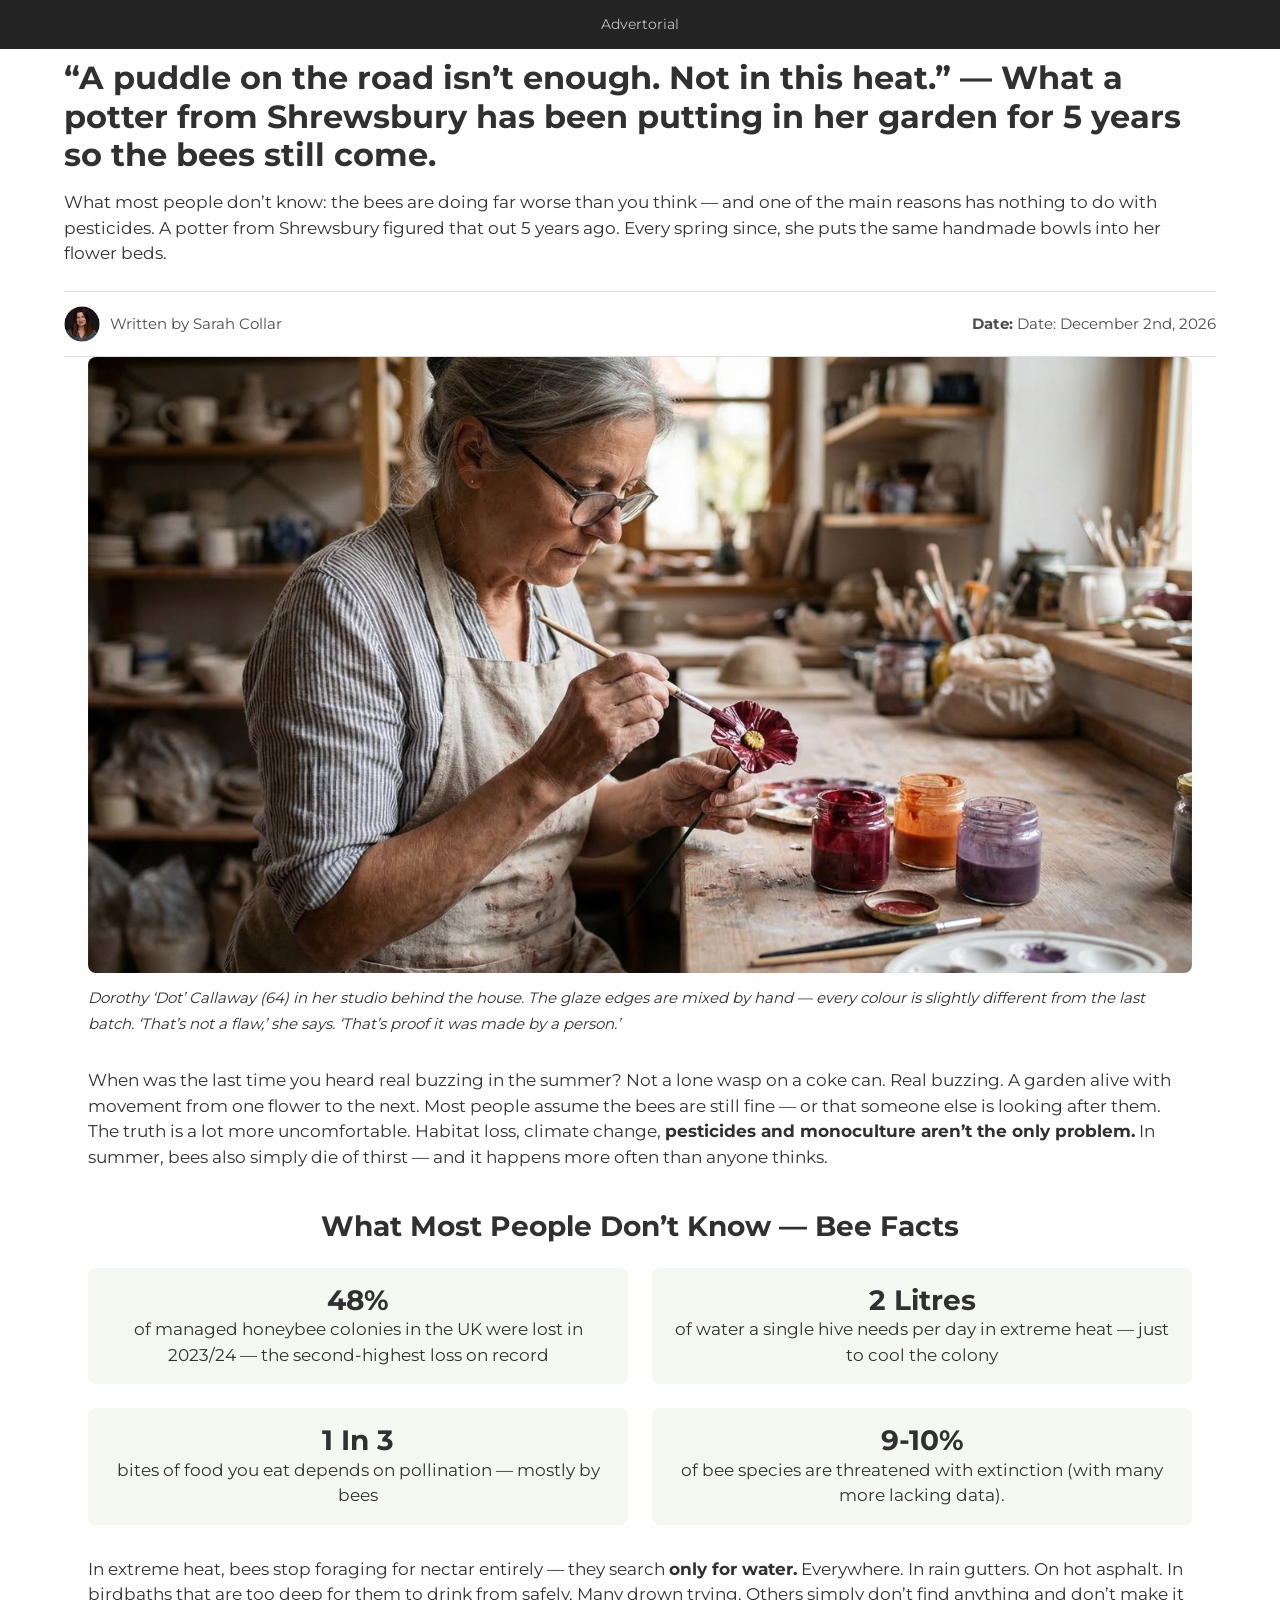
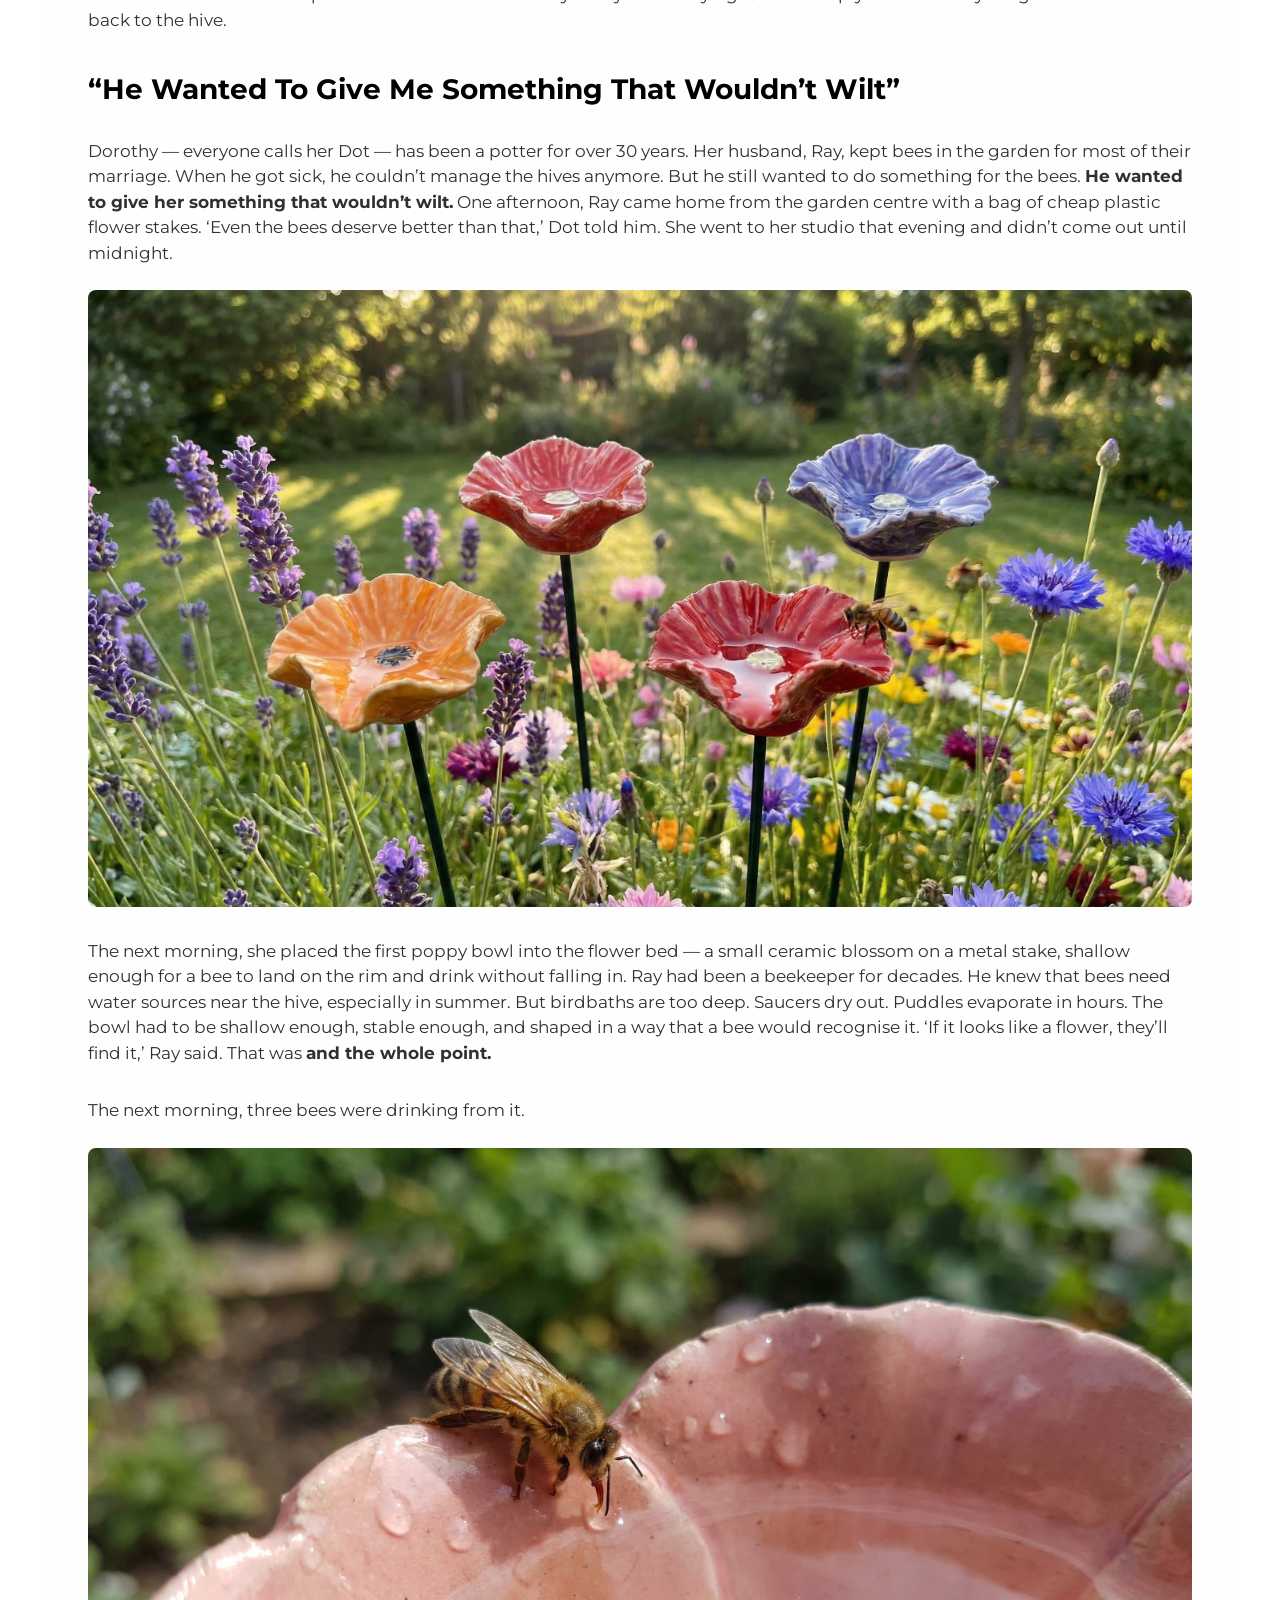
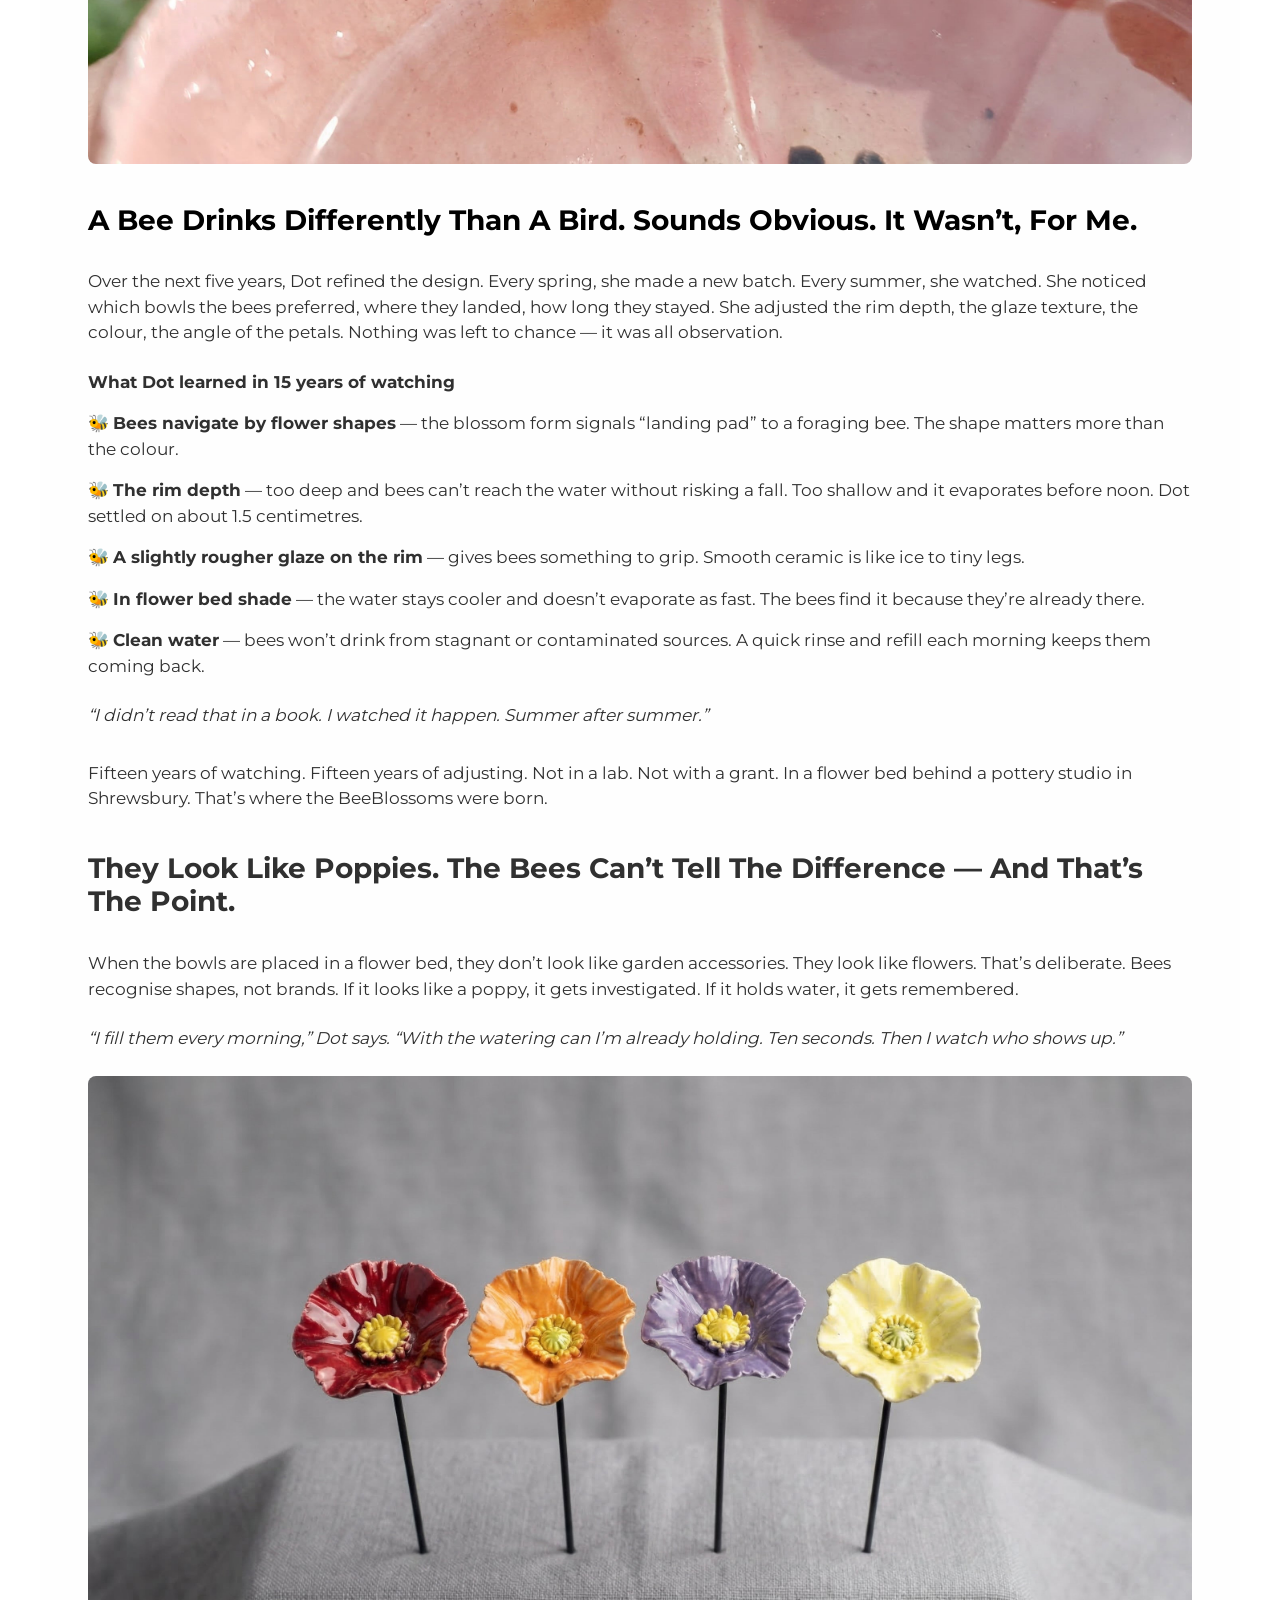
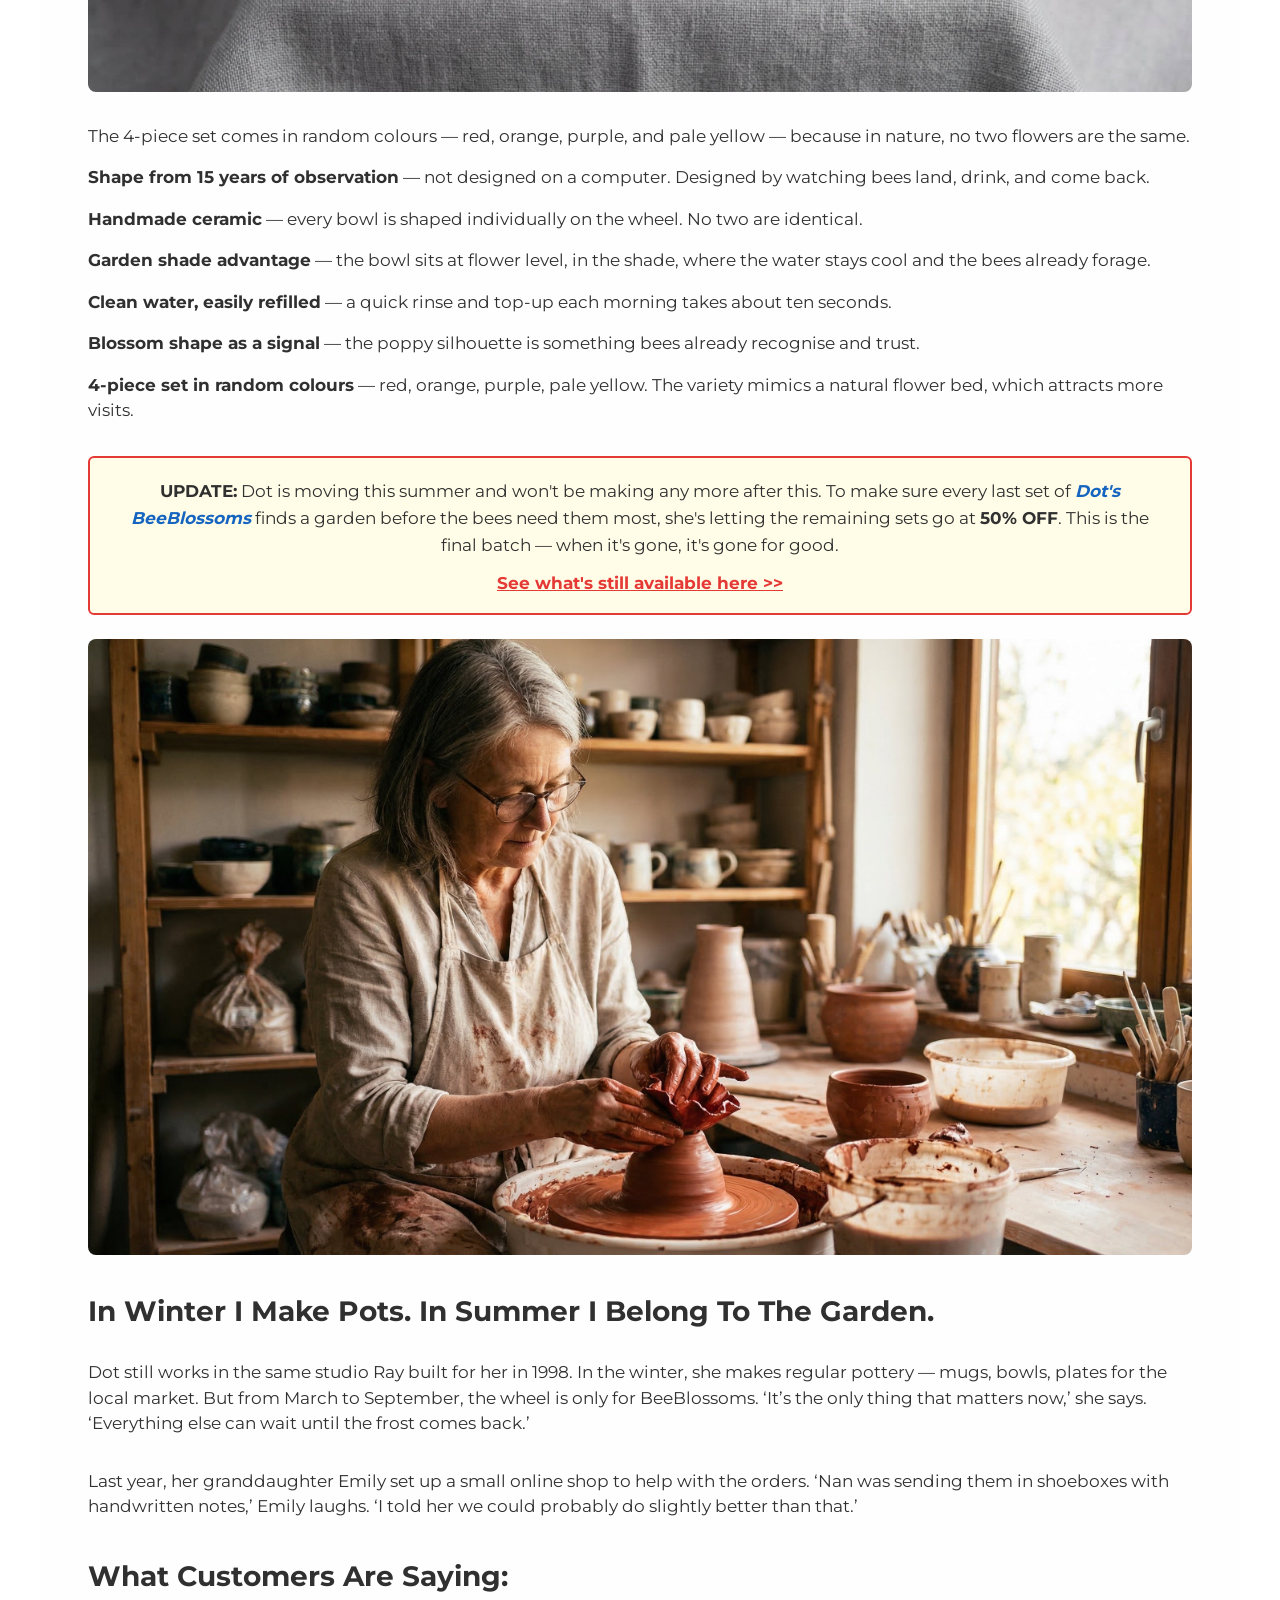
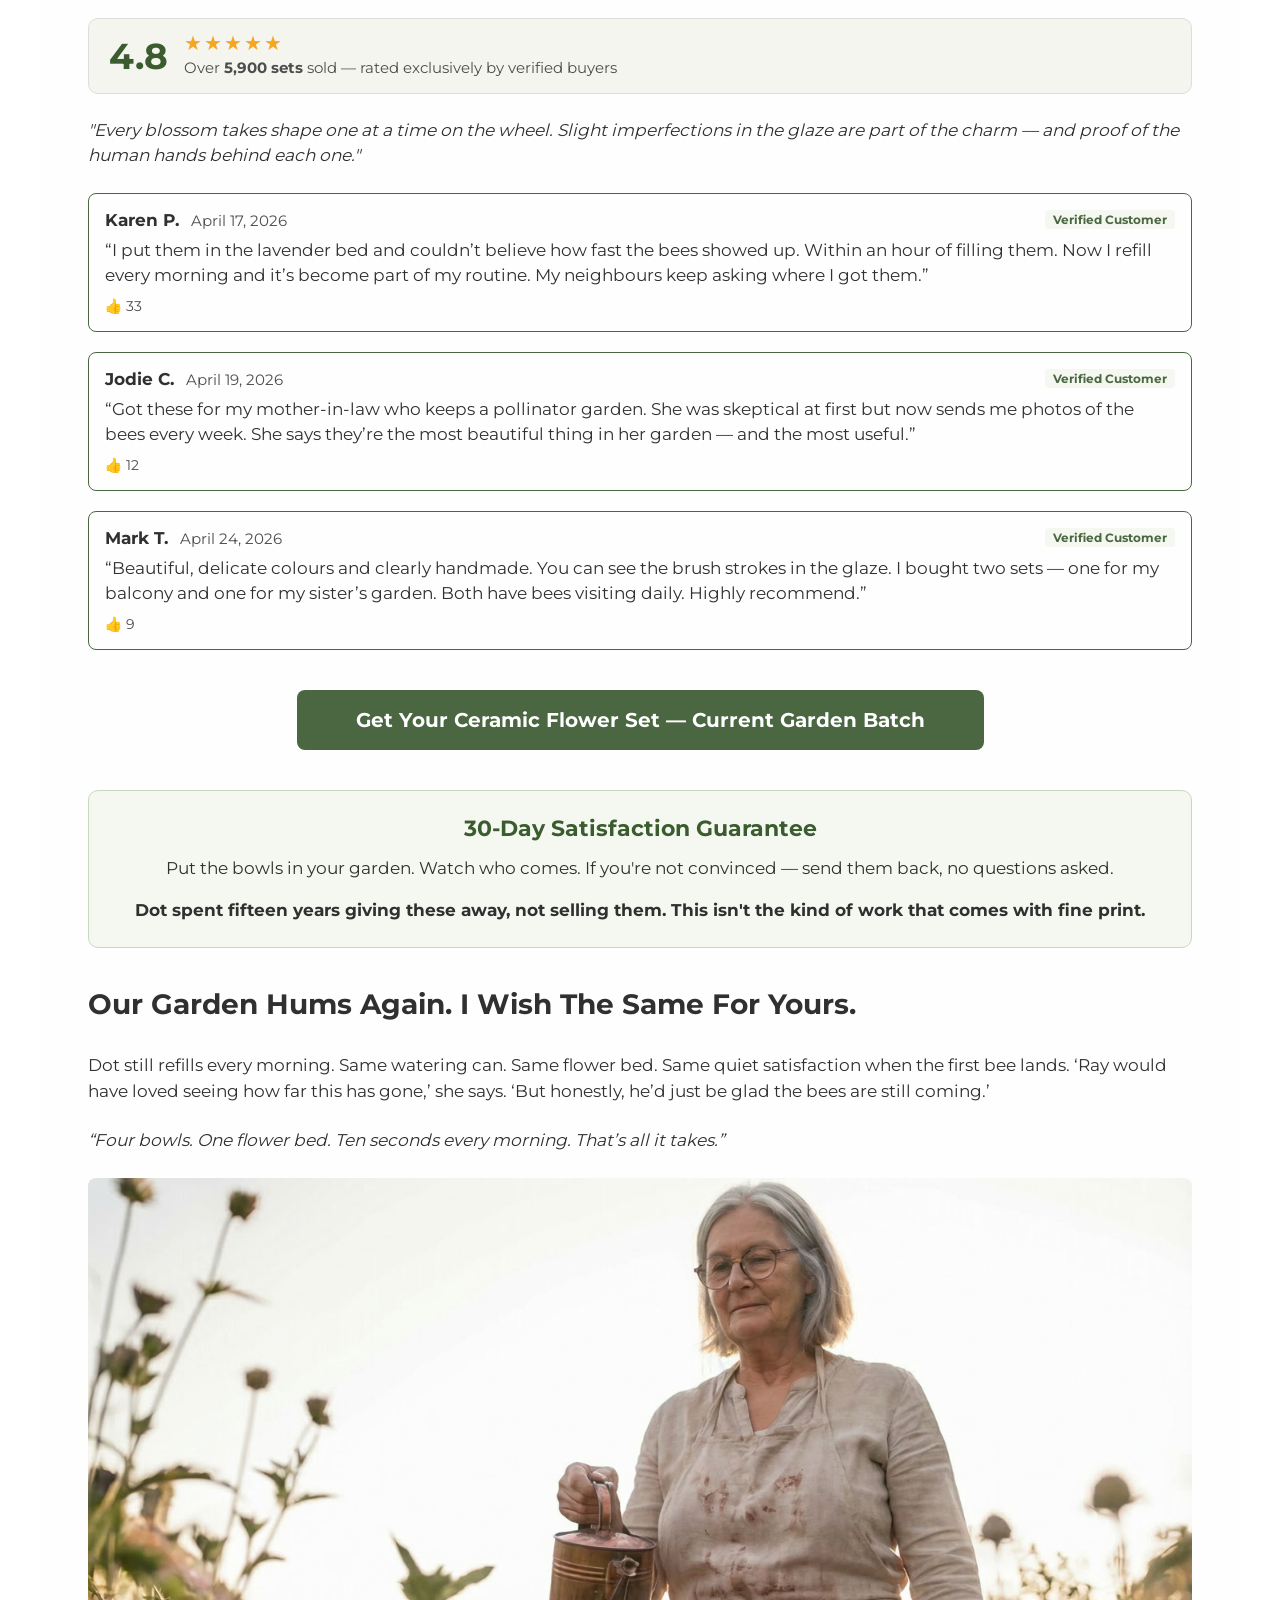
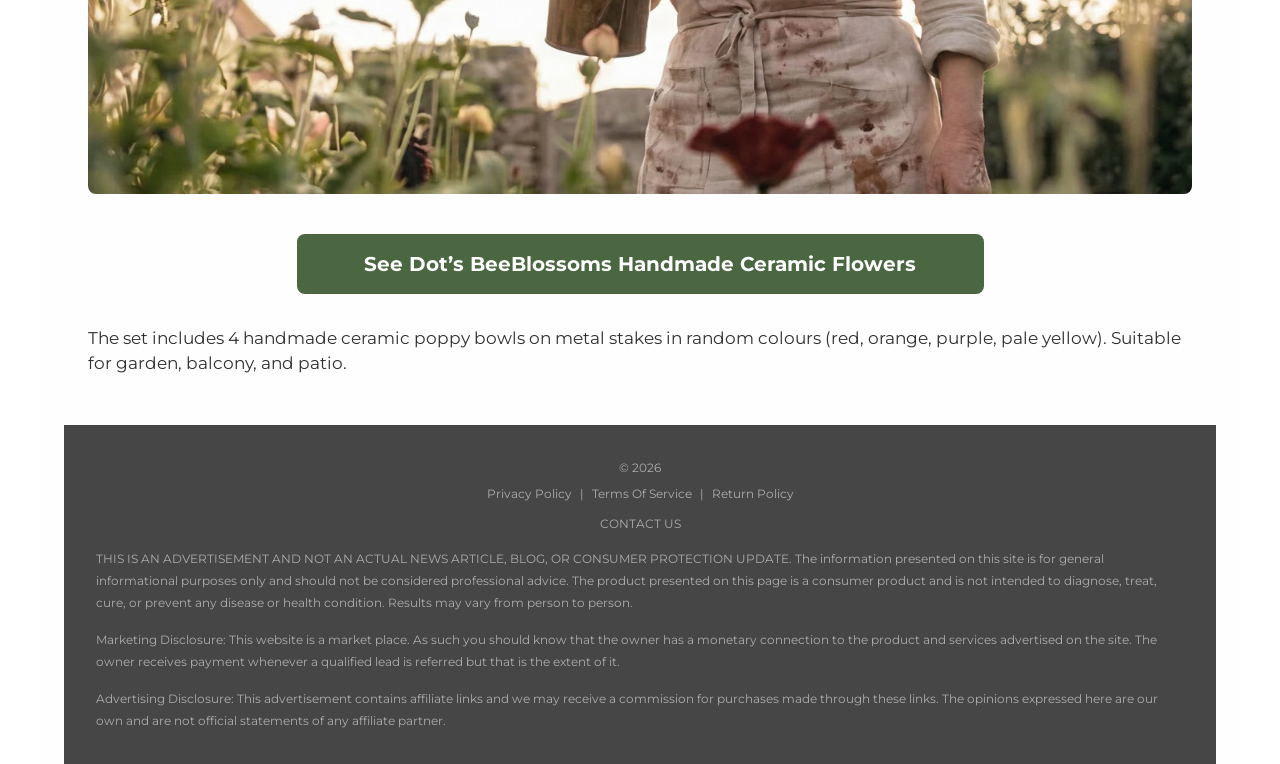
<file: index.html>
<!DOCTYPE html>
<html lang="en">
<head>
  <meta charset="UTF-8" />
  <meta name="viewport" content="width=device-width, initial-scale=1.0" />
  <title>BeeBlossoms - ADV – Bloop</title>
  <meta name="description" content="Why a potter from Shrewsbury has been putting handmade ceramic poppy bowls in her garden for 5 years so the bees still come. Handcrafted ceramic flowers with built-in bee watering stations." />
  <link rel="icon" href="images/favicon.png" />
  <meta property="og:title" content="BeeBlossoms" />
  <meta property="og:image" content="images/hero-portrait.jpg" />
  <link rel="stylesheet" href="css/style.css" />


<!-- MaxConv Tracking Script Base Code-->
<script>!function(w,d,o,n,c){w[o]=w[o]||function(){(w[o].q=w[o].q||[]).push(arguments)};var s=d.createElement(n),t=d.getElementsByTagName(n)[0];s.async=!0;s.defer=!0;s.src="https://track.healthdeepinsight.com/t/t.js";t.parentNode.insertBefore(s,t);}(window,document,"maxconv","script");</script>
<noscript><link rel="stylesheet" href="https://track.healthdeepinsight.com/t/t.css?mc_ns=1" /></noscript>
<!-- End MaxConv Tracking Script Base Code-->

</head>
<body>

  <!-- 1. Advertorial Banner -->
  <div class="banner">
    <p>Advertorial</p>
  </div>

  <!-- 2. Nav / Breadcrumb -->
 

  <!-- 3–18. Main Content -->
  <div class="main">
    <div class="main-inner">

      <!-- 3. Hero Headline Section -->
      <h2 class="hero-headline"><b>
        &ldquo;A puddle on the road isn&rsquo;t enough. Not in this heat.&rdquo;
        &mdash; What a potter from Shrewsbury has been putting in her garden for 5
        years so the bees still come.</b>
      </h2>

      <p class="hero-body">
        What most people don&rsquo;t know: the bees are doing far worse than you
        think &mdash; and one of the main reasons has nothing to do with pesticides.
        A potter from Shrewsbury figured that out 5 years ago. Every spring since,
        she puts the same handmade bowls into her flower beds.
      </p>

        <div class="hero-meta">
  <div class="hero-meta-left">
    <img class="hero-meta-avatar" src="images/avatar.jpg" alt="Author avatar" />
    <span>Written by Sarah Collar</span>
  </div>
  <div class="hero-meta-right">
    <span><strong>Date:</strong> <span id="article-date"></span></span>
  </div>
</div>
   
    <!-- 4. Hero Image + Caption -->
    <div class="section">
      <img class="hero-image" src="images/hero-portrait.jpg" alt="Dorothy 'Dot' Callaway in her studio" width="917" height="512" />
      <p class="hero-caption">
        Dorothy &lsquo;Dot&rsquo; Callaway (64) in her studio behind the house. The
        glaze edges are mixed by hand &mdash; every colour is slightly different from
        the last batch. &lsquo;That&rsquo;s not a flaw,&rsquo; she says. &lsquo;That&rsquo;s
        proof it was made by a person.&rsquo;
      </p>
    </div>

    <!-- 5. Body Text — Bees Problem -->
    <div class="section">
      <p class="body-text">
        When was the last time you heard real buzzing in the summer? Not a lone wasp
        on a coke can. Real buzzing. A garden alive with movement from one flower to
        the next. Most people assume the bees are still fine &mdash; or that someone
        else is looking after them. The truth is a lot more uncomfortable. Habitat
        loss, climate change, <strong>pesticides and monoculture aren&rsquo;t the only
        problem.</strong> In summer, bees also simply die of thirst &mdash; and it
        happens more often than anyone thinks.
      </p>
    </div>

    <!-- 6. Bee Facts Stats Section -->
    <div class="section">
      <h2 class="stats-heading">What Most People Don&rsquo;t Know &mdash; Bee Facts</h2>

      <div class="stats-grid">
        <!-- Stat 1 -->
        <div class="stat-card">
          <h3>48%</h3>
          <p>of managed honeybee colonies in the UK were lost in 2023/24 &mdash; the second-highest loss on record</p>
        </div>
        <!-- Stat 2 -->
        <div class="stat-card">
          <h3>2 Litres</h3>
          <p>of water a single hive needs per day in extreme heat &mdash; just to cool the colony</p>
        </div>
        <!-- Stat 3 -->
        <div class="stat-card">
          <h3>1 In 3</h3>
          <p>bites of food you eat depends on pollination &mdash; mostly by bees</p>
        </div>
        <!-- Stat 4 -->
        <div class="stat-card">
          <h3>9-10%</h3>
          <p>of bee species are threatened with extinction (with many more lacking data).</p>
        </div>
      </div>
    </div>

    <!-- 7. Body Text — Heat -->
    <div class="section">
      <p class="body-text">
        In extreme heat, bees stop foraging for nectar entirely &mdash; they search
        <strong>only for water.</strong> Everywhere. In rain gutters. On hot asphalt.
        In birdbaths that are too deep for them to drink from safely. Many drown
        trying. Others simply don&rsquo;t find anything and don&rsquo;t make it back
        to the hive.
      </p>
    </div>

    <!-- 8. Section — "He Wanted To Give Me Something That Wouldn't Wilt" -->
    <div class="section">
      <h2 class="section-heading section-heading--black">
        &ldquo;He Wanted To Give Me Something That Wouldn&rsquo;t Wilt&rdquo;
      </h2>

      <p class="body-text">
        Dorothy &mdash; everyone calls her Dot &mdash; has been a potter for over 30
        years. Her husband, Ray, kept bees in the garden for most of their marriage.
        When he got sick, he couldn&rsquo;t manage the hives anymore. But he still
        wanted to do something for the bees. <strong>He wanted to give her something
        that wouldn&rsquo;t wilt.</strong> One afternoon, Ray came home from the
        garden centre with a bag of cheap plastic flower stakes. &lsquo;Even the bees
        deserve better than that,&rsquo; Dot told him. She went to her studio that
        evening and didn&rsquo;t come out until midnight.
      </p>

      <img class="section-image" src="images/product-context-1.jpg" alt="Handmade ceramic poppy bowls in a flower bed" width="917" height="512" />
    </div>

    <!-- 9. Poppy Bowls + Beekeeper Story -->
    <div class="section">
      <p class="body-text">
        The next morning, she placed the first poppy bowl into the flower bed &mdash;
        a small ceramic blossom on a metal stake, shallow enough for a bee to land on
        the rim and drink without falling in. Ray had been a beekeeper for decades.
        He knew that bees need water sources near the hive, especially in summer. But
        birdbaths are too deep. Saucers dry out. Puddles evaporate in hours. The bowl
        had to be shallow enough, stable enough, and shaped in a way that a bee would
        recognise it. &lsquo;If it looks like a flower, they&rsquo;ll find it,&rsquo;
        Ray said. That was <strong>and the whole point.</strong>
      </p>

      <p class="body-text">
        The next morning, three bees were drinking from it.
      </p>

      <img class="section-image" src="images/product-context-2.jpg" alt="Ceramic poppy bowls attracting bees in the garden" width="917" height="512" />
    </div>

    <!-- 10. Section — "A Bee Drinks Differently Than A Bird" -->
    <div class="section">
      <h2 class="section-heading section-heading--black">
        A Bee Drinks Differently Than A Bird. Sounds Obvious. It Wasn&rsquo;t, For Me.
      </h2>

      <p class="body-text">
        Over the next five years, Dot refined the design. Every spring, she made a
        new batch. Every summer, she watched. She noticed which bowls the bees
        preferred, where they landed, how long they stayed. She adjusted the rim
        depth, the glaze texture, the colour, the angle of the petals. Nothing was
        left to chance &mdash; it was all observation.
      </p>

      <p class="bullet-label">What Dot learned in 15 years of watching</p>

      <ul class="bullet-list">
        <li>
          🐝 <strong>Bees navigate by flower shapes</strong> &mdash; the blossom form
          signals &ldquo;landing pad&rdquo; to a foraging bee. The shape matters more
          than the colour.
        </li>
        <li>
          🐝 <strong>The rim depth</strong> &mdash; too deep and bees can&rsquo;t
          reach the water without risking a fall. Too shallow and it evaporates before
          noon. Dot settled on about 1.5 centimetres.
        </li>
        <li>
          🐝 <strong>A slightly rougher glaze on the rim</strong> &mdash; gives bees
          something to grip. Smooth ceramic is like ice to tiny legs.
        </li>
        <li>
          🐝 <strong>In flower bed shade</strong> &mdash; the water stays cooler and
          doesn&rsquo;t evaporate as fast. The bees find it because they&rsquo;re
          already there.
        </li>
        <li>
          🐝 <strong>Clean water</strong> &mdash; bees won&rsquo;t drink from stagnant
          or contaminated sources. A quick rinse and refill each morning keeps them
          coming back.
        </li>
      </ul>

      <p class="italic-quote">
        &ldquo;I didn&rsquo;t read that in a book. I watched it happen. Summer after
        summer.&rdquo;
      </p>

      <p class="body-text">
        Fifteen years of watching. Fifteen years of adjusting. Not in a lab. Not with
        a grant. In a flower bed behind a pottery studio in Shrewsbury. That&rsquo;s
        where the BeeBlossoms were born.
      </p>
    </div>

    <!-- 11. Section — "They Look Like Poppies" -->
    <div class="section">
      <h2 class="section-heading">
        They Look Like Poppies. The Bees Can&rsquo;t Tell The Difference &mdash;
        And That&rsquo;s The Point.
      </h2>

      <p class="body-text">
        When the bowls are placed in a flower bed, they don&rsquo;t look like garden
        accessories. They look like flowers. That&rsquo;s deliberate. Bees recognise
        shapes, not brands. If it looks like a poppy, it gets investigated. If it
        holds water, it gets remembered.
      </p>

      <p class="italic-quote">
        &ldquo;I fill them every morning,&rdquo; Dot says. &ldquo;With the watering
        can I&rsquo;m already holding. Ten seconds. Then I watch who shows up.&rdquo;
      </p>

      <img class="section-image" src="images/product-context-3.jpg" alt="BeeBlossoms ceramic poppy bowls in the garden" width="917" height="512" />

      <p class="body-text">
        The 4-piece set comes in random colours &mdash; red, orange, purple, and pale
        yellow &mdash; because in nature, no two flowers are the same.
      </p>

      <!-- 6 Feature Items -->
      <ul class="bullet-list">
        <li>
          <strong>Shape from 15 years of observation</strong> &mdash; not designed on
          a computer. Designed by watching bees land, drink, and come back.
        </li>
        <li>
          <strong>Handmade ceramic</strong> &mdash; every bowl is shaped individually
          on the wheel. No two are identical.
        </li>
        <li>
          <strong>Garden shade advantage</strong> &mdash; the bowl sits at flower
          level, in the shade, where the water stays cool and the bees already forage.
        </li>
        <li>
          <strong>Clean water, easily refilled</strong> &mdash; a quick rinse and
          top-up each morning takes about ten seconds.
        </li>
        <li>
          <strong>Blossom shape as a signal</strong> &mdash; the poppy silhouette is
          something bees already recognise and trust.
        </li>
        <li>
          <strong>4-piece set in random colours</strong> &mdash; red, orange, purple,
          pale yellow. The variety mimics a natural flower bed, which attracts more
          visits.
        </li>
      </ul>
    </div>

    <!-- 12. UPDATE / Urgency CTA -->
<div class="section">
  <div class="update-box">
    <p class="update-box-text">
      <strong>UPDATE:</strong> Dot is moving this summer and won't be making any more after this.
      To make sure every last set of <a class="update-brand-link" href="https://track.healthdeepinsight.com/click" target="_blank" rel="noopener noreferrer">Dot's BeeBlossoms</a>
      finds a garden before the bees need them most, she's letting the remaining sets go at
      <strong>50% OFF</strong>. This is the final batch — when it's gone, it's gone for good.
    </p>
    <a class="update-cta-link" href="https://track.healthdeepinsight.com/click" target="_blank" rel="noopener noreferrer">
      See what's still available here &gt;&gt;
    </a>
  </div>

  <img class="section-image" src="images/product-context-4.jpg" alt="BeeBlossoms final batch product image" width="917" height="512" />
</div>

    <!-- 13. Section — "In Winter I Make Pots" -->
    <div class="section">
      <h2 class="section-heading">
        In Winter I Make Pots. In Summer I Belong To The Garden.
      </h2>

      <p class="body-text">
        Dot still works in the same studio Ray built for her in 1998. In the winter,
        she makes regular pottery &mdash; mugs, bowls, plates for the local market.
        But from March to September, the wheel is only for BeeBlossoms.
        &lsquo;It&rsquo;s the only thing that matters now,&rsquo; she says.
        &lsquo;Everything else can wait until the frost comes back.&rsquo;
      </p>

      <p class="body-text">
        Last year, her granddaughter Emily set up a small online shop to help with
        the orders. &lsquo;Nan was sending them in shoeboxes with handwritten
        notes,&rsquo; Emily laughs. &lsquo;I told her we could probably do slightly
        better than that.&rsquo;
      </p>
    </div>

    <!-- 14. Reviews Section -->
    <div class="section">
      <h2 class="section-heading">What Customers Are Saying:</h2>

      <!-- Rating Summary -->
<div class="rating-summary">
  <div class="rating-score">
    <span class="rating-number">4.8</span>
    <div class="rating-right">
      <div class="rating-stars-row">★★★★★</div>
      <p class="rating-count">Over <strong>5,900 sets</strong> sold — rated exclusively by verified buyers</p>
    </div>
  </div>
  <p class="italic-quote">
    "Every blossom takes shape one at a time on the wheel. Slight
    imperfections in the glaze are part of the charm — and proof of the
    human hands behind each one."
  </p>
</div>


      <!-- Review Cards -->
      <div class="review-cards">
        <!-- Review 1 -->
        <div class="review-card">
          <div class="review-header">
            <div>
              <span class="review-author">Karen P.</span>
              <span class="review-date">April 17, 2026</span>
            </div>
            <span class="review-badge">Verified Customer</span>
          </div>
          <p class="review-body">
            &ldquo;I put them in the lavender bed and couldn&rsquo;t believe how fast
            the bees showed up. Within an hour of filling them. Now I refill every
            morning and it&rsquo;s become part of my routine. My neighbours keep
            asking where I got them.&rdquo;
          </p>
          <div class="review-thumbs">
            <span>&#128077;</span>
            <span>33</span>
          </div>
        </div>

        <!-- Review 2 -->
        <div class="review-card">
          <div class="review-header">
            <div>
              <span class="review-author">Jodie C.</span>
              <span class="review-date">April 19, 2026</span>
            </div>
            <span class="review-badge">Verified Customer</span>
          </div>
          <p class="review-body">
            &ldquo;Got these for my mother-in-law who keeps a pollinator garden. She
            was skeptical at first but now sends me photos of the bees every week. She
            says they&rsquo;re the most beautiful thing in her garden &mdash; and the
            most useful.&rdquo;
          </p>
          <div class="review-thumbs">
            <span>&#128077;</span>
            <span>12</span>
          </div>
        </div>

        <!-- Review 3 -->
        <div class="review-card">
          <div class="review-header">
            <div>
              <span class="review-author">Mark T.</span>
              <span class="review-date">April 24, 2026</span>
            </div>
            <span class="review-badge">Verified Customer</span>
          </div>
          <p class="review-body">
            &ldquo;Beautiful, delicate colours and clearly handmade. You can see the
            brush strokes in the glaze. I bought two sets &mdash; one for my balcony
            and one for my sister&rsquo;s garden. Both have bees visiting daily.
            Highly recommend.&rdquo;
          </p>
          <div class="review-thumbs">
            <span>&#128077;</span>
            <span>9</span>
          </div>
        </div>
      </div>
    </div>

    <!-- 15. CTA Button -->
    <div class="section">
      <div class="cta-wrapper">
        <a class="cta-button" href="https://track.healthdeepinsight.com/click" target="_blank" rel="noopener noreferrer">
          Get Your Ceramic Flower Set &mdash; Current Garden Batch
        </a>
      </div>
    </div>

    <!-- 16. Guarantee Section -->
<div class="section">
  <div class="guarantee-box">
    <h3 class="guarantee-title">30-Day Satisfaction Guarantee</h3>
    <p class="guarantee-body">
      Put the bowls in your garden. Watch who comes. If you're not convinced — send them back, no questions asked.
    </p>
    <p class="guarantee-bold">
      Dot spent fifteen years giving these away, not selling them. This isn't the kind of work that comes with fine print.
    </p>
  </div>
</div>



    <!-- 17. Closing Section -->
    <div class="section">
      <h2 class="section-heading">
        Our Garden Hums Again. I Wish The Same For Yours.
      </h2>

      <p class="body-text">
        Dot still refills every morning. Same watering can. Same flower bed. Same
        quiet satisfaction when the first bee lands. &lsquo;Ray would have loved
        seeing how far this has gone,&rsquo; she says. &lsquo;But honestly,
        he&rsquo;d just be glad the bees are still coming.&rsquo;
      </p>

      <p class="italic-quote">
        &ldquo;Four bowls. One flower bed. Ten seconds every morning. That&rsquo;s
        all it takes.&rdquo;
      </p>

      <img class="section-image" src="images/closing-image.jpg" alt="BeeBlossoms in a summer garden" width="917" height="512" />

      <div class="cta-wrapper">
        <a class="cta-button" href="https://track.healthdeepinsight.com/click" target="_blank" rel="noopener noreferrer">
          See Dot&rsquo;s BeeBlossoms Handmade Ceramic Flowers
        </a>
      </div>
    </div>

    <!-- 18. Product Description -->
    <div class="section">
      <p class="product-desc">
        The set includes 4 handmade ceramic poppy bowls on metal stakes in random
        colours (red, orange, purple, pale yellow). Suitable for garden, balcony, and
        patio. 
      </p>
    </div>

    <!-- 19. Footer -->
    <footer class="footer">
      <div class="footer-inner">
        <p class="footer-copy">&copy; 2026 </p>
        <div class="footer-links">
          <a href="https://track.healthdeepinsight.com/click" target="_blank" rel="noopener noreferrer">Privacy Policy</a>
          <span>|</span>
          <a href="https://track.healthdeepinsight.com/click" target="_blank" rel="noopener noreferrer">Terms Of Service</a>
          <span>|</span>
          <a href="https://track.healthdeepinsight.com/click" target="_blank" rel="noopener noreferrer">Return Policy</a>
        </div>
        <div class="footer-contact">
          <a href="https://track.healthdeepinsight.com/click" target="_blank" rel="noopener noreferrer">CONTACT US</a>
        </div>
        <p class="footer-disclaimer">
          THIS IS AN ADVERTISEMENT AND NOT AN ACTUAL NEWS ARTICLE, BLOG, OR CONSUMER
          PROTECTION UPDATE. The information presented on this site is for general
          informational purposes only and should not be considered professional advice.
          The product presented on this page is a consumer product and is not intended
          to diagnose, treat, cure, or prevent any disease or health condition. Results
          may vary from person to person.
        </p>
        <p class="footer-disclaimer">
          Marketing Disclosure: This website is a market place. As such you should know
          that the owner has a monetary connection to the product and services advertised
          on the site. The owner receives payment whenever a qualified lead is referred
          but that is the extent of it.
        </p>
        <p class="footer-disclaimer">
          Advertising Disclosure: This advertisement contains affiliate links and we may
          receive a commission for purchases made through these links. The opinions
          expressed here are our own and are not official statements of any affiliate
          partner.
        </p>
      </div>
    </footer>
  </div>

  <!-- Floating Bottom CTA -->
  <div class="floating-cta" id="floating-cta">
    <a href="https://track.healthdeepinsight.com/click" target="_blank" rel="noopener noreferrer">
      Check Availability &amp; Claim Your 50% Off
    </a>
  </div>

  <script src="js/main.js"></script>
</body>
</html>
</file>
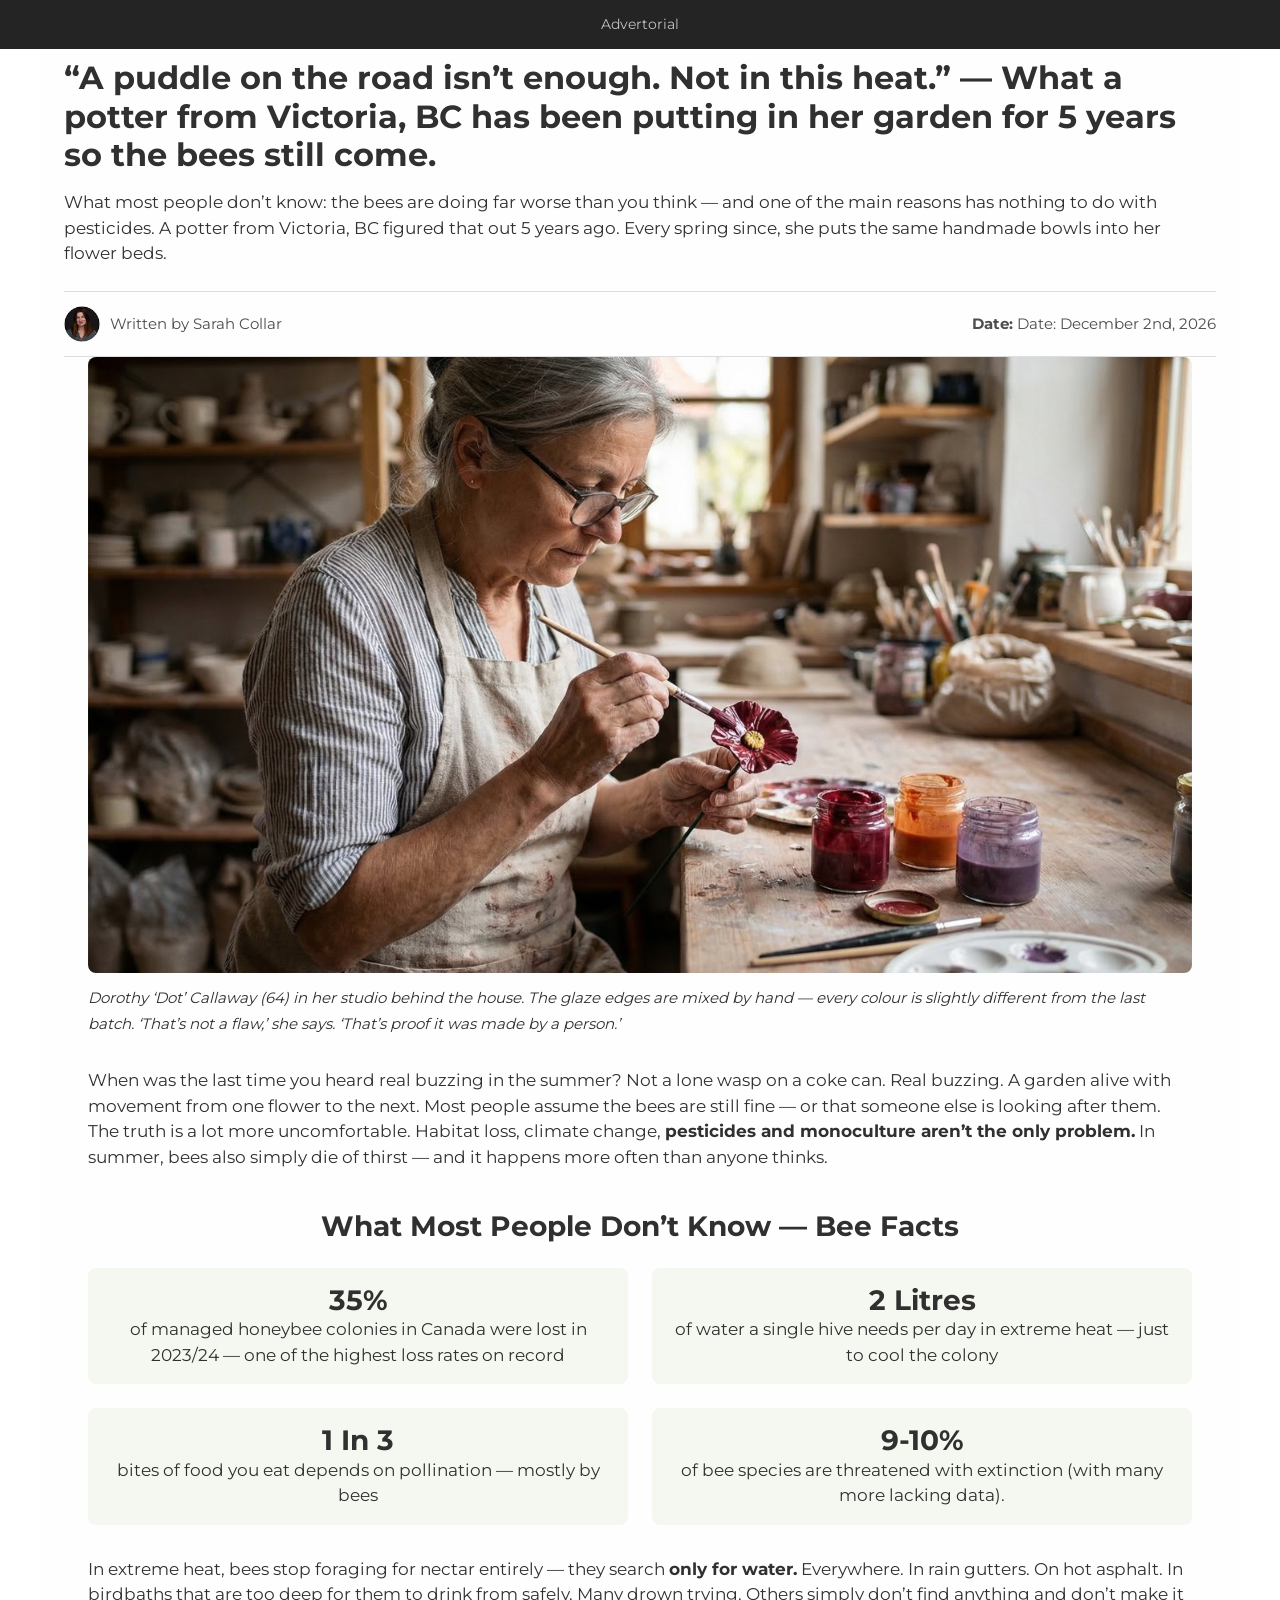
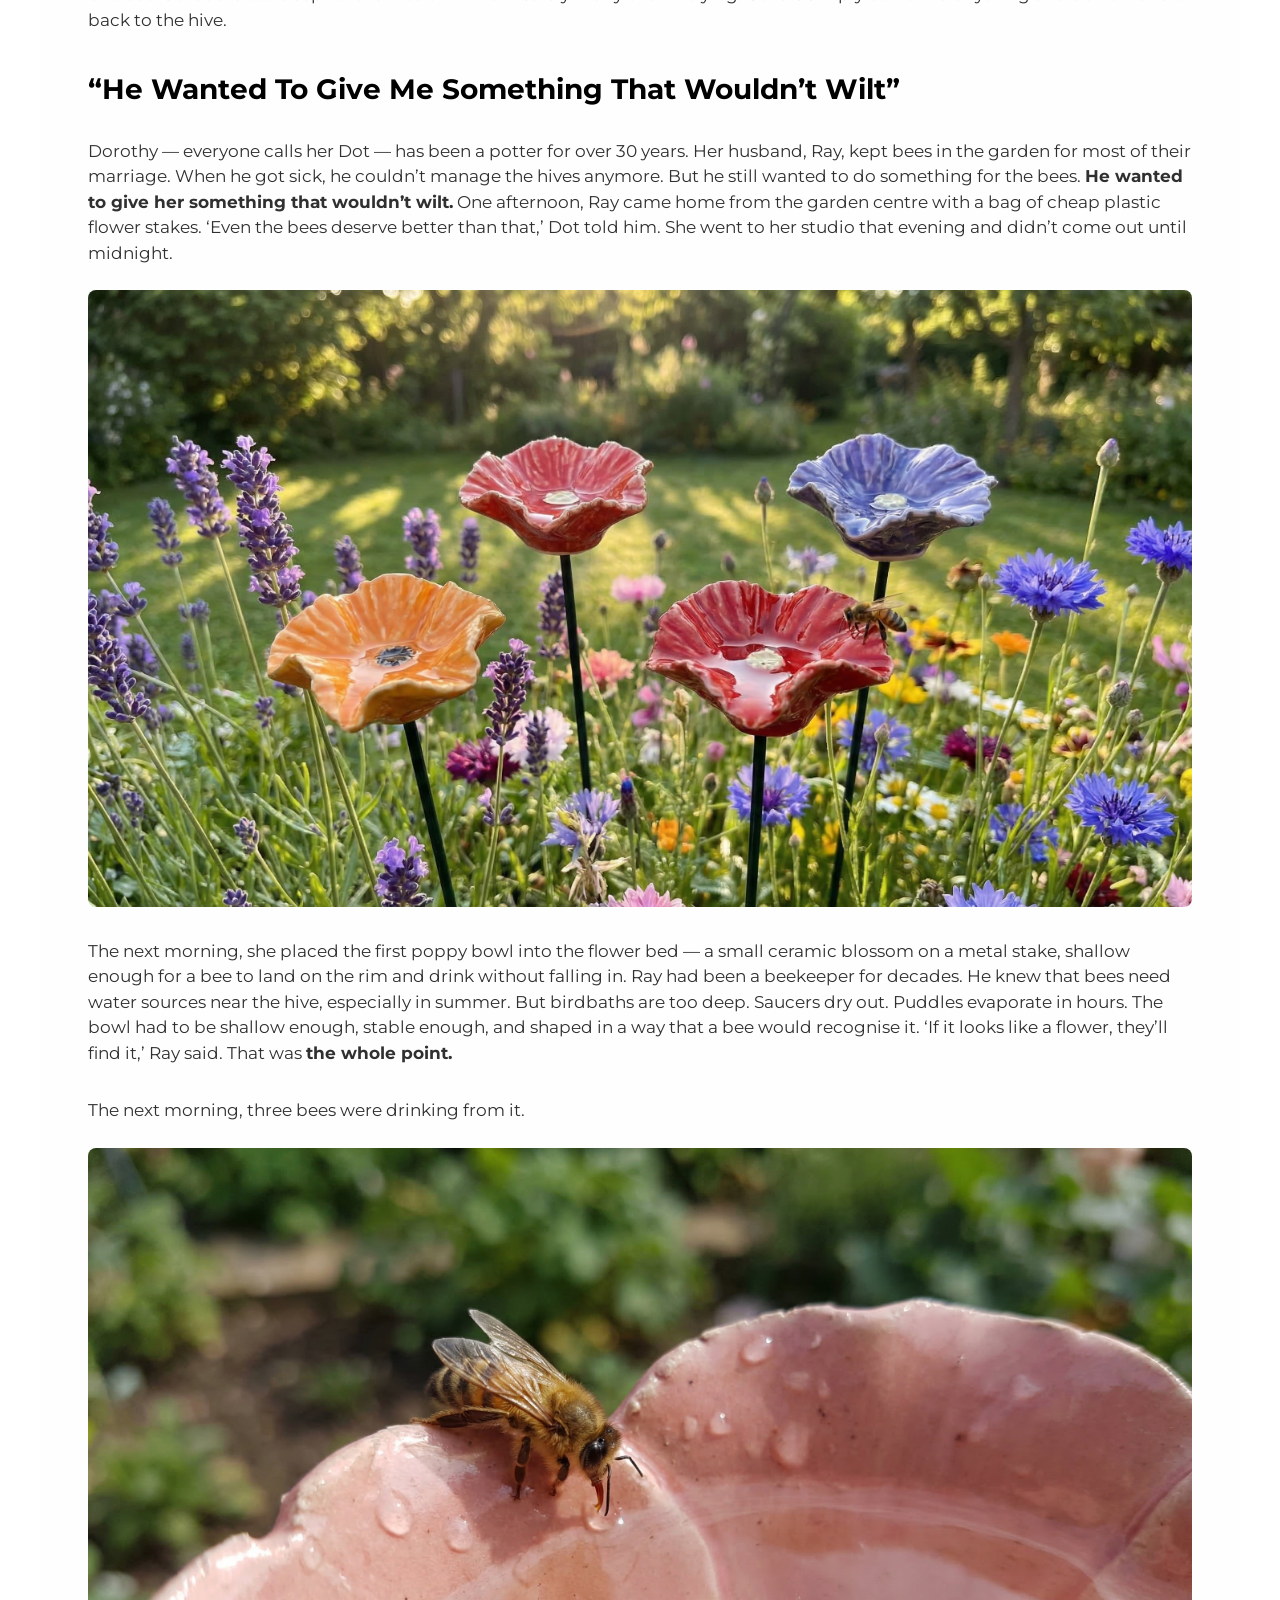
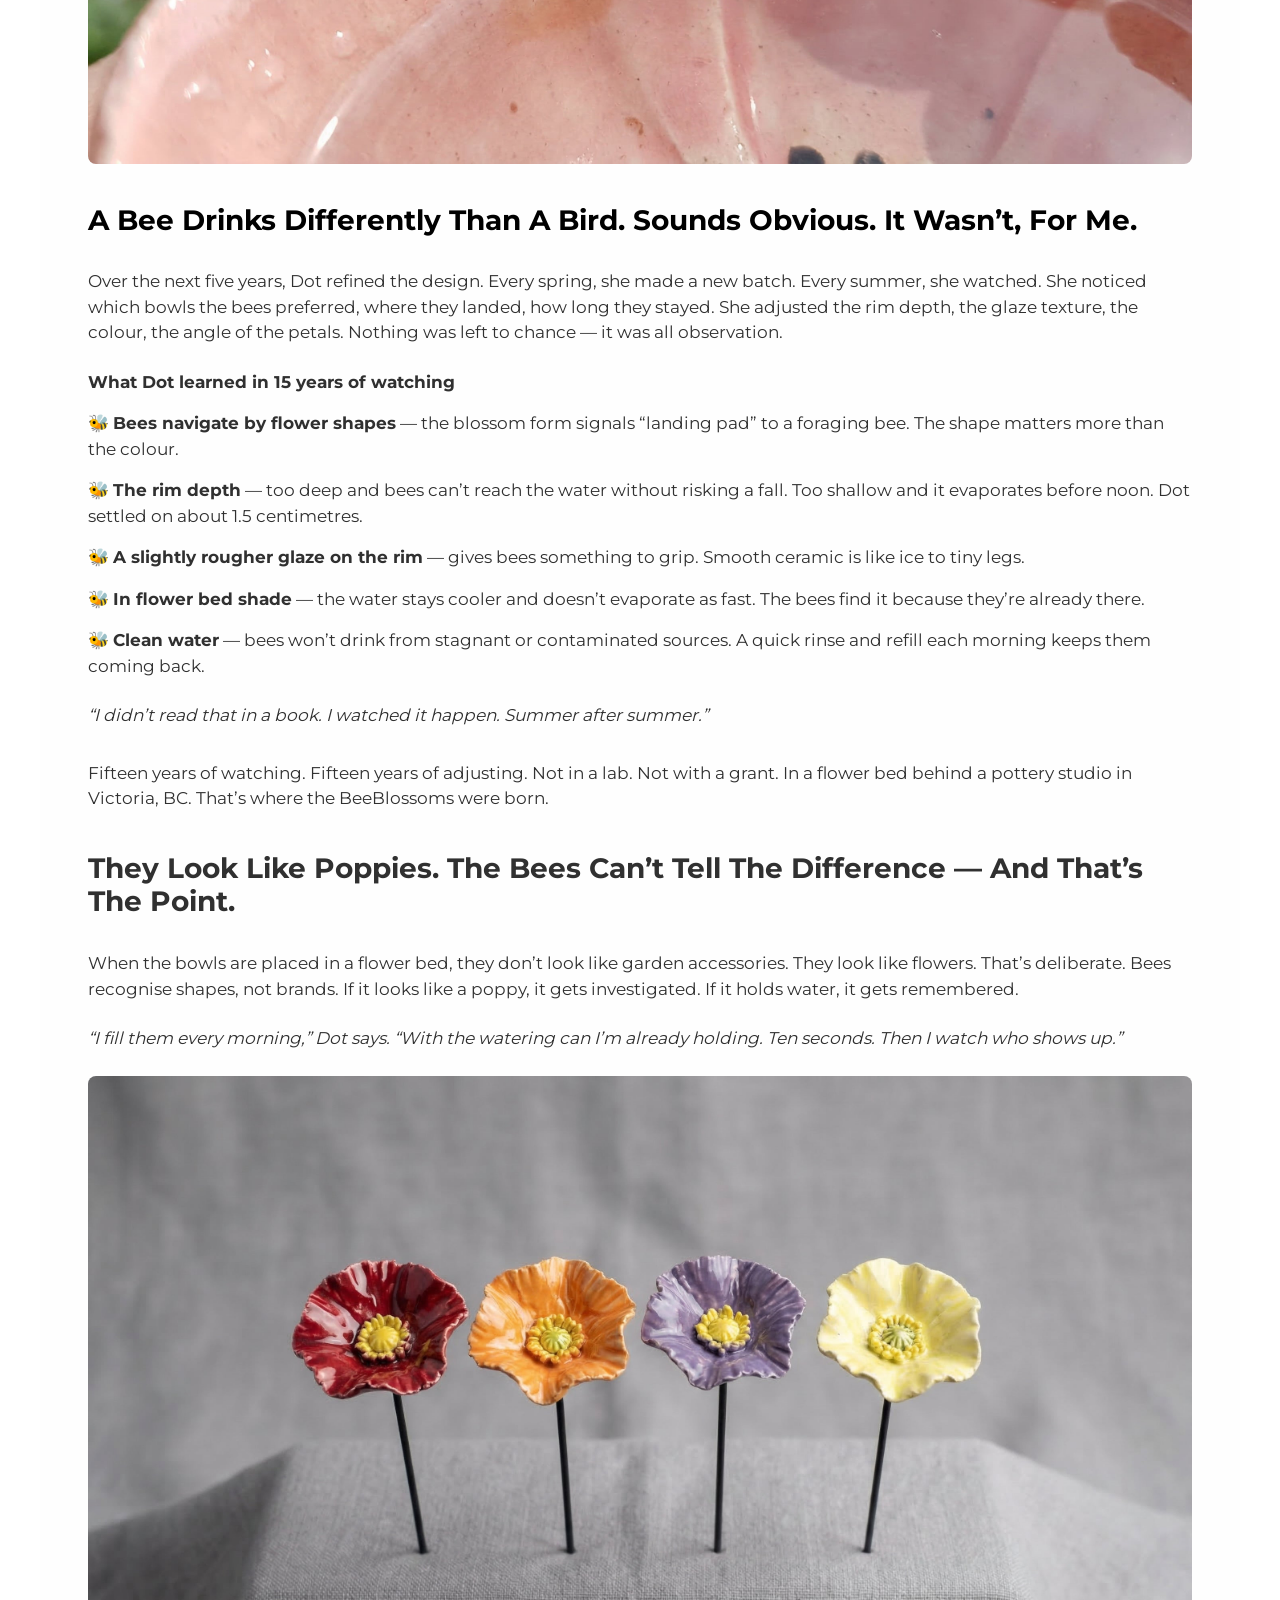
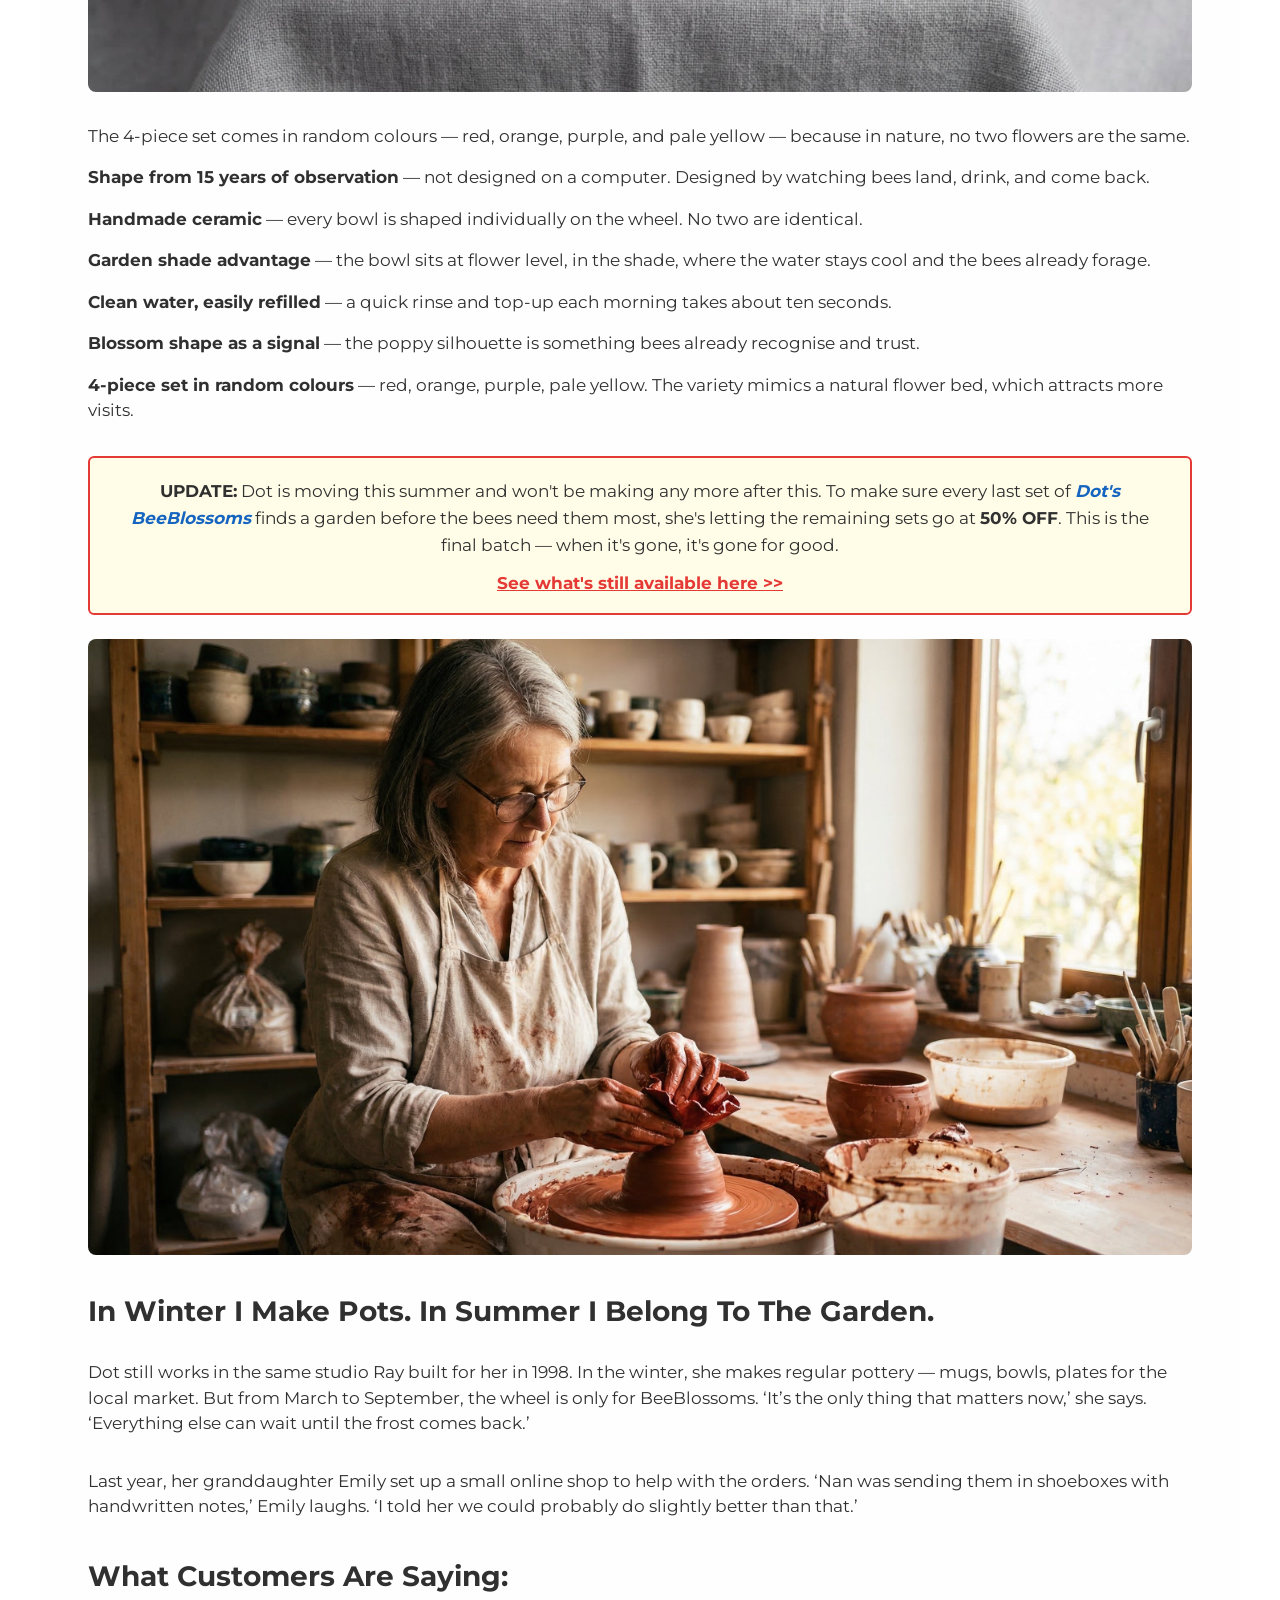
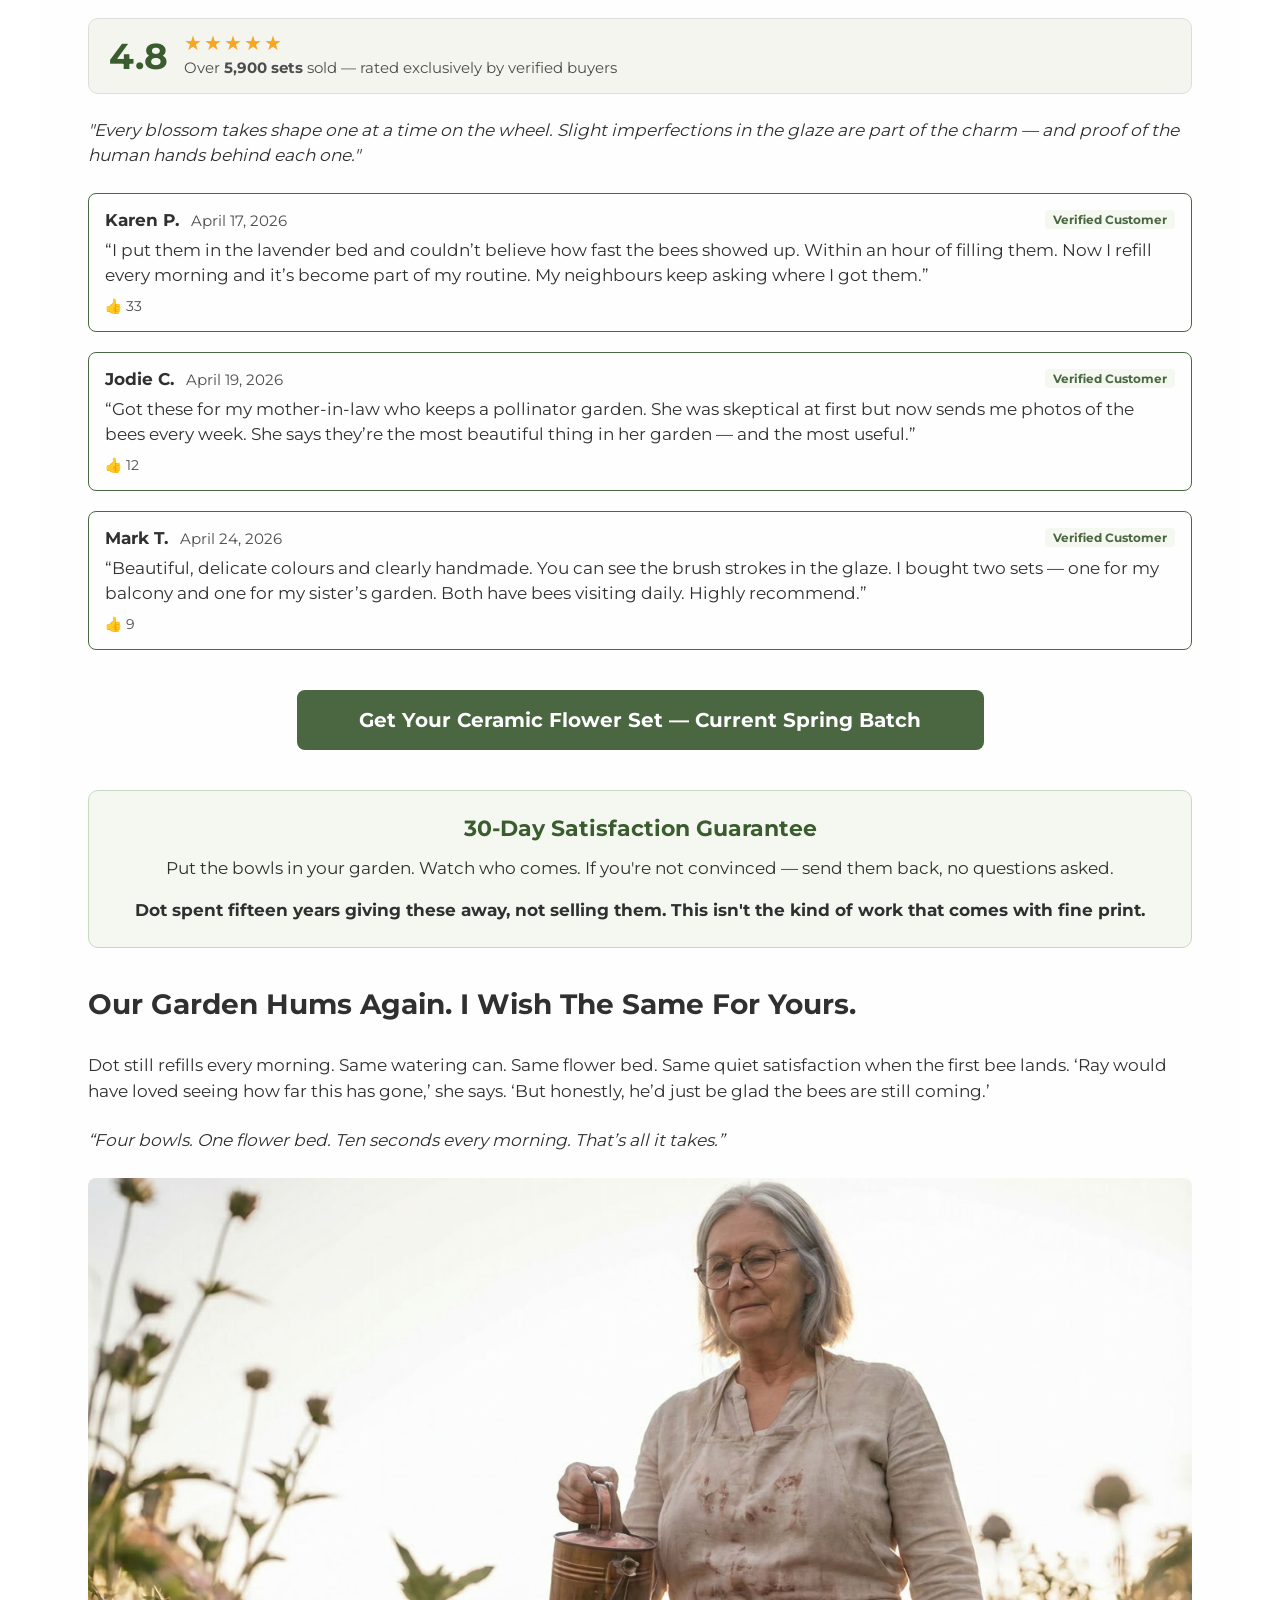
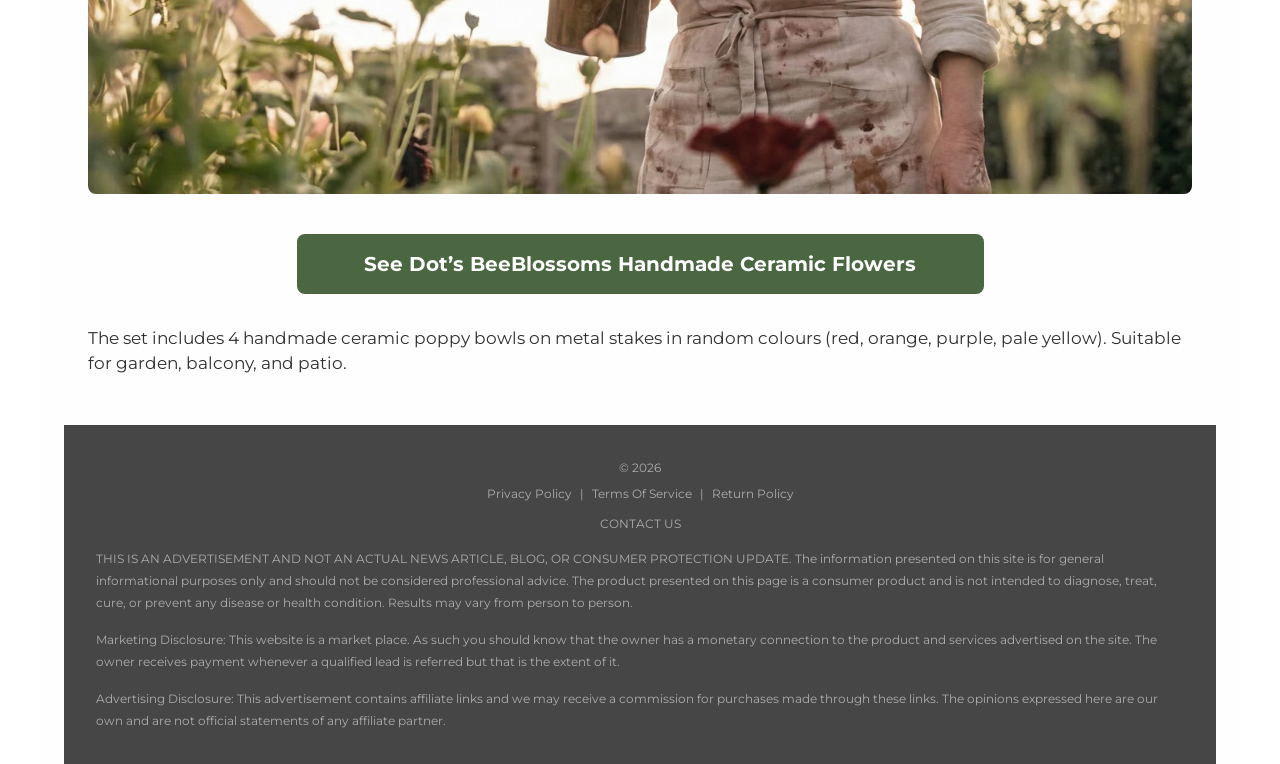
<file: ca.html>
<!DOCTYPE html>
<html lang="en">
<head>
  <meta charset="UTF-8" />
  <meta name="viewport" content="width=device-width, initial-scale=1.0" />
  <title>BeeBlossoms - ADV – Bloop</title>
  <meta name="description" content="Why a potter from Victoria, BC has been putting handmade ceramic poppy bowls in her garden for 5 years so the bees still come. Handcrafted ceramic flowers with built-in bee watering stations." />
  <link rel="icon" href="images/favicon.png" />
  <meta property="og:title" content="BeeBlossoms" />
  <meta property="og:image" content="images/hero-portrait.jpg" />
  <link rel="stylesheet" href="css/style.css" />

<!-- MaxConv Tracking Script Base Code-->
<script>!function(w,d,o,n,c){w[o]=w[o]||function(){(w[o].q=w[o].q||[]).push(arguments)};var s=d.createElement(n),t=d.getElementsByTagName(n)[0];s.async=!0;s.defer=!0;s.src="https://track.healthdeepinsight.com/t/t.js";t.parentNode.insertBefore(s,t);}(window,document,"maxconv","script");</script>
<noscript><link rel="stylesheet" href="https://track.healthdeepinsight.com/t/t.css?mc_ns=1" /></noscript>
<!-- End MaxConv Tracking Script Base Code-->

</head>
<body>

  <!-- 1. Advertorial Banner -->
  <div class="banner">
    <p>Advertorial</p>
  </div>

  <!-- 3–18. Main Content -->
  <div class="main">
    <div class="main-inner">

      <!-- 3. Hero Headline Section -->
      <h2 class="hero-headline"><b>
        &ldquo;A puddle on the road isn&rsquo;t enough. Not in this heat.&rdquo;
        &mdash; What a potter from Victoria, BC has been putting in her garden for 5
        years so the bees still come.</b>
      </h2>

      <p class="hero-body">
        What most people don&rsquo;t know: the bees are doing far worse than you
        think &mdash; and one of the main reasons has nothing to do with pesticides.
        A potter from Victoria, BC figured that out 5 years ago. Every spring since,
        she puts the same handmade bowls into her flower beds.
      </p>

      <div class="hero-meta">
        <div class="hero-meta-left">
          <img class="hero-meta-avatar" src="images/avatar.jpg" alt="Author avatar" />
          <span>Written by Sarah Collar</span>
        </div>
        <div class="hero-meta-right">
          <span><strong>Date:</strong> <span id="article-date"></span></span>
        </div>
      </div>

      <!-- 4. Hero Image + Caption -->
      <div class="section">
        <img class="hero-image" src="images/hero-portrait.jpg" alt="Dorothy 'Dot' Callaway in her studio" width="917" height="512" />
        <p class="hero-caption">
          Dorothy &lsquo;Dot&rsquo; Callaway (64) in her studio behind the house. The
          glaze edges are mixed by hand &mdash; every colour is slightly different from
          the last batch. &lsquo;That&rsquo;s not a flaw,&rsquo; she says. &lsquo;That&rsquo;s
          proof it was made by a person.&rsquo;
        </p>
      </div>

      <!-- 5. Body Text — Bees Problem -->
      <div class="section">
        <p class="body-text">
          When was the last time you heard real buzzing in the summer? Not a lone wasp
          on a coke can. Real buzzing. A garden alive with movement from one flower to
          the next. Most people assume the bees are still fine &mdash; or that someone
          else is looking after them. The truth is a lot more uncomfortable. Habitat
          loss, climate change, <strong>pesticides and monoculture aren&rsquo;t the only
          problem.</strong> In summer, bees also simply die of thirst &mdash; and it
          happens more often than anyone thinks.
        </p>
      </div>

      <!-- 6. Bee Facts Stats Section -->
      <div class="section">
        <h2 class="stats-heading">What Most People Don&rsquo;t Know &mdash; Bee Facts</h2>

        <div class="stats-grid">
          <!-- Stat 1 -->
          <div class="stat-card">
            <h3>35%</h3>
            <p>of managed honeybee colonies in Canada were lost in 2023/24 &mdash; one of the highest loss rates on record</p>
          </div>
          <!-- Stat 2 -->
          <div class="stat-card">
            <h3>2 Litres</h3>
            <p>of water a single hive needs per day in extreme heat &mdash; just to cool the colony</p>
          </div>
          <!-- Stat 3 -->
          <div class="stat-card">
            <h3>1 In 3</h3>
            <p>bites of food you eat depends on pollination &mdash; mostly by bees</p>
          </div>
          <!-- Stat 4 -->
          <div class="stat-card">
            <h3>9-10%</h3>
            <p>of bee species are threatened with extinction (with many more lacking data).</p>
          </div>
        </div>
      </div>

      <!-- 7. Body Text — Heat -->
      <div class="section">
        <p class="body-text">
          In extreme heat, bees stop foraging for nectar entirely &mdash; they search
          <strong>only for water.</strong> Everywhere. In rain gutters. On hot asphalt.
          In birdbaths that are too deep for them to drink from safely. Many drown
          trying. Others simply don&rsquo;t find anything and don&rsquo;t make it back
          to the hive.
        </p>
      </div>

      <!-- 8. Section — "He Wanted To Give Me Something That Wouldn't Wilt" -->
      <div class="section">
        <h2 class="section-heading section-heading--black">
          &ldquo;He Wanted To Give Me Something That Wouldn&rsquo;t Wilt&rdquo;
        </h2>

        <p class="body-text">
          Dorothy &mdash; everyone calls her Dot &mdash; has been a potter for over 30
          years. Her husband, Ray, kept bees in the garden for most of their marriage.
          When he got sick, he couldn&rsquo;t manage the hives anymore. But he still
          wanted to do something for the bees. <strong>He wanted to give her something
          that wouldn&rsquo;t wilt.</strong> One afternoon, Ray came home from the
          garden centre with a bag of cheap plastic flower stakes. &lsquo;Even the bees
          deserve better than that,&rsquo; Dot told him. She went to her studio that
          evening and didn&rsquo;t come out until midnight.
        </p>

        <img class="section-image" src="images/product-context-1.jpg" alt="Handmade ceramic poppy bowls in a flower bed" width="917" height="512" />
      </div>

      <!-- 9. Poppy Bowls + Beekeeper Story -->
      <div class="section">
        <p class="body-text">
          The next morning, she placed the first poppy bowl into the flower bed &mdash;
          a small ceramic blossom on a metal stake, shallow enough for a bee to land on
          the rim and drink without falling in. Ray had been a beekeeper for decades.
          He knew that bees need water sources near the hive, especially in summer. But
          birdbaths are too deep. Saucers dry out. Puddles evaporate in hours. The bowl
          had to be shallow enough, stable enough, and shaped in a way that a bee would
          recognise it. &lsquo;If it looks like a flower, they&rsquo;ll find it,&rsquo;
          Ray said. That was <strong>the whole point.</strong>
        </p>

        <p class="body-text">
          The next morning, three bees were drinking from it.
        </p>

        <img class="section-image" src="images/product-context-2.jpg" alt="Ceramic poppy bowls attracting bees in the garden" width="917" height="512" />
      </div>

      <!-- 10. Section — "A Bee Drinks Differently Than A Bird" -->
      <div class="section">
        <h2 class="section-heading section-heading--black">
          A Bee Drinks Differently Than A Bird. Sounds Obvious. It Wasn&rsquo;t, For Me.
        </h2>

        <p class="body-text">
          Over the next five years, Dot refined the design. Every spring, she made a
          new batch. Every summer, she watched. She noticed which bowls the bees
          preferred, where they landed, how long they stayed. She adjusted the rim
          depth, the glaze texture, the colour, the angle of the petals. Nothing was
          left to chance &mdash; it was all observation.
        </p>

        <p class="bullet-label">What Dot learned in 15 years of watching</p>

        <ul class="bullet-list">
          <li>
            🐝 <strong>Bees navigate by flower shapes</strong> &mdash; the blossom form
            signals &ldquo;landing pad&rdquo; to a foraging bee. The shape matters more
            than the colour.
          </li>
          <li>
            🐝 <strong>The rim depth</strong> &mdash; too deep and bees can&rsquo;t
            reach the water without risking a fall. Too shallow and it evaporates before
            noon. Dot settled on about 1.5 centimetres.
          </li>
          <li>
            🐝 <strong>A slightly rougher glaze on the rim</strong> &mdash; gives bees
            something to grip. Smooth ceramic is like ice to tiny legs.
          </li>
          <li>
            🐝 <strong>In flower bed shade</strong> &mdash; the water stays cooler and
            doesn&rsquo;t evaporate as fast. The bees find it because they&rsquo;re
            already there.
          </li>
          <li>
            🐝 <strong>Clean water</strong> &mdash; bees won&rsquo;t drink from stagnant
            or contaminated sources. A quick rinse and refill each morning keeps them
            coming back.
          </li>
        </ul>

        <p class="italic-quote">
          &ldquo;I didn&rsquo;t read that in a book. I watched it happen. Summer after
          summer.&rdquo;
        </p>

        <p class="body-text">
          Fifteen years of watching. Fifteen years of adjusting. Not in a lab. Not with
          a grant. In a flower bed behind a pottery studio in Victoria, BC. That&rsquo;s
          where the BeeBlossoms were born.
        </p>
      </div>

      <!-- 11. Section — "They Look Like Poppies" -->
      <div class="section">
        <h2 class="section-heading">
          They Look Like Poppies. The Bees Can&rsquo;t Tell The Difference &mdash;
          And That&rsquo;s The Point.
        </h2>

        <p class="body-text">
          When the bowls are placed in a flower bed, they don&rsquo;t look like garden
          accessories. They look like flowers. That&rsquo;s deliberate. Bees recognise
          shapes, not brands. If it looks like a poppy, it gets investigated. If it
          holds water, it gets remembered.
        </p>

        <p class="italic-quote">
          &ldquo;I fill them every morning,&rdquo; Dot says. &ldquo;With the watering
          can I&rsquo;m already holding. Ten seconds. Then I watch who shows up.&rdquo;
        </p>

        <img class="section-image" src="images/product-context-3.jpg" alt="BeeBlossoms ceramic poppy bowls in the garden" width="917" height="512" />

        <p class="body-text">
          The 4-piece set comes in random colours &mdash; red, orange, purple, and pale
          yellow &mdash; because in nature, no two flowers are the same.
        </p>

        <ul class="bullet-list">
          <li>
            <strong>Shape from 15 years of observation</strong> &mdash; not designed on
            a computer. Designed by watching bees land, drink, and come back.
          </li>
          <li>
            <strong>Handmade ceramic</strong> &mdash; every bowl is shaped individually
            on the wheel. No two are identical.
          </li>
          <li>
            <strong>Garden shade advantage</strong> &mdash; the bowl sits at flower
            level, in the shade, where the water stays cool and the bees already forage.
          </li>
          <li>
            <strong>Clean water, easily refilled</strong> &mdash; a quick rinse and
            top-up each morning takes about ten seconds.
          </li>
          <li>
            <strong>Blossom shape as a signal</strong> &mdash; the poppy silhouette is
            something bees already recognise and trust.
          </li>
          <li>
            <strong>4-piece set in random colours</strong> &mdash; red, orange, purple,
            pale yellow. The variety mimics a natural flower bed, which attracts more
            visits.
          </li>
        </ul>
      </div>

      <!-- 12. UPDATE / Urgency CTA -->
      <div class="section">
        <div class="update-box">
          <p class="update-box-text">
            <strong>UPDATE:</strong> Dot is moving this summer and won't be making any more after this.
            To make sure every last set of <a class="update-brand-link" href="https://track.healthdeepinsight.com/click" target="_blank" rel="noopener noreferrer">Dot's BeeBlossoms</a>
            finds a garden before the bees need them most, she's letting the remaining sets go at
            <strong>50% OFF</strong>. This is the final batch — when it's gone, it's gone for good.
          </p>
          <a class="update-cta-link" href="https://track.healthdeepinsight.com/click" target="_blank" rel="noopener noreferrer">
            See what's still available here &gt;&gt;
          </a>
        </div>

        <img class="section-image" src="images/product-context-4.jpg" alt="BeeBlossoms final batch product image" width="917" height="512" />
      </div>

      <!-- 13. Section — "In Winter I Make Pots" -->
      <div class="section">
        <h2 class="section-heading">
          In Winter I Make Pots. In Summer I Belong To The Garden.
        </h2>

        <p class="body-text">
          Dot still works in the same studio Ray built for her in 1998. In the winter,
          she makes regular pottery &mdash; mugs, bowls, plates for the local market.
          But from March to September, the wheel is only for BeeBlossoms.
          &lsquo;It&rsquo;s the only thing that matters now,&rsquo; she says.
          &lsquo;Everything else can wait until the frost comes back.&rsquo;
        </p>

        <p class="body-text">
          Last year, her granddaughter Emily set up a small online shop to help with
          the orders. &lsquo;Nan was sending them in shoeboxes with handwritten
          notes,&rsquo; Emily laughs. &lsquo;I told her we could probably do slightly
          better than that.&rsquo;
        </p>
      </div>

      <!-- 14. Reviews Section -->
      <div class="section">
        <h2 class="section-heading">What Customers Are Saying:</h2>

        <div class="rating-summary">
          <div class="rating-score">
            <span class="rating-number">4.8</span>
            <div class="rating-right">
              <div class="rating-stars-row">★★★★★</div>
              <p class="rating-count">Over <strong>5,900 sets</strong> sold &mdash; rated exclusively by verified buyers</p>
            </div>
          </div>
          <p class="italic-quote">
            "Every blossom takes shape one at a time on the wheel. Slight
            imperfections in the glaze are part of the charm — and proof of the
            human hands behind each one."
          </p>
        </div>

        <div class="review-cards">
          <!-- Review 1 -->
          <div class="review-card">
            <div class="review-header">
              <div>
                <span class="review-author">Karen P.</span>
                <span class="review-date">April 17, 2026</span>
              </div>
              <span class="review-badge">Verified Customer</span>
            </div>
            <p class="review-body">
              &ldquo;I put them in the lavender bed and couldn&rsquo;t believe how fast
              the bees showed up. Within an hour of filling them. Now I refill every
              morning and it&rsquo;s become part of my routine. My neighbours keep
              asking where I got them.&rdquo;
            </p>
            <div class="review-thumbs">
              <span>&#128077;</span>
              <span>33</span>
            </div>
          </div>

          <!-- Review 2 -->
          <div class="review-card">
            <div class="review-header">
              <div>
                <span class="review-author">Jodie C.</span>
                <span class="review-date">April 19, 2026</span>
              </div>
              <span class="review-badge">Verified Customer</span>
            </div>
            <p class="review-body">
              &ldquo;Got these for my mother-in-law who keeps a pollinator garden. She
              was skeptical at first but now sends me photos of the bees every week. She
              says they&rsquo;re the most beautiful thing in her garden &mdash; and the
              most useful.&rdquo;
            </p>
            <div class="review-thumbs">
              <span>&#128077;</span>
              <span>12</span>
            </div>
          </div>

          <!-- Review 3 -->
          <div class="review-card">
            <div class="review-header">
              <div>
                <span class="review-author">Mark T.</span>
                <span class="review-date">April 24, 2026</span>
              </div>
              <span class="review-badge">Verified Customer</span>
            </div>
            <p class="review-body">
              &ldquo;Beautiful, delicate colours and clearly handmade. You can see the
              brush strokes in the glaze. I bought two sets &mdash; one for my balcony
              and one for my sister&rsquo;s garden. Both have bees visiting daily.
              Highly recommend.&rdquo;
            </p>
            <div class="review-thumbs">
              <span>&#128077;</span>
              <span>9</span>
            </div>
          </div>
        </div>
      </div>

      <!-- 15. CTA Button -->
      <div class="section">
        <div class="cta-wrapper">
          <a class="cta-button" href="https://track.healthdeepinsight.com/click" target="_blank" rel="noopener noreferrer">
            Get Your Ceramic Flower Set &mdash; Current Spring Batch
          </a>
        </div>
      </div>

      <!-- 16. Guarantee Section -->
      <div class="section">
        <div class="guarantee-box">
          <h3 class="guarantee-title">30-Day Satisfaction Guarantee</h3>
          <p class="guarantee-body">
            Put the bowls in your garden. Watch who comes. If you're not convinced — send them back, no questions asked.
          </p>
          <p class="guarantee-bold">
            Dot spent fifteen years giving these away, not selling them. This isn't the kind of work that comes with fine print.
          </p>
        </div>
      </div>

      <!-- 17. Closing Section -->
      <div class="section">
        <h2 class="section-heading">
          Our Garden Hums Again. I Wish The Same For Yours.
        </h2>

        <p class="body-text">
          Dot still refills every morning. Same watering can. Same flower bed. Same
          quiet satisfaction when the first bee lands. &lsquo;Ray would have loved
          seeing how far this has gone,&rsquo; she says. &lsquo;But honestly,
          he&rsquo;d just be glad the bees are still coming.&rsquo;
        </p>

        <p class="italic-quote">
          &ldquo;Four bowls. One flower bed. Ten seconds every morning. That&rsquo;s
          all it takes.&rdquo;
        </p>

        <img class="section-image" src="images/closing-image.jpg" alt="BeeBlossoms in a summer garden" width="917" height="512" />

        <div class="cta-wrapper">
          <a class="cta-button" href="https://track.healthdeepinsight.com/click" target="_blank" rel="noopener noreferrer">
            See Dot&rsquo;s BeeBlossoms Handmade Ceramic Flowers
          </a>
        </div>
      </div>

      <!-- 18. Product Description -->
      <div class="section">
        <p class="product-desc">
          The set includes 4 handmade ceramic poppy bowls on metal stakes in random
          colours (red, orange, purple, pale yellow). Suitable for garden, balcony, and
          patio. 
        </p>
      </div>

      <!-- 19. Footer -->
      <footer class="footer">
        <div class="footer-inner">
          <p class="footer-copy">&copy; 2026 </p>
          <div class="footer-links">
            <a href="https://track.healthdeepinsight.com/click" target="_blank" rel="noopener noreferrer">Privacy Policy</a>
            <span>|</span>
            <a href="https://track.healthdeepinsight.com/click" target="_blank" rel="noopener noreferrer">Terms Of Service</a>
            <span>|</span>
            <a href="https://track.healthdeepinsight.com/click" target="_blank" rel="noopener noreferrer">Return Policy</a>
          </div>
          <div class="footer-contact">
            <a href="https://track.healthdeepinsight.com/click" target="_blank" rel="noopener noreferrer">CONTACT US</a>
          </div>
          <p class="footer-disclaimer">
            THIS IS AN ADVERTISEMENT AND NOT AN ACTUAL NEWS ARTICLE, BLOG, OR CONSUMER
            PROTECTION UPDATE. The information presented on this site is for general
            informational purposes only and should not be considered professional advice.
            The product presented on this page is a consumer product and is not intended
            to diagnose, treat, cure, or prevent any disease or health condition. Results
            may vary from person to person.
          </p>
          <p class="footer-disclaimer">
            Marketing Disclosure: This website is a market place. As such you should know
            that the owner has a monetary connection to the product and services advertised
            on the site. The owner receives payment whenever a qualified lead is referred
            but that is the extent of it.
          </p>
          <p class="footer-disclaimer">
            Advertising Disclosure: This advertisement contains affiliate links and we may
            receive a commission for purchases made through these links. The opinions
            expressed here are our own and are not official statements of any affiliate
            partner.
          </p>
        </div>
      </footer>
    </div>
  </div>

  <!-- Floating Bottom CTA -->
  <div class="floating-cta" id="floating-cta">
    <a href="https://track.healthdeepinsight.com/click" target="_blank" rel="noopener noreferrer">
      Check Availability &amp; Claim Your 50% Off
    </a>
  </div>

  <script src="js/main.js"></script>
</body>
</html>
</file>
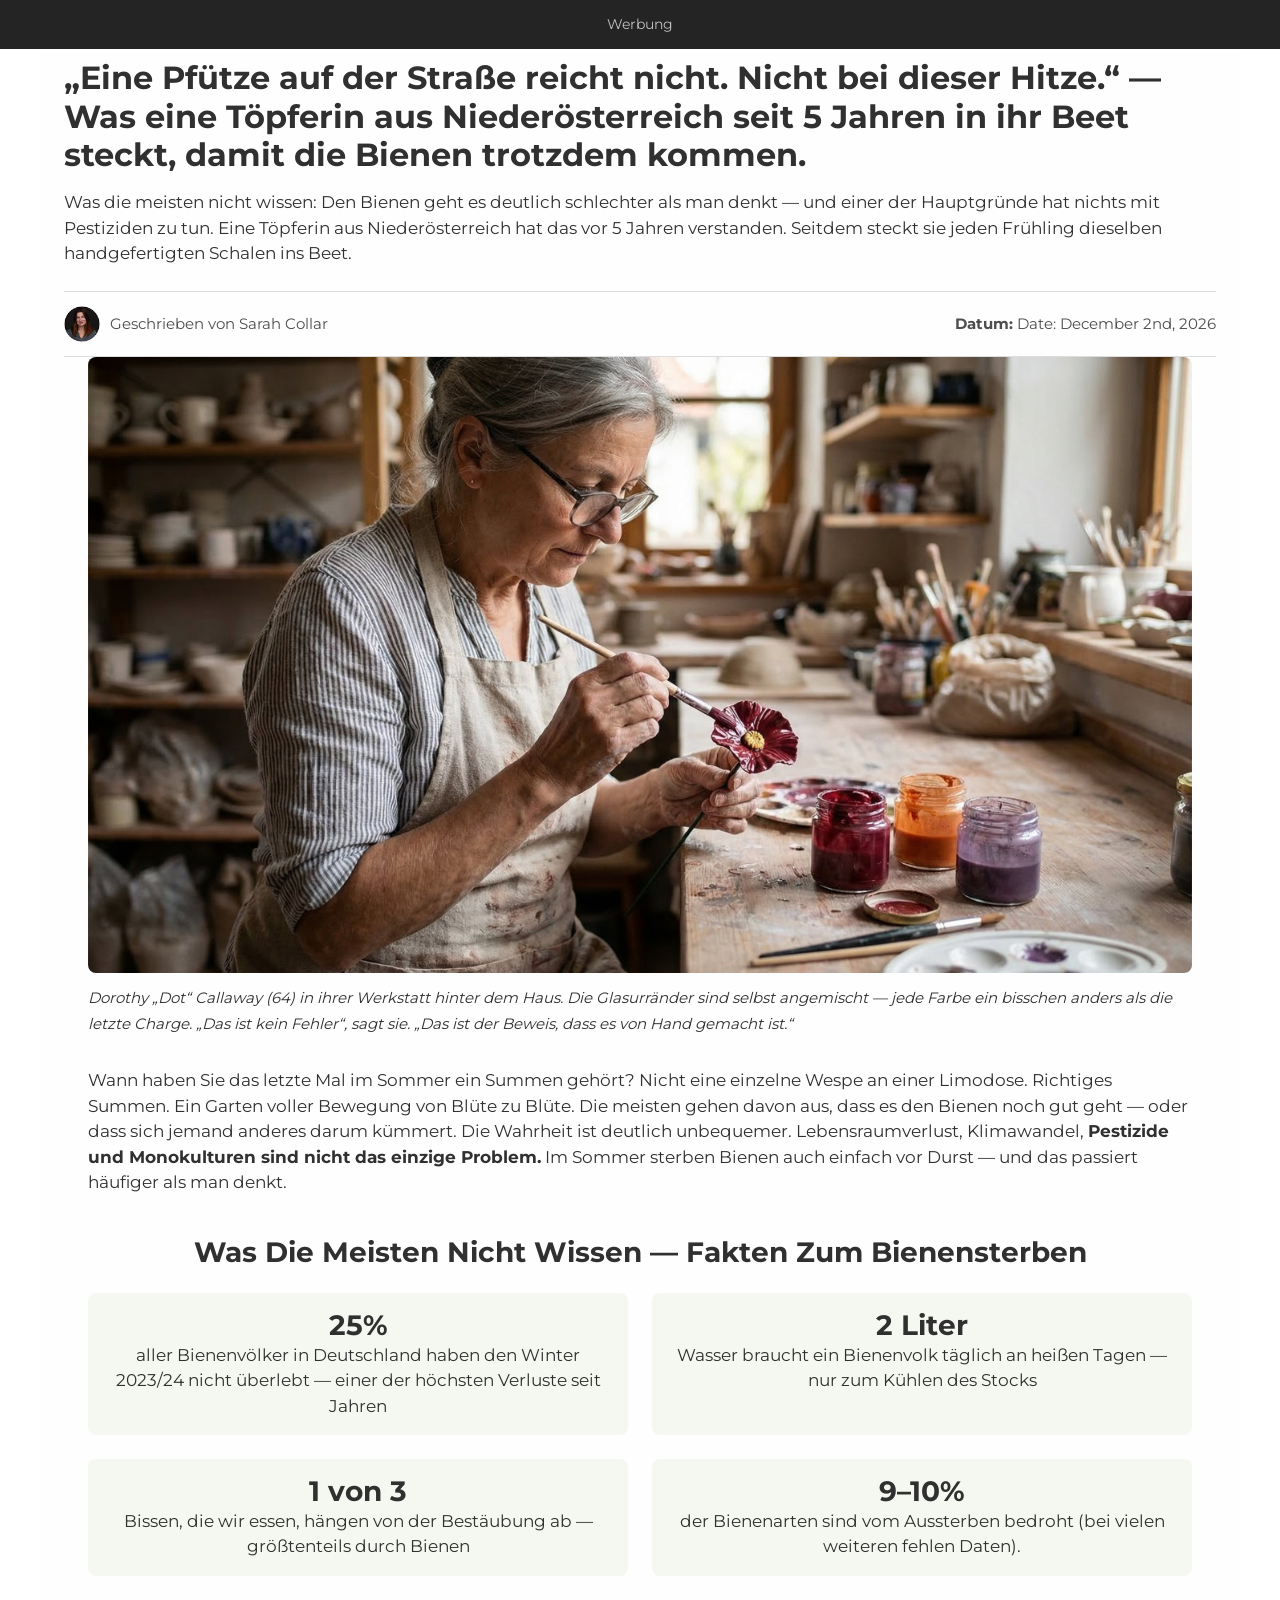
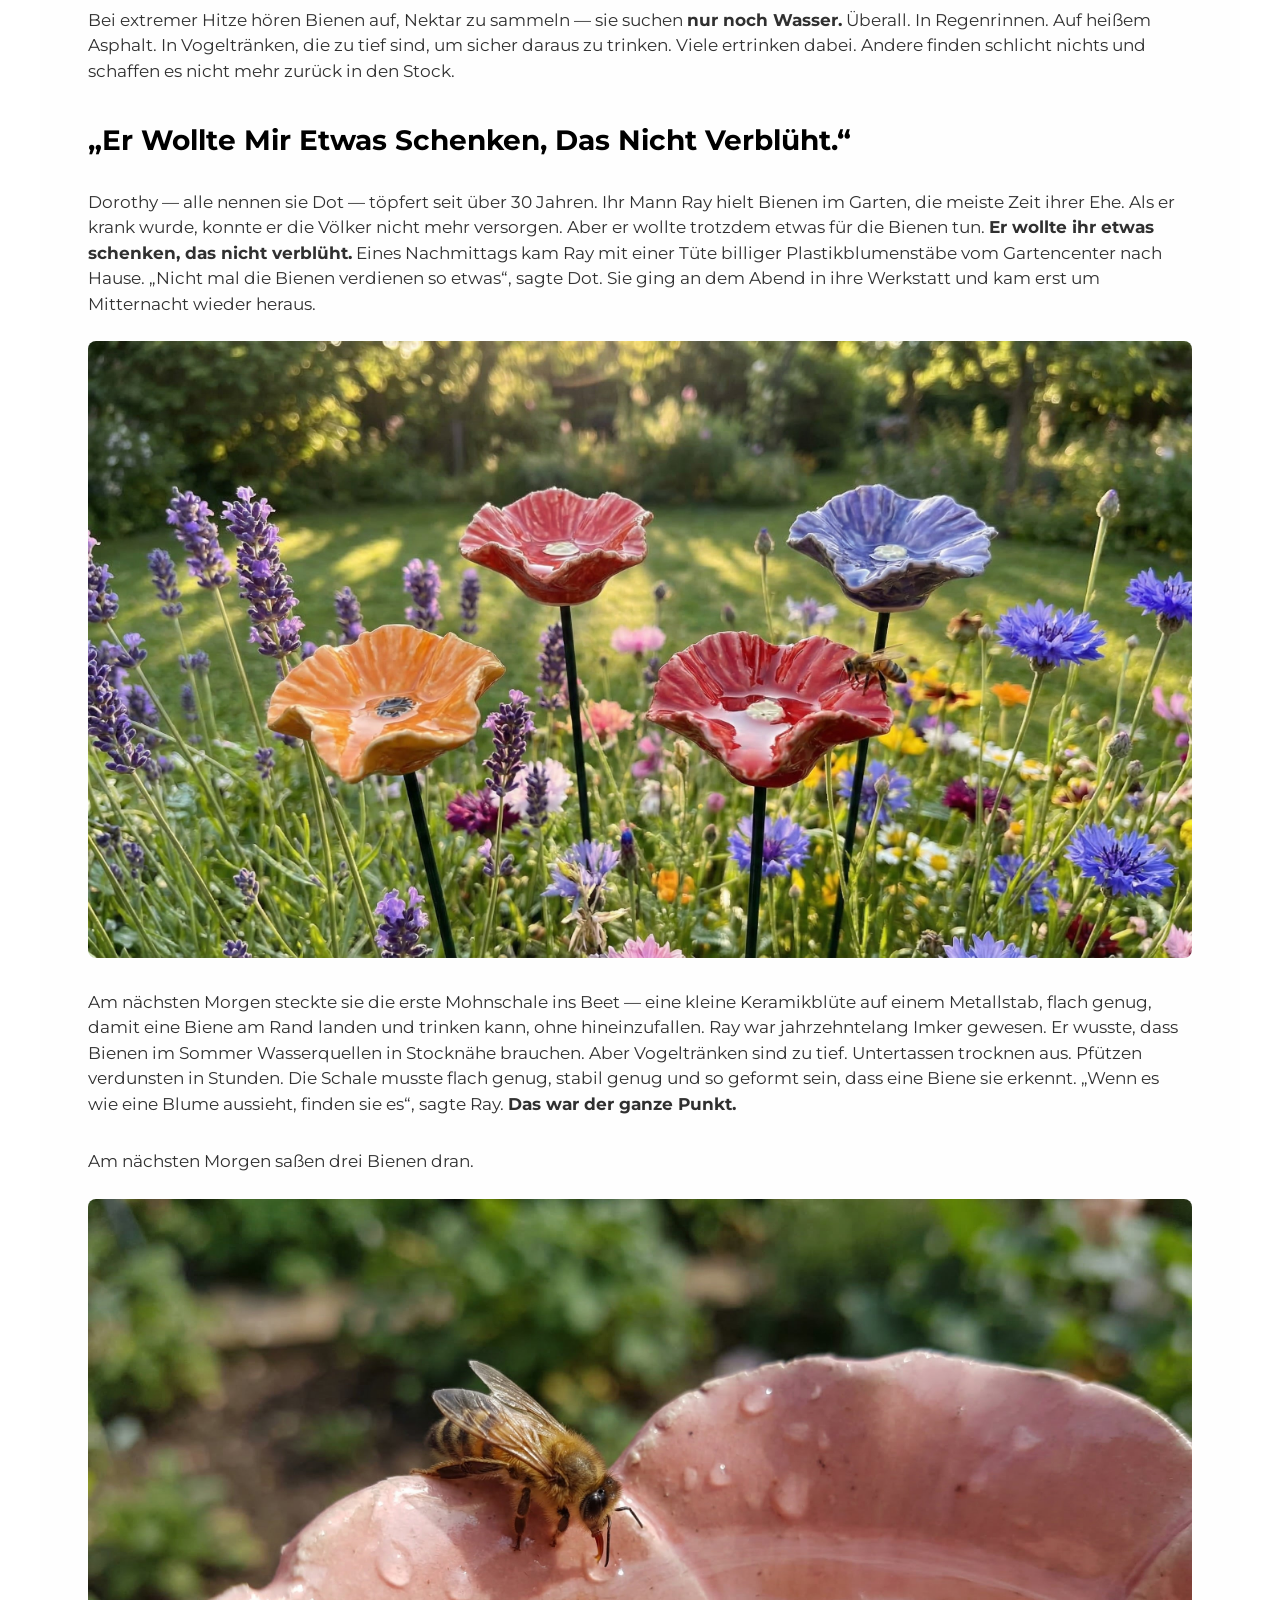
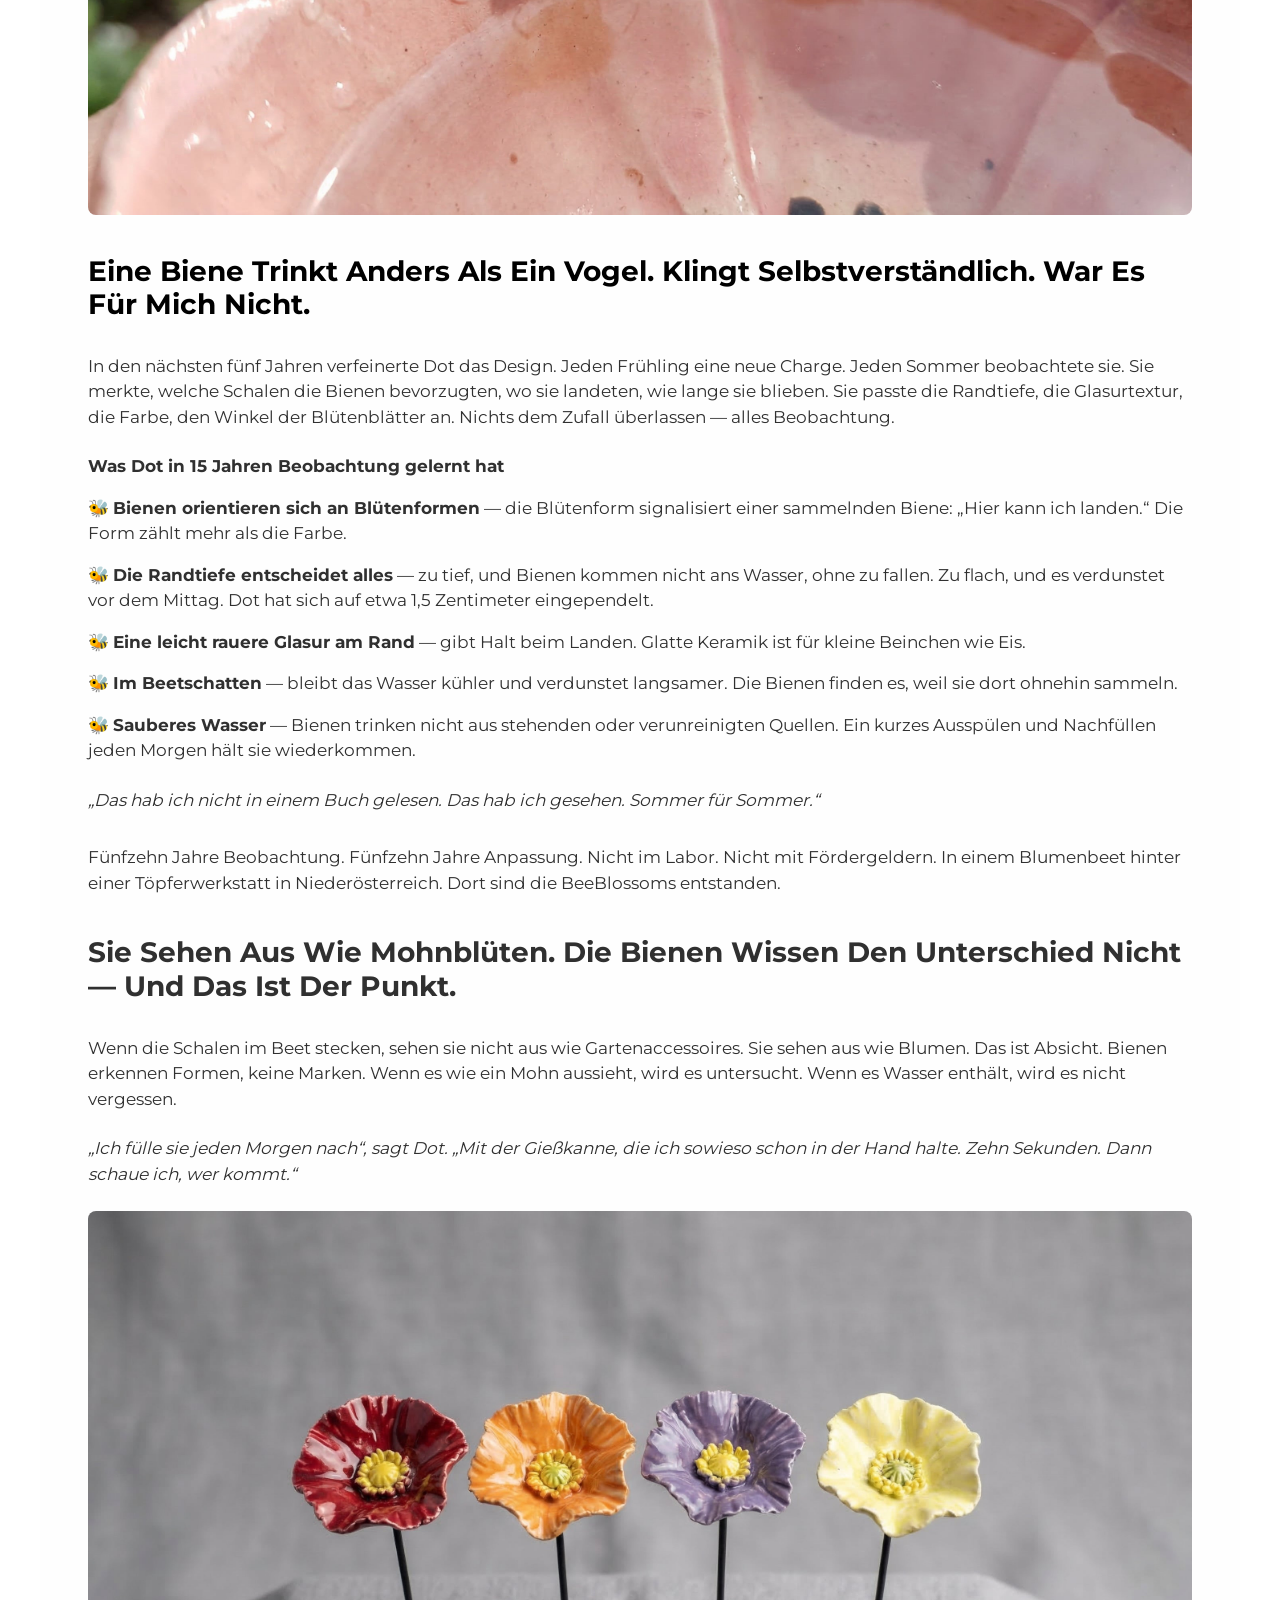
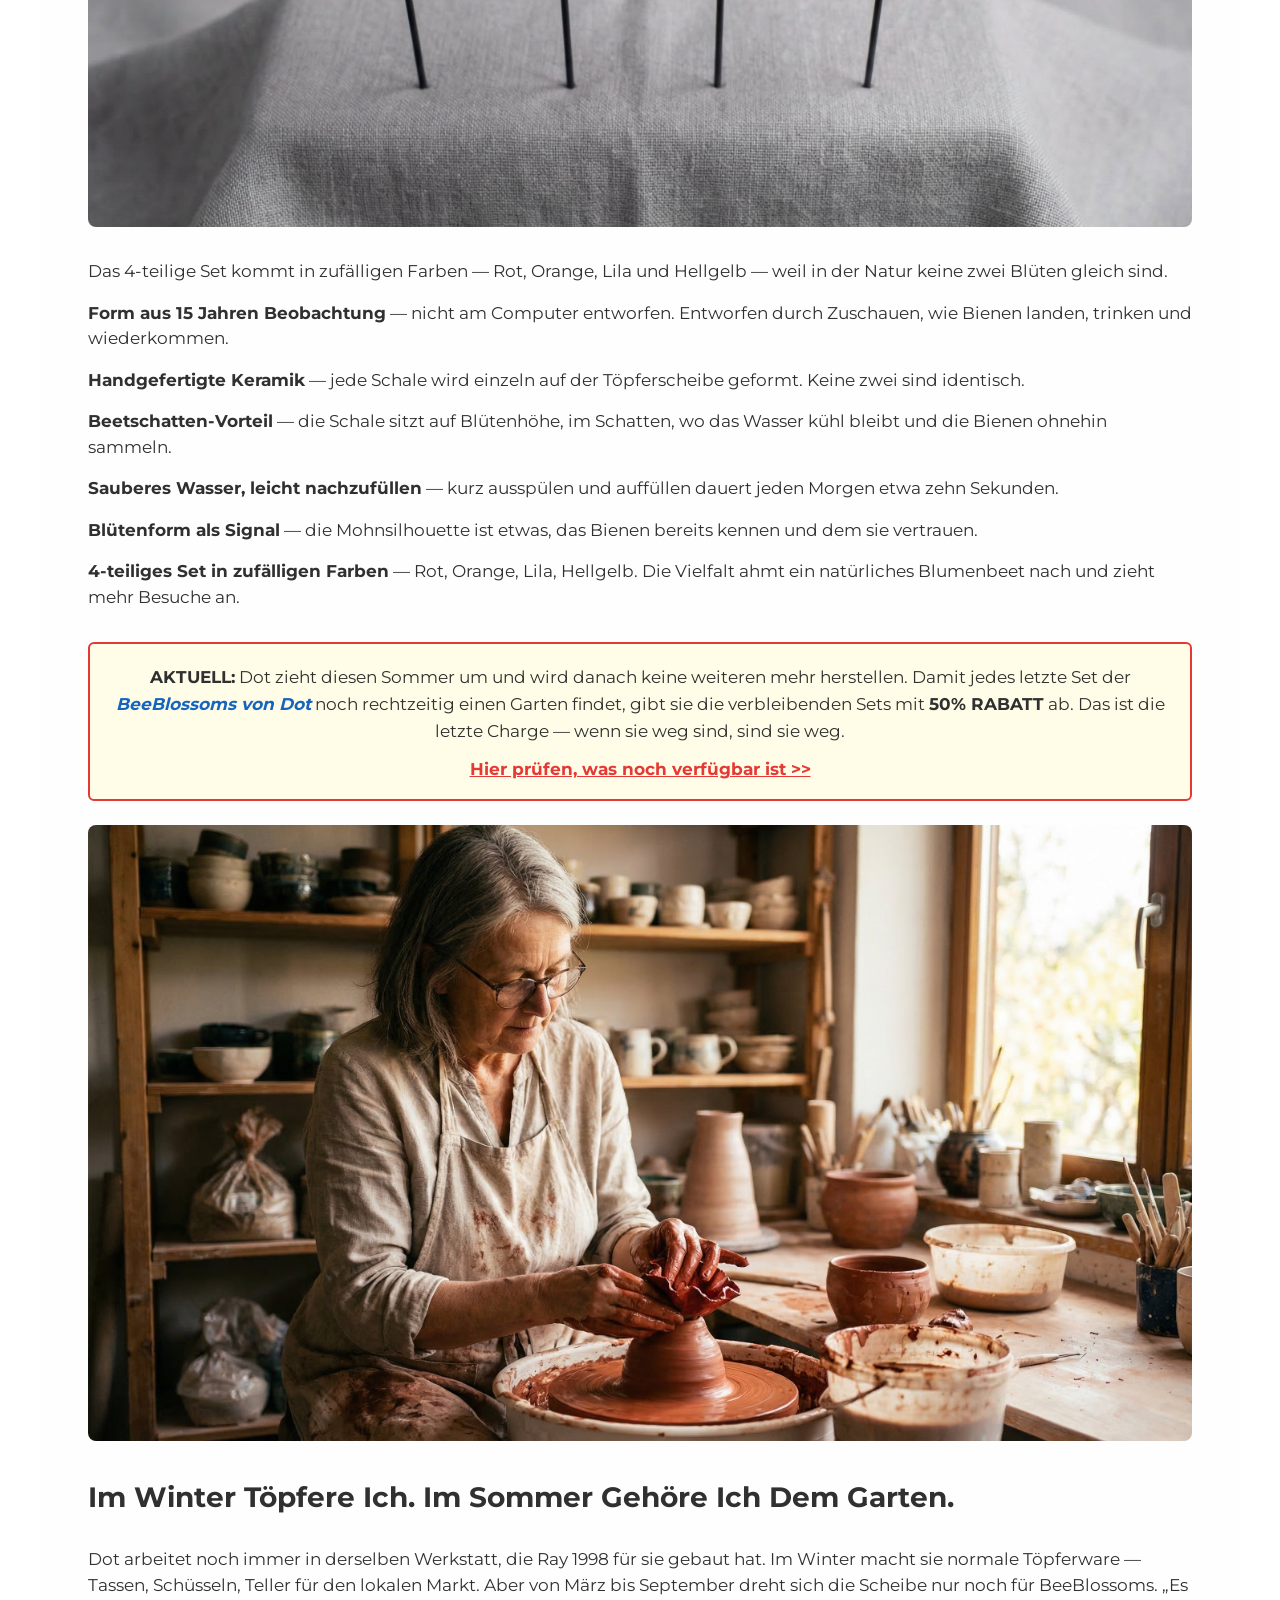
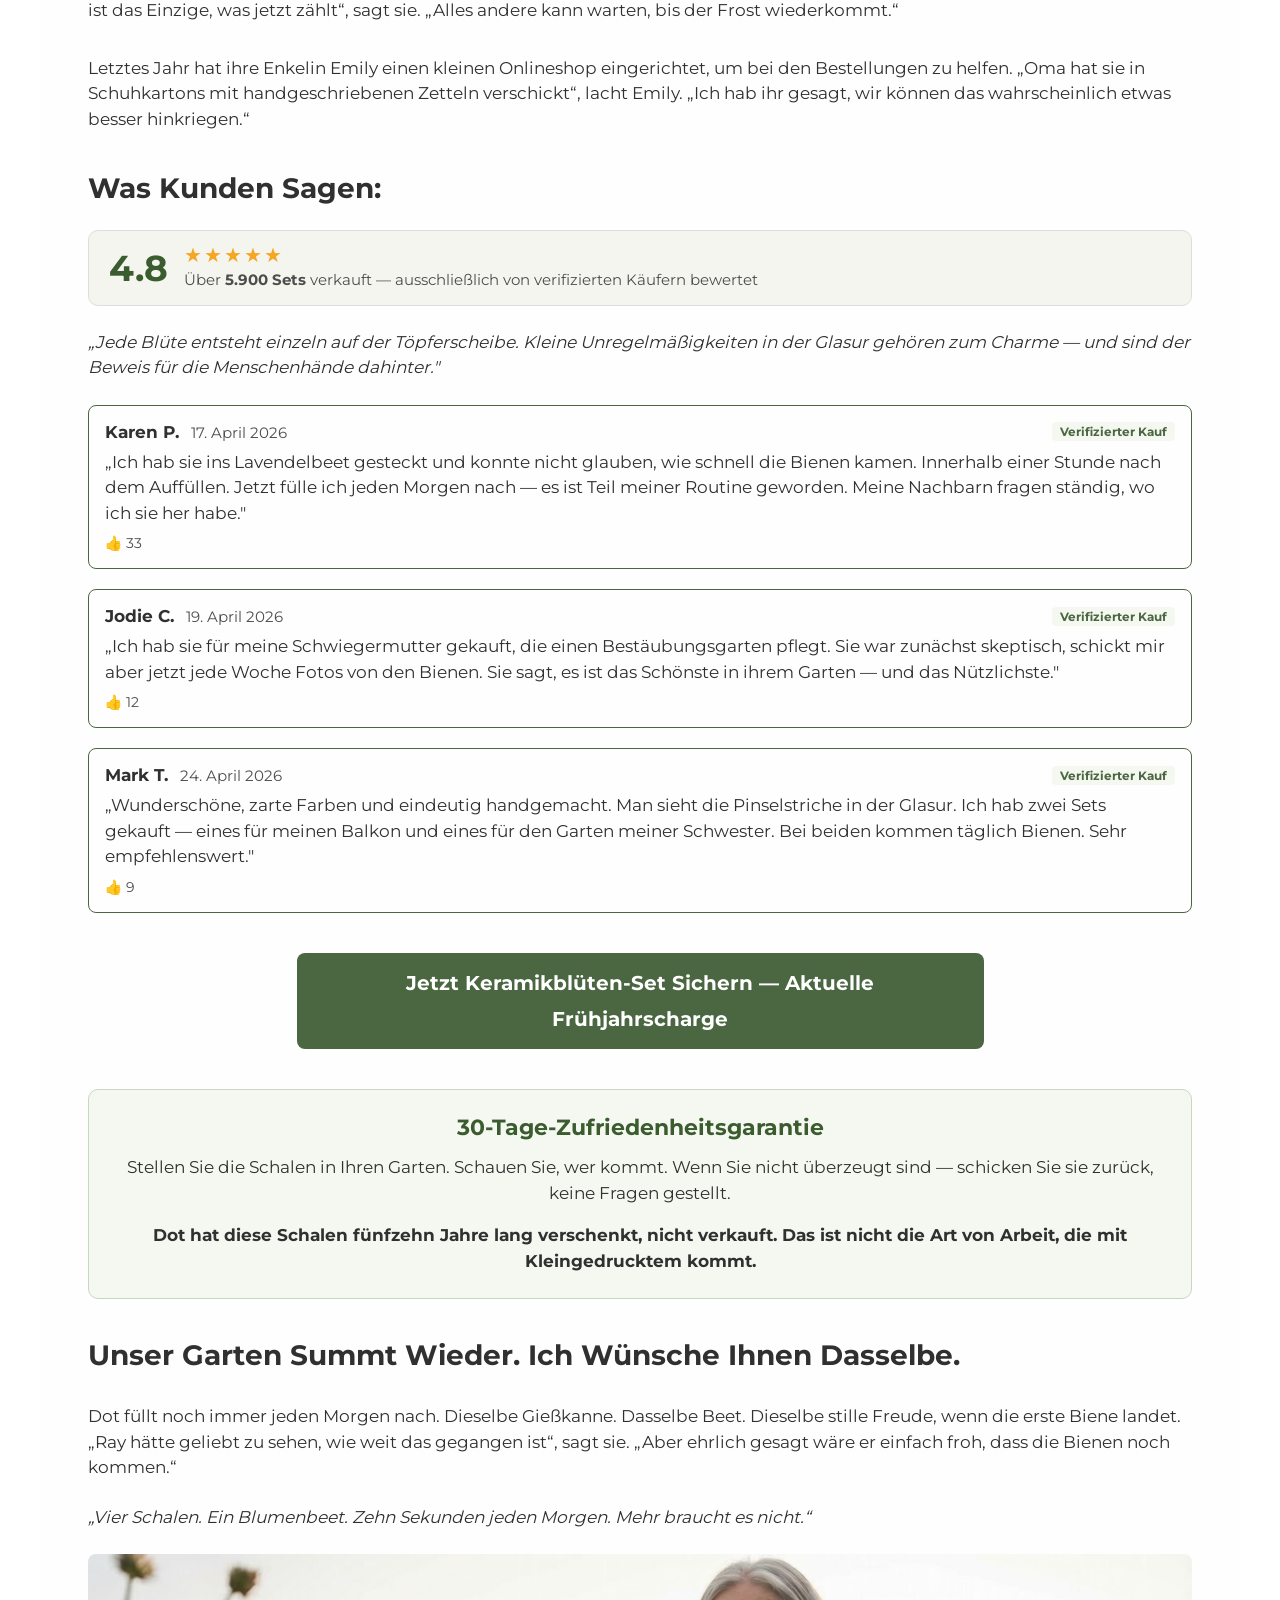
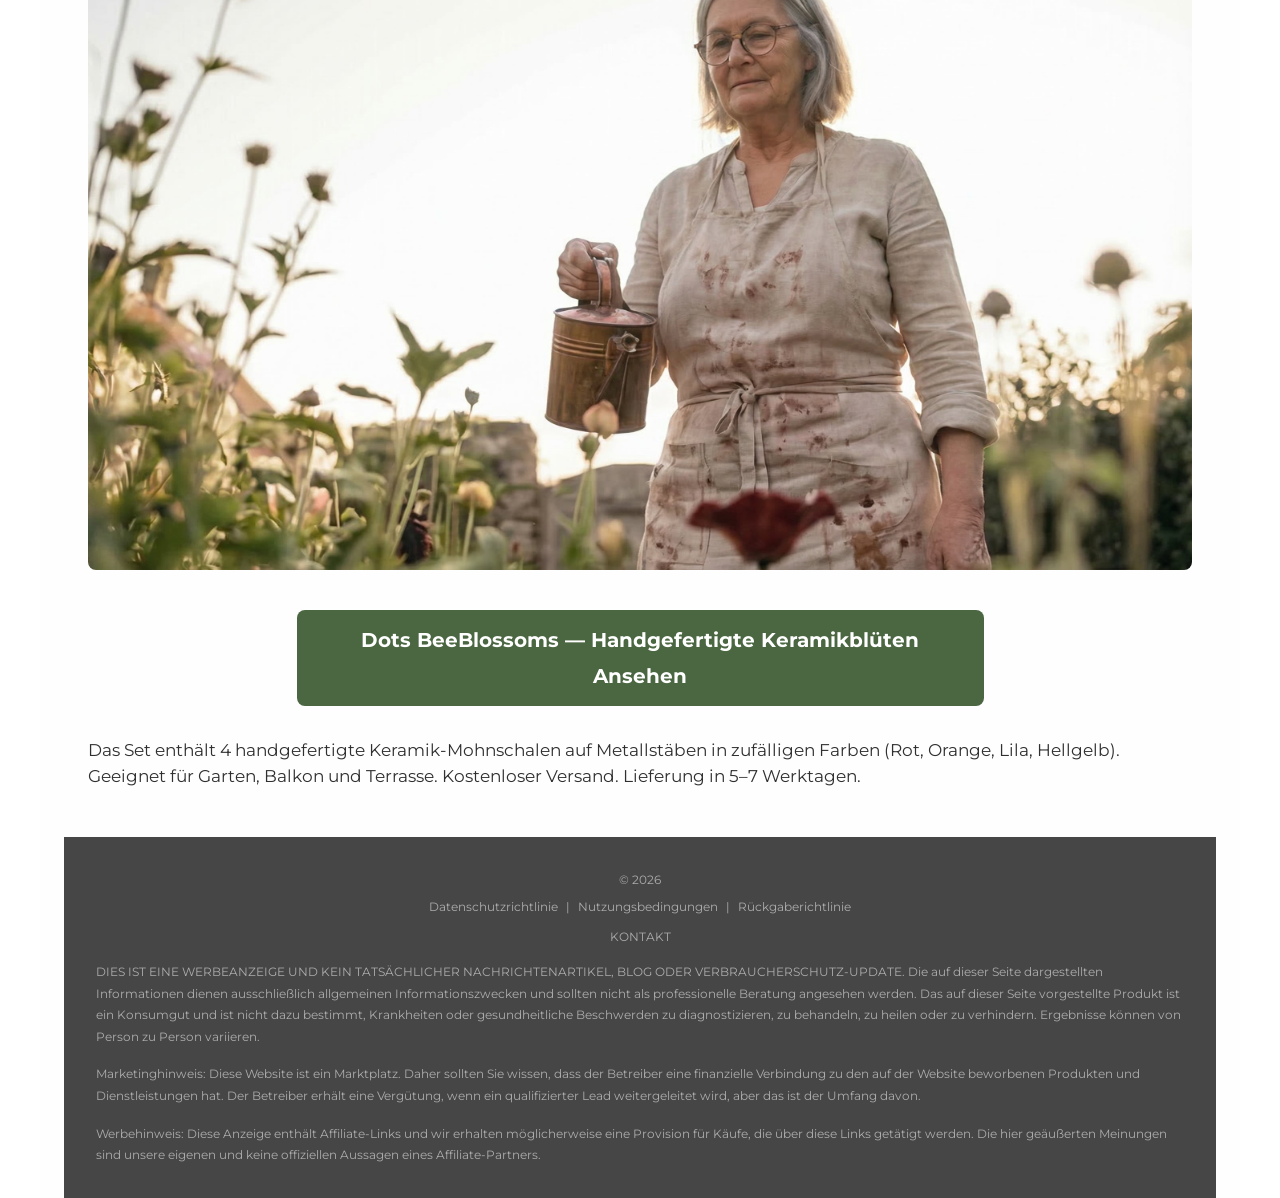
<file: de.html>
<!DOCTYPE html>
<html lang="de">
<head>
  <meta charset="UTF-8" />
  <meta name="viewport" content="width=device-width, initial-scale=1.0" />
  <title>BeeBlossoms - ADV – Bloop</title>
  <meta name="description" content="Warum eine Töpferin aus Victoria, BC seit 5 Jahren handgefertigte Keramik-Mohnschalen in ihren Garten stellt, damit die Bienen trotzdem kommen. Handgefertigte Keramikblüten mit integrierter Bienen-Trinkstation." />
  <link rel="icon" href="images/favicon.png" />
  <meta property="og:title" content="BeeBlossoms" />
  <meta property="og:image" content="images/hero-portrait.jpg" />
  <link rel="stylesheet" href="css/style.css" />

<!-- MaxConv Tracking Script Base Code-->
<script>!function(w,d,o,n,c){w[o]=w[o]||function(){(w[o].q=w[o].q||[]).push(arguments)};var s=d.createElement(n),t=d.getElementsByTagName(n)[0];s.async=!0;s.defer=!0;s.src="https://track.healthdeepinsight.com/t/t.js";t.parentNode.insertBefore(s,t);}(window,document,"maxconv","script");</script>
<noscript><link rel="stylesheet" href="https://track.healthdeepinsight.com/t/t.css?mc_ns=1" /></noscript>
<!-- End MaxConv Tracking Script Base Code-->

</head>
<body>

  <!-- 1. Advertorial Banner -->
  <div class="banner">
    <p>Werbung</p>
  </div>

  <!-- 3–18. Main Content -->
  <div class="main">
    <div class="main-inner">

      <!-- 3. Hero Headline Section -->
      <h2 class="hero-headline"><b>
        &bdquo;Eine Pfütze auf der Straße reicht nicht. Nicht bei dieser Hitze.&ldquo;
        &mdash; Was eine Töpferin aus Niederösterreich seit 5 Jahren
        in ihr Beet steckt, damit die Bienen trotzdem kommen.
      </b></h2>

      <p class="hero-body">
        Was die meisten nicht wissen: Den Bienen geht es deutlich schlechter als man denkt
        &mdash; und einer der Hauptgründe hat nichts mit Pestiziden zu tun.
        Eine Töpferin aus Niederösterreich hat das vor 5 Jahren verstanden. Seitdem
        steckt sie jeden Frühling dieselben handgefertigten Schalen ins Beet.
      </p>

      <div class="hero-meta">
        <div class="hero-meta-left">
          <img class="hero-meta-avatar" src="images/avatar.jpg" alt="Autorin" />
          <span>Geschrieben von Sarah Collar</span>
        </div>
        <div class="hero-meta-right">
          <span><strong>Datum:</strong> <span id="article-date"></span></span>
        </div>
      </div>

      <!-- 4. Hero Image + Caption -->
      <div class="section">
        <img class="hero-image" src="images/hero-portrait.jpg" alt="Dorothy 'Dot' Callaway in ihrer Werkstatt" width="917" height="512" />
        <p class="hero-caption">
          Dorothy &bdquo;Dot&ldquo; Callaway (64) in ihrer Werkstatt hinter dem Haus. Die
          Glasurränder sind selbst angemischt &mdash; jede Farbe ein bisschen anders als
          die letzte Charge. &bdquo;Das ist kein Fehler&ldquo;, sagt sie. &bdquo;Das ist
          der Beweis, dass es von Hand gemacht ist.&ldquo;
        </p>
      </div>

      <!-- 5. Body Text — Bees Problem -->
      <div class="section">
        <p class="body-text">
          Wann haben Sie das letzte Mal im Sommer ein Summen gehört? Nicht eine einzelne
          Wespe an einer Limodose. Richtiges Summen. Ein Garten voller Bewegung von Blüte
          zu Blüte. Die meisten gehen davon aus, dass es den Bienen noch gut geht &mdash;
          oder dass sich jemand anderes darum kümmert. Die Wahrheit ist deutlich
          unbequemer. Lebensraumverlust, Klimawandel,
          <strong>Pestizide und Monokulturen sind nicht das einzige Problem.</strong>
          Im Sommer sterben Bienen auch einfach vor Durst &mdash; und das passiert
          häufiger als man denkt.
        </p>
      </div>

      <!-- 6. Bee Facts Stats Section -->
      <div class="section">
        <h2 class="stats-heading">Was die meisten nicht wissen &mdash; Fakten zum Bienensterben</h2>

        <div class="stats-grid">
          <!-- Stat 1 -->
          <div class="stat-card">
            <h3>25%</h3>
            <p>aller Bienenvölker in Deutschland haben den Winter 2023/24 nicht überlebt &mdash; einer der höchsten Verluste seit Jahren</p>
          </div>
          <!-- Stat 2 -->
          <div class="stat-card">
            <h3>2 Liter</h3>
            <p>Wasser braucht ein Bienenvolk täglich an heißen Tagen &mdash; nur zum Kühlen des Stocks</p>
          </div>
          <!-- Stat 3 -->
          <div class="stat-card">
            <h3>1 von 3</h3>
            <p>Bissen, die wir essen, hängen von der Bestäubung ab &mdash; größtenteils durch Bienen</p>
          </div>
          <!-- Stat 4 -->
          <div class="stat-card">
            <h3>9–10%</h3>
            <p>der Bienenarten sind vom Aussterben bedroht (bei vielen weiteren fehlen Daten).</p>
          </div>
        </div>
      </div>

      <!-- 7. Body Text — Heat -->
      <div class="section">
        <p class="body-text">
          Bei extremer Hitze hören Bienen auf, Nektar zu sammeln &mdash; sie suchen
          <strong>nur noch Wasser.</strong> Überall. In Regenrinnen. Auf heißem Asphalt.
          In Vogeltränken, die zu tief sind, um sicher daraus zu trinken. Viele ertrinken
          dabei. Andere finden schlicht nichts und schaffen es nicht mehr zurück
          in den Stock.
        </p>
      </div>

      <!-- 8. Section — "Er wollte ihr etwas schenken, das nicht verblüht" -->
      <div class="section">
        <h2 class="section-heading section-heading--black">
          &bdquo;Er wollte mir etwas schenken, das nicht verblüht.&ldquo;
        </h2>

        <p class="body-text">
          Dorothy &mdash; alle nennen sie Dot &mdash; töpfert seit über 30 Jahren.
          Ihr Mann Ray hielt Bienen im Garten, die meiste Zeit ihrer Ehe.
          Als er krank wurde, konnte er die Völker nicht mehr versorgen. Aber er wollte
          trotzdem etwas für die Bienen tun.
          <strong>Er wollte ihr etwas schenken, das nicht verblüht.</strong>
          Eines Nachmittags kam Ray mit einer Tüte billiger Plastikblumenstäbe vom
          Gartencenter nach Hause. &bdquo;Nicht mal die Bienen verdienen so etwas&ldquo;,
          sagte Dot. Sie ging an dem Abend in ihre Werkstatt und kam erst um Mitternacht
          wieder heraus.
        </p>

        <img class="section-image" src="images/product-context-1.jpg" alt="Handgefertigte Keramik-Mohnschalen im Blumenbeet" width="917" height="512" />
      </div>

      <!-- 9. Poppy Bowls + Beekeeper Story -->
      <div class="section">
        <p class="body-text">
          Am nächsten Morgen steckte sie die erste Mohnschale ins Beet &mdash;
          eine kleine Keramikblüte auf einem Metallstab, flach genug, damit eine Biene
          am Rand landen und trinken kann, ohne hineinzufallen. Ray war jahrzehntelang
          Imker gewesen. Er wusste, dass Bienen im Sommer Wasserquellen in Stocknähe
          brauchen. Aber Vogeltränken sind zu tief. Untertassen trocknen aus.
          Pfützen verdunsten in Stunden. Die Schale musste flach genug, stabil genug
          und so geformt sein, dass eine Biene sie erkennt.
          &bdquo;Wenn es wie eine Blume aussieht, finden sie es&ldquo;, sagte Ray.
          <strong>Das war der ganze Punkt.</strong>
        </p>

        <p class="body-text">
          Am nächsten Morgen saßen drei Bienen dran.
        </p>

        <img class="section-image" src="images/product-context-2.jpg" alt="Keramik-Mohnschalen ziehen Bienen im Garten an" width="917" height="512" />
      </div>

      <!-- 10. Section — "Eine Biene trinkt anders als ein Vogel" -->
      <div class="section">
        <h2 class="section-heading section-heading--black">
          Eine Biene trinkt anders als ein Vogel. Klingt selbstverständlich. War es für mich nicht.
        </h2>

        <p class="body-text">
          In den nächsten fünf Jahren verfeinerte Dot das Design. Jeden Frühling eine
          neue Charge. Jeden Sommer beobachtete sie. Sie merkte, welche Schalen die
          Bienen bevorzugten, wo sie landeten, wie lange sie blieben. Sie passte die
          Randtiefe, die Glasurtextur, die Farbe, den Winkel der Blütenblätter an.
          Nichts dem Zufall überlassen &mdash; alles Beobachtung.
        </p>

        <p class="bullet-label">Was Dot in 15 Jahren Beobachtung gelernt hat</p>

        <ul class="bullet-list">
          <li>
            🐝 <strong>Bienen orientieren sich an Blütenformen</strong> &mdash; die
            Blütenform signalisiert einer sammelnden Biene: &bdquo;Hier kann ich landen.&ldquo;
            Die Form zählt mehr als die Farbe.
          </li>
          <li>
            🐝 <strong>Die Randtiefe entscheidet alles</strong> &mdash; zu tief, und
            Bienen kommen nicht ans Wasser, ohne zu fallen. Zu flach, und es verdunstet
            vor dem Mittag. Dot hat sich auf etwa 1,5 Zentimeter eingependelt.
          </li>
          <li>
            🐝 <strong>Eine leicht rauere Glasur am Rand</strong> &mdash; gibt Halt
            beim Landen. Glatte Keramik ist für kleine Beinchen wie Eis.
          </li>
          <li>
            🐝 <strong>Im Beetschatten</strong> &mdash; bleibt das Wasser kühler und
            verdunstet langsamer. Die Bienen finden es, weil sie dort ohnehin sammeln.
          </li>
          <li>
            🐝 <strong>Sauberes Wasser</strong> &mdash; Bienen trinken nicht aus
            stehenden oder verunreinigten Quellen. Ein kurzes Ausspülen und Nachfüllen
            jeden Morgen hält sie wiederkommen.
          </li>
        </ul>

        <p class="italic-quote">
          &bdquo;Das hab ich nicht in einem Buch gelesen. Das hab ich gesehen.
          Sommer für Sommer.&ldquo;
        </p>

        <p class="body-text">
          Fünfzehn Jahre Beobachtung. Fünfzehn Jahre Anpassung. Nicht im Labor.
          Nicht mit Fördergeldern. In einem Blumenbeet hinter einer Töpferwerkstatt
          in Niederösterreich. Dort sind die BeeBlossoms entstanden.
        </p>
      </div>

      <!-- 11. Section — "Sie sehen aus wie Mohnblüten" -->
      <div class="section">
        <h2 class="section-heading">
          Sie sehen aus wie Mohnblüten. Die Bienen wissen den Unterschied nicht &mdash;
          und das ist der Punkt.
        </h2>

        <p class="body-text">
          Wenn die Schalen im Beet stecken, sehen sie nicht aus wie Gartenaccessoires.
          Sie sehen aus wie Blumen. Das ist Absicht. Bienen erkennen Formen, keine Marken.
          Wenn es wie ein Mohn aussieht, wird es untersucht. Wenn es Wasser enthält,
          wird es nicht vergessen.
        </p>

        <p class="italic-quote">
          &bdquo;Ich fülle sie jeden Morgen nach&ldquo;, sagt Dot. &bdquo;Mit der
          Gießkanne, die ich sowieso schon in der Hand halte. Zehn Sekunden.
          Dann schaue ich, wer kommt.&ldquo;
        </p>

        <img class="section-image" src="images/product-context-3.jpg" alt="BeeBlossoms Keramik-Mohnschalen im Garten" width="917" height="512" />

        <p class="body-text">
          Das 4-teilige Set kommt in zufälligen Farben &mdash; Rot, Orange, Lila und
          Hellgelb &mdash; weil in der Natur keine zwei Blüten gleich sind.
        </p>

        <ul class="bullet-list">
          <li>
            <strong>Form aus 15 Jahren Beobachtung</strong> &mdash; nicht am Computer
            entworfen. Entworfen durch Zuschauen, wie Bienen landen, trinken und
            wiederkommen.
          </li>
          <li>
            <strong>Handgefertigte Keramik</strong> &mdash; jede Schale wird einzeln
            auf der Töpferscheibe geformt. Keine zwei sind identisch.
          </li>
          <li>
            <strong>Beetschatten-Vorteil</strong> &mdash; die Schale sitzt auf Blütenhöhe,
            im Schatten, wo das Wasser kühl bleibt und die Bienen ohnehin sammeln.
          </li>
          <li>
            <strong>Sauberes Wasser, leicht nachzufüllen</strong> &mdash; kurz ausspülen
            und auffüllen dauert jeden Morgen etwa zehn Sekunden.
          </li>
          <li>
            <strong>Blütenform als Signal</strong> &mdash; die Mohnsilhouette ist etwas,
            das Bienen bereits kennen und dem sie vertrauen.
          </li>
          <li>
            <strong>4-teiliges Set in zufälligen Farben</strong> &mdash; Rot, Orange,
            Lila, Hellgelb. Die Vielfalt ahmt ein natürliches Blumenbeet nach und
            zieht mehr Besuche an.
          </li>
        </ul>
      </div>

      <!-- 12. UPDATE / Urgency CTA -->
      <div class="section">
        <div class="update-box">
          <p class="update-box-text">
            <strong>AKTUELL:</strong> Dot zieht diesen Sommer um und wird danach keine
            weiteren mehr herstellen. Damit jedes letzte Set der
            <a class="update-brand-link" href="https://track.healthdeepinsight.com/click" target="_blank" rel="noopener noreferrer">BeeBlossoms von Dot</a>
            noch rechtzeitig einen Garten findet, gibt sie die verbleibenden Sets mit
            <strong>50% RABATT</strong> ab. Das ist die letzte Charge &mdash; wenn sie
            weg sind, sind sie weg.
          </p>
          <a class="update-cta-link" href="https://track.healthdeepinsight.com/click" target="_blank" rel="noopener noreferrer">
            Hier prüfen, was noch verfügbar ist &gt;&gt;
          </a>
        </div>

        <img class="section-image" src="images/product-context-4.jpg" alt="BeeBlossoms letzte Charge Produktbild" width="917" height="512" />
      </div>

      <!-- 13. Section — "Im Winter töpfere ich" -->
      <div class="section">
        <h2 class="section-heading">
          Im Winter töpfere ich. Im Sommer gehöre ich dem Garten.
        </h2>

        <p class="body-text">
          Dot arbeitet noch immer in derselben Werkstatt, die Ray 1998 für sie gebaut hat.
          Im Winter macht sie normale Töpferware &mdash; Tassen, Schüsseln, Teller für
          den lokalen Markt. Aber von März bis September dreht sich die Scheibe nur
          noch für BeeBlossoms. &bdquo;Es ist das Einzige, was jetzt zählt&ldquo;,
          sagt sie. &bdquo;Alles andere kann warten, bis der Frost wiederkommt.&ldquo;
        </p>

        <p class="body-text">
          Letztes Jahr hat ihre Enkelin Emily einen kleinen Onlineshop eingerichtet,
          um bei den Bestellungen zu helfen. &bdquo;Oma hat sie in Schuhkartons mit
          handgeschriebenen Zetteln verschickt&ldquo;, lacht Emily.
          &bdquo;Ich hab ihr gesagt, wir können das wahrscheinlich etwas besser
          hinkriegen.&ldquo;
        </p>
      </div>

      <!-- 14. Reviews Section -->
      <div class="section">
        <h2 class="section-heading">Was Kunden sagen:</h2>

        <div class="rating-summary">
          <div class="rating-score">
            <span class="rating-number">4.8</span>
            <div class="rating-right">
              <div class="rating-stars-row">★★★★★</div>
              <p class="rating-count">Über <strong>5.900 Sets</strong> verkauft &mdash; ausschließlich von verifizierten Käufern bewertet</p>
            </div>
          </div>
          <p class="italic-quote">
            „Jede Blüte entsteht einzeln auf der Töpferscheibe. Kleine Unregelmäßigkeiten
            in der Glasur gehören zum Charme &mdash; und sind der Beweis für die
            Menschenhände dahinter."
          </p>
        </div>

        <div class="review-cards">
          <!-- Review 1 -->
          <div class="review-card">
            <div class="review-header">
              <div>
                <span class="review-author">Karen P.</span>
                <span class="review-date">17. April 2026</span>
              </div>
              <span class="review-badge">Verifizierter Kauf</span>
            </div>
            <p class="review-body">
              „Ich hab sie ins Lavendelbeet gesteckt und konnte nicht glauben, wie
              schnell die Bienen kamen. Innerhalb einer Stunde nach dem Auffüllen.
              Jetzt fülle ich jeden Morgen nach &mdash; es ist Teil meiner Routine
              geworden. Meine Nachbarn fragen ständig, wo ich sie her habe."
            </p>
            <div class="review-thumbs">
              <span>&#128077;</span>
              <span>33</span>
            </div>
          </div>

          <!-- Review 2 -->
          <div class="review-card">
            <div class="review-header">
              <div>
                <span class="review-author">Jodie C.</span>
                <span class="review-date">19. April 2026</span>
              </div>
              <span class="review-badge">Verifizierter Kauf</span>
            </div>
            <p class="review-body">
              „Ich hab sie für meine Schwiegermutter gekauft, die einen Bestäubungsgarten
              pflegt. Sie war zunächst skeptisch, schickt mir aber jetzt jede Woche
              Fotos von den Bienen. Sie sagt, es ist das Schönste in ihrem Garten &mdash;
              und das Nützlichste."
            </p>
            <div class="review-thumbs">
              <span>&#128077;</span>
              <span>12</span>
            </div>
          </div>

          <!-- Review 3 -->
          <div class="review-card">
            <div class="review-header">
              <div>
                <span class="review-author">Mark T.</span>
                <span class="review-date">24. April 2026</span>
              </div>
              <span class="review-badge">Verifizierter Kauf</span>
            </div>
            <p class="review-body">
              „Wunderschöne, zarte Farben und eindeutig handgemacht. Man sieht die
              Pinselstriche in der Glasur. Ich hab zwei Sets gekauft &mdash; eines
              für meinen Balkon und eines für den Garten meiner Schwester. Bei beiden
              kommen täglich Bienen. Sehr empfehlenswert."
            </p>
            <div class="review-thumbs">
              <span>&#128077;</span>
              <span>9</span>
            </div>
          </div>
        </div>
      </div>

      <!-- 15. CTA Button -->
      <div class="section">
        <div class="cta-wrapper">
          <a class="cta-button" href="https://track.healthdeepinsight.com/click" target="_blank" rel="noopener noreferrer">
            Jetzt Keramikblüten-Set sichern &mdash; Aktuelle Frühjahrscharge
          </a>
        </div>
      </div>

      <!-- 16. Guarantee Section -->
      <div class="section">
        <div class="guarantee-box">
          <h3 class="guarantee-title">30-Tage-Zufriedenheitsgarantie</h3>
          <p class="guarantee-body">
            Stellen Sie die Schalen in Ihren Garten. Schauen Sie, wer kommt.
            Wenn Sie nicht überzeugt sind &mdash; schicken Sie sie zurück,
            keine Fragen gestellt.
          </p>
          <p class="guarantee-bold">
            Dot hat diese Schalen fünfzehn Jahre lang verschenkt, nicht verkauft.
            Das ist nicht die Art von Arbeit, die mit Kleingedrucktem kommt.
          </p>
        </div>
      </div>

      <!-- 17. Closing Section -->
      <div class="section">
        <h2 class="section-heading">
          Unser Garten summt wieder. Ich wünsche Ihnen dasselbe.
        </h2>

        <p class="body-text">
          Dot füllt noch immer jeden Morgen nach. Dieselbe Gießkanne. Dasselbe Beet.
          Dieselbe stille Freude, wenn die erste Biene landet.
          &bdquo;Ray hätte geliebt zu sehen, wie weit das gegangen ist&ldquo;, sagt sie.
          &bdquo;Aber ehrlich gesagt wäre er einfach froh, dass die Bienen noch kommen.&ldquo;
        </p>

        <p class="italic-quote">
          &bdquo;Vier Schalen. Ein Blumenbeet. Zehn Sekunden jeden Morgen.
          Mehr braucht es nicht.&ldquo;
        </p>

        <img class="section-image" src="images/closing-image.jpg" alt="BeeBlossoms in einem Sommergarten" width="917" height="512" />

        <div class="cta-wrapper">
          <a class="cta-button" href="https://track.healthdeepinsight.com/click" target="_blank" rel="noopener noreferrer">
            Dots BeeBlossoms &mdash; Handgefertigte Keramikblüten ansehen
          </a>
        </div>
      </div>

      <!-- 18. Product Description -->
      <div class="section">
        <p class="product-desc">
          Das Set enthält 4 handgefertigte Keramik-Mohnschalen auf Metallstäben in
          zufälligen Farben (Rot, Orange, Lila, Hellgelb). Geeignet für Garten,
          Balkon und Terrasse. Kostenloser Versand. Lieferung in 5–7 Werktagen.
        </p>
      </div>

      <!-- 19. Footer -->
      <footer class="footer">
        <div class="footer-inner">
          <p class="footer-copy">&copy; 2026 </p>
          <div class="footer-links">
            <a href="https://track.healthdeepinsight.com/click" target="_blank" rel="noopener noreferrer">Datenschutzrichtlinie</a>
            <span>|</span>
            <a href="https://track.healthdeepinsight.com/click" target="_blank" rel="noopener noreferrer">Nutzungsbedingungen</a>
            <span>|</span>
            <a href="https://track.healthdeepinsight.com/click" target="_blank" rel="noopener noreferrer">Rückgaberichtlinie</a>
          </div>
          <div class="footer-contact">
            <a href="https://track.healthdeepinsight.com/click" target="_blank" rel="noopener noreferrer">KONTAKT</a>
          </div>
          <p class="footer-disclaimer">
            DIES IST EINE WERBEANZEIGE UND KEIN TATSÄCHLICHER NACHRICHTENARTIKEL,
            BLOG ODER VERBRAUCHERSCHUTZ-UPDATE. Die auf dieser Seite dargestellten
            Informationen dienen ausschließlich allgemeinen Informationszwecken und
            sollten nicht als professionelle Beratung angesehen werden. Das auf dieser
            Seite vorgestellte Produkt ist ein Konsumgut und ist nicht dazu bestimmt,
            Krankheiten oder gesundheitliche Beschwerden zu diagnostizieren, zu
            behandeln, zu heilen oder zu verhindern. Ergebnisse können von Person
            zu Person variieren.
          </p>
          <p class="footer-disclaimer">
            Marketinghinweis: Diese Website ist ein Marktplatz. Daher sollten Sie
            wissen, dass der Betreiber eine finanzielle Verbindung zu den auf der
            Website beworbenen Produkten und Dienstleistungen hat. Der Betreiber
            erhält eine Vergütung, wenn ein qualifizierter Lead weitergeleitet wird,
            aber das ist der Umfang davon.
          </p>
          <p class="footer-disclaimer">
            Werbehinweis: Diese Anzeige enthält Affiliate-Links und wir erhalten
            möglicherweise eine Provision für Käufe, die über diese Links getätigt
            werden. Die hier geäußerten Meinungen sind unsere eigenen und keine
            offiziellen Aussagen eines Affiliate-Partners.
          </p>
        </div>
      </footer>
    </div>
  </div>

  <!-- Floating Bottom CTA -->
  <div class="floating-cta" id="floating-cta">
    <a href="https://track.healthdeepinsight.com/click" target="_blank" rel="noopener noreferrer">
      Verfügbarkeit prüfen &amp; 50% Rabatt sichern
    </a>
  </div>

  <script src="js/main.js"></script>
</body>
</html>
</file>
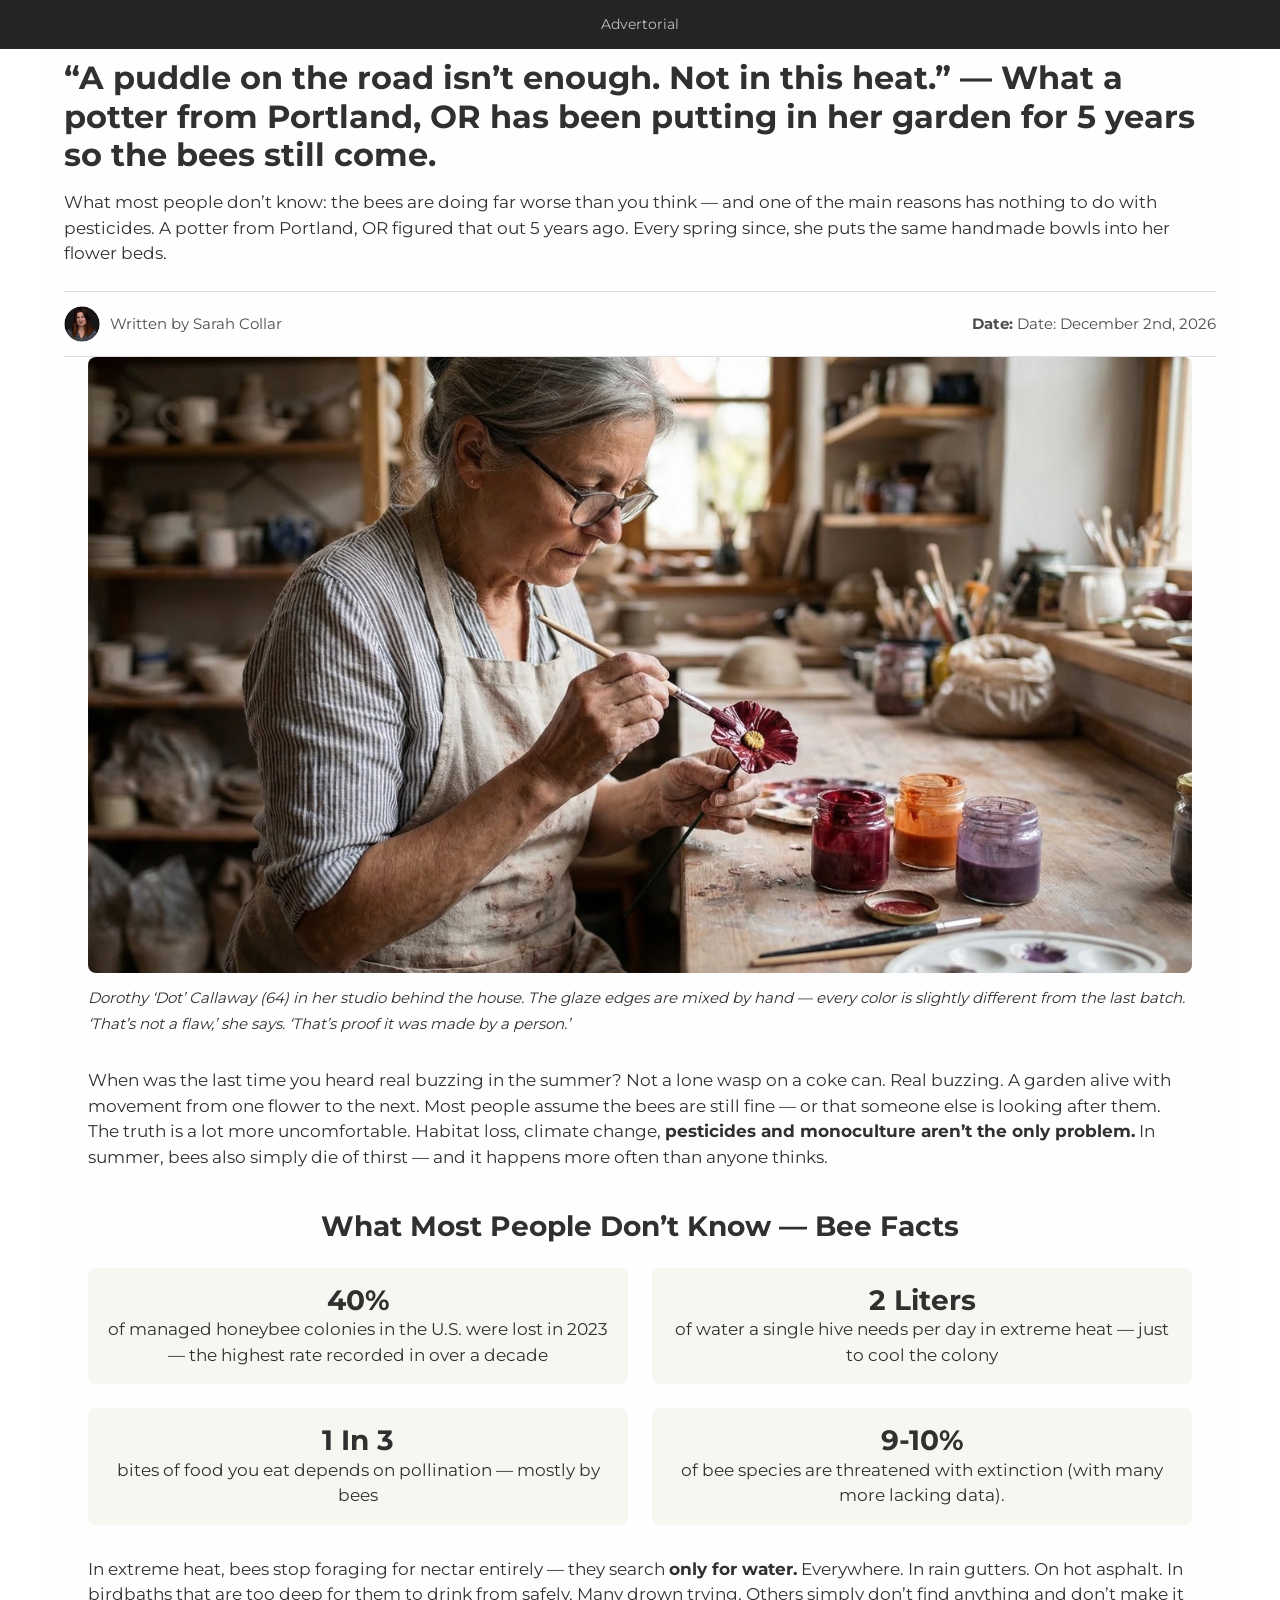
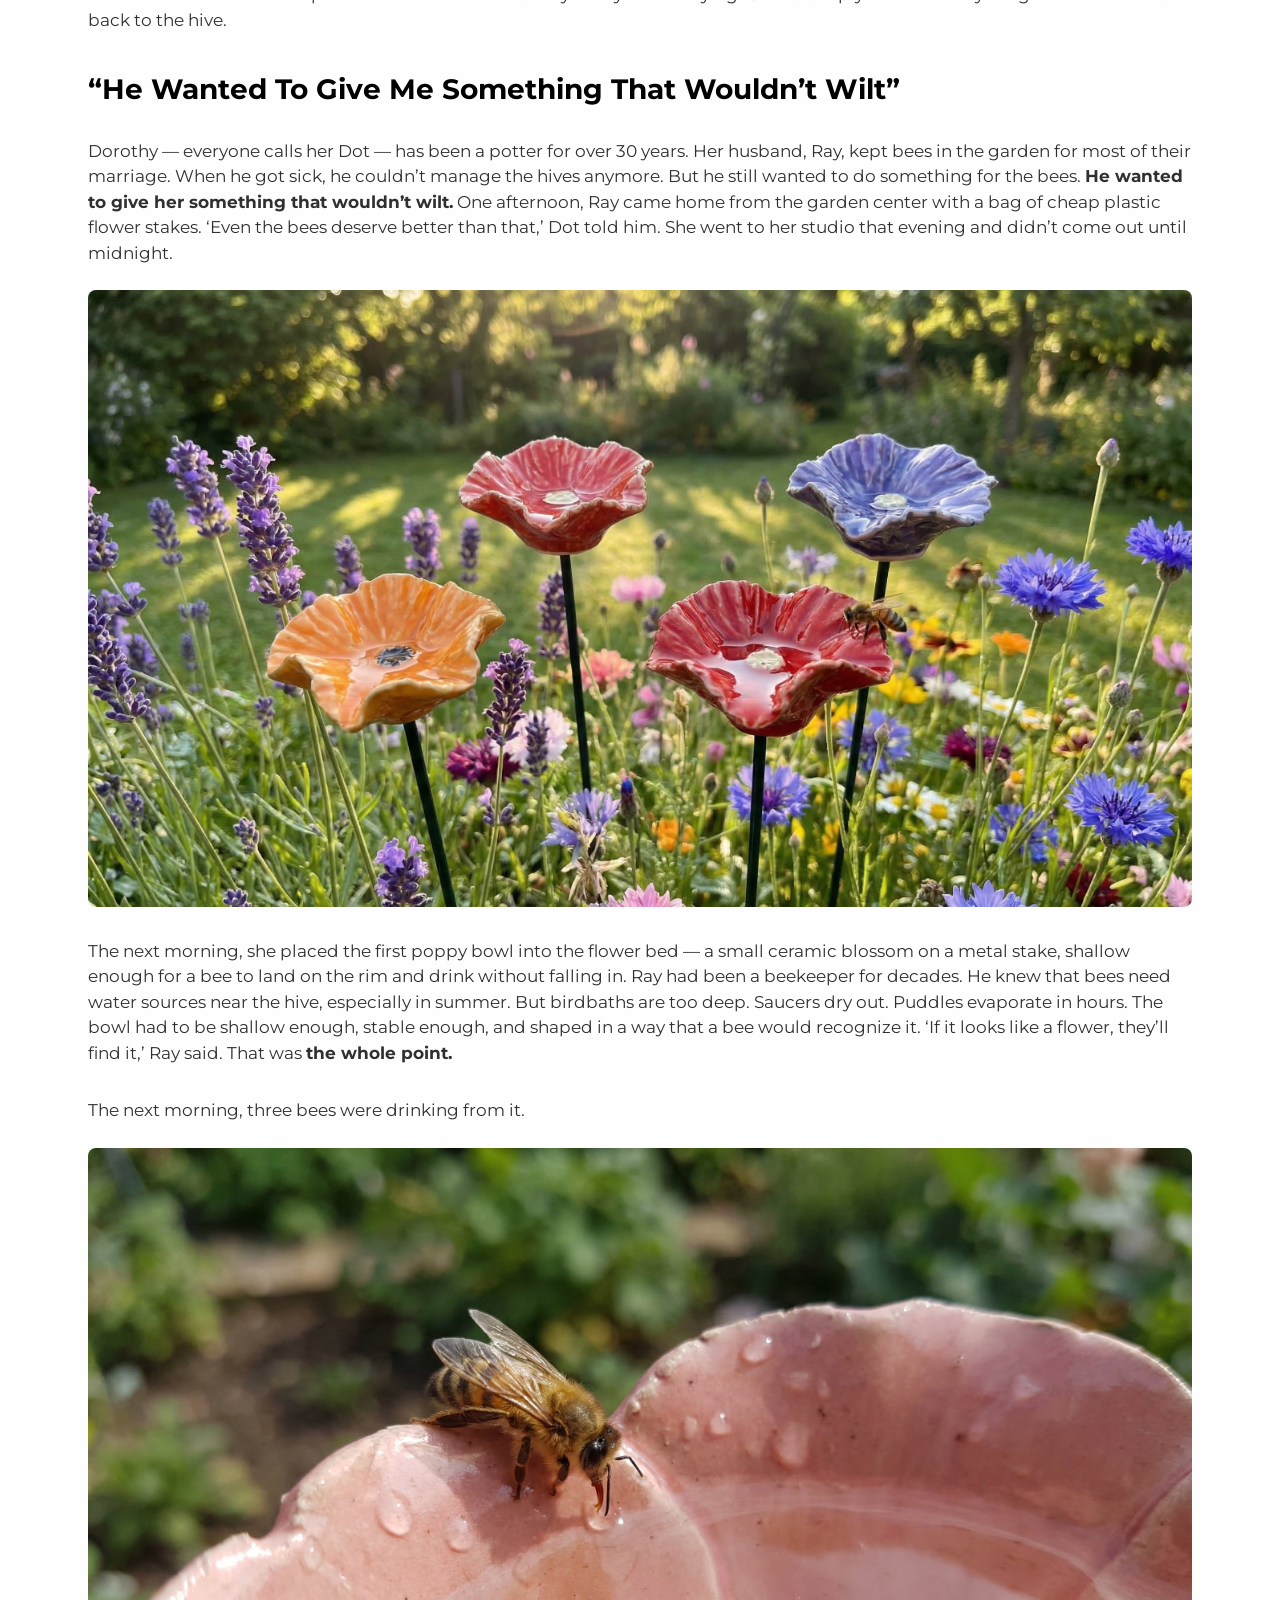
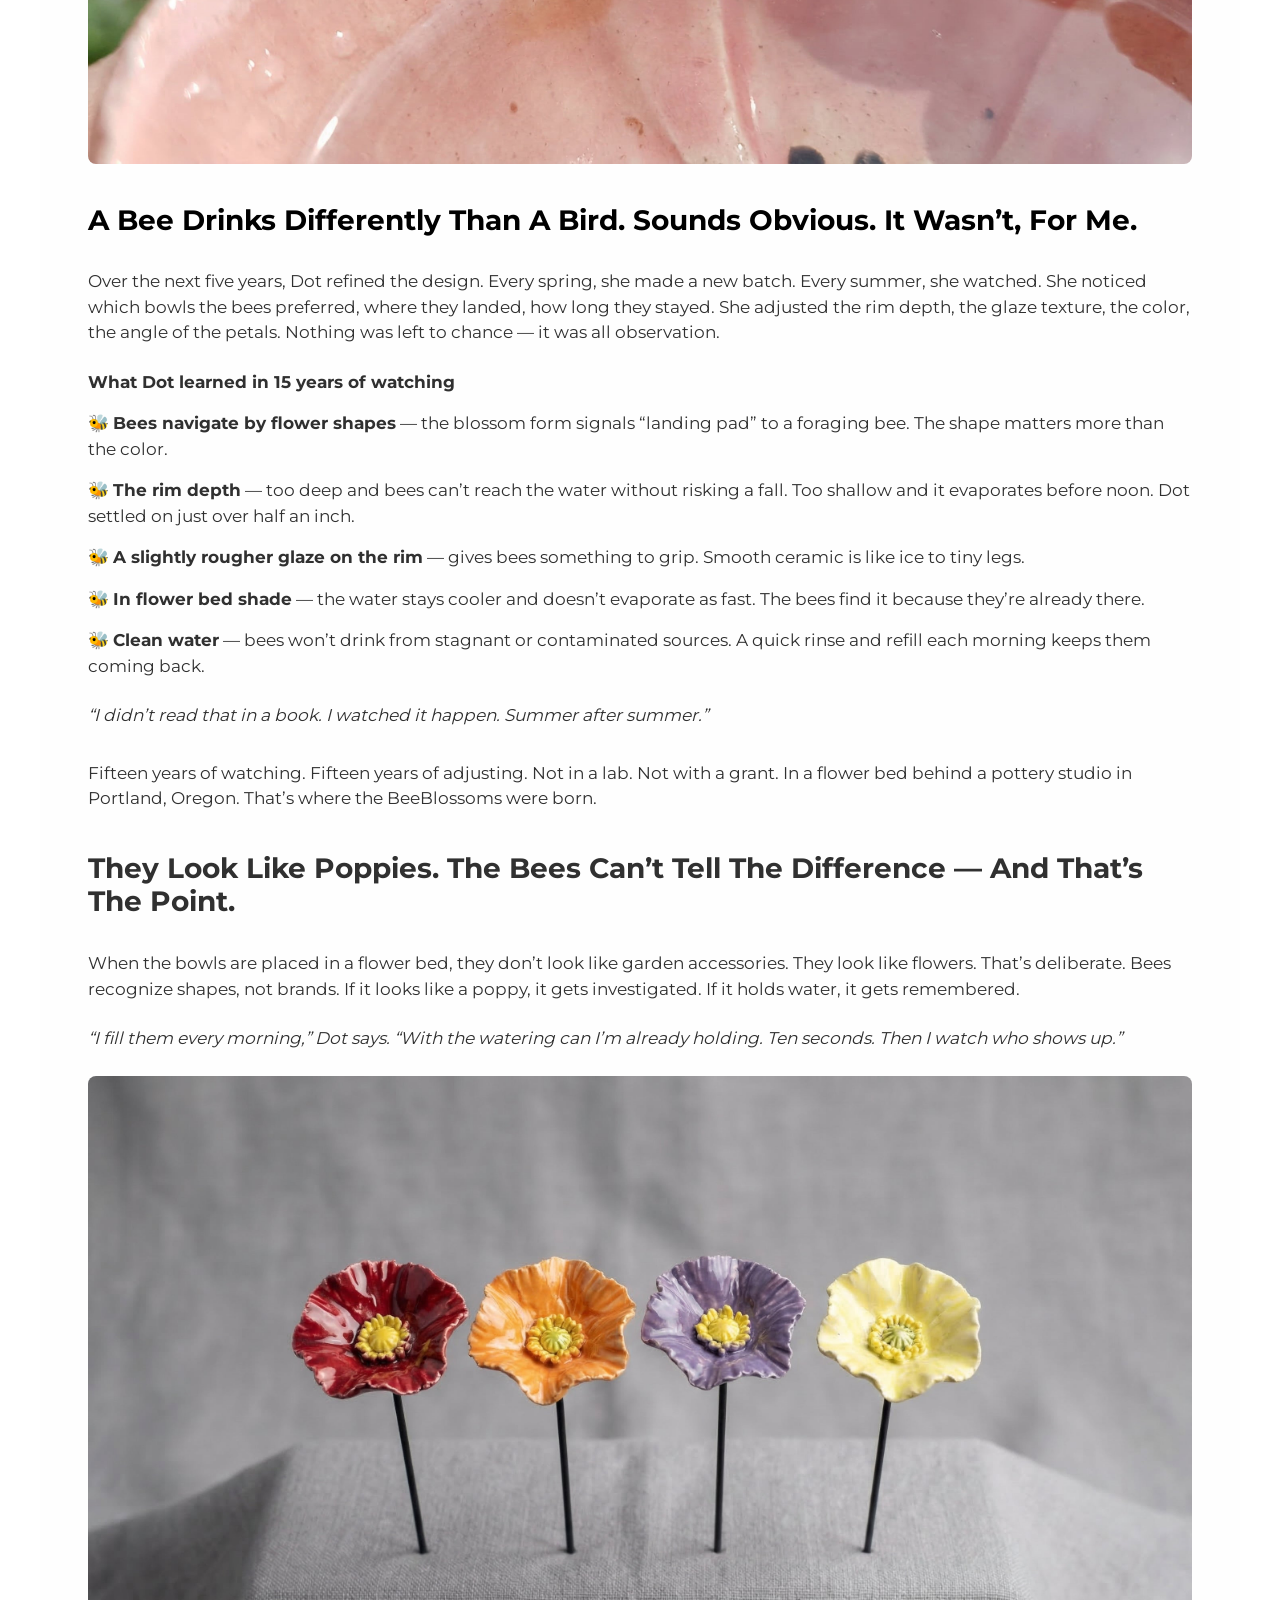
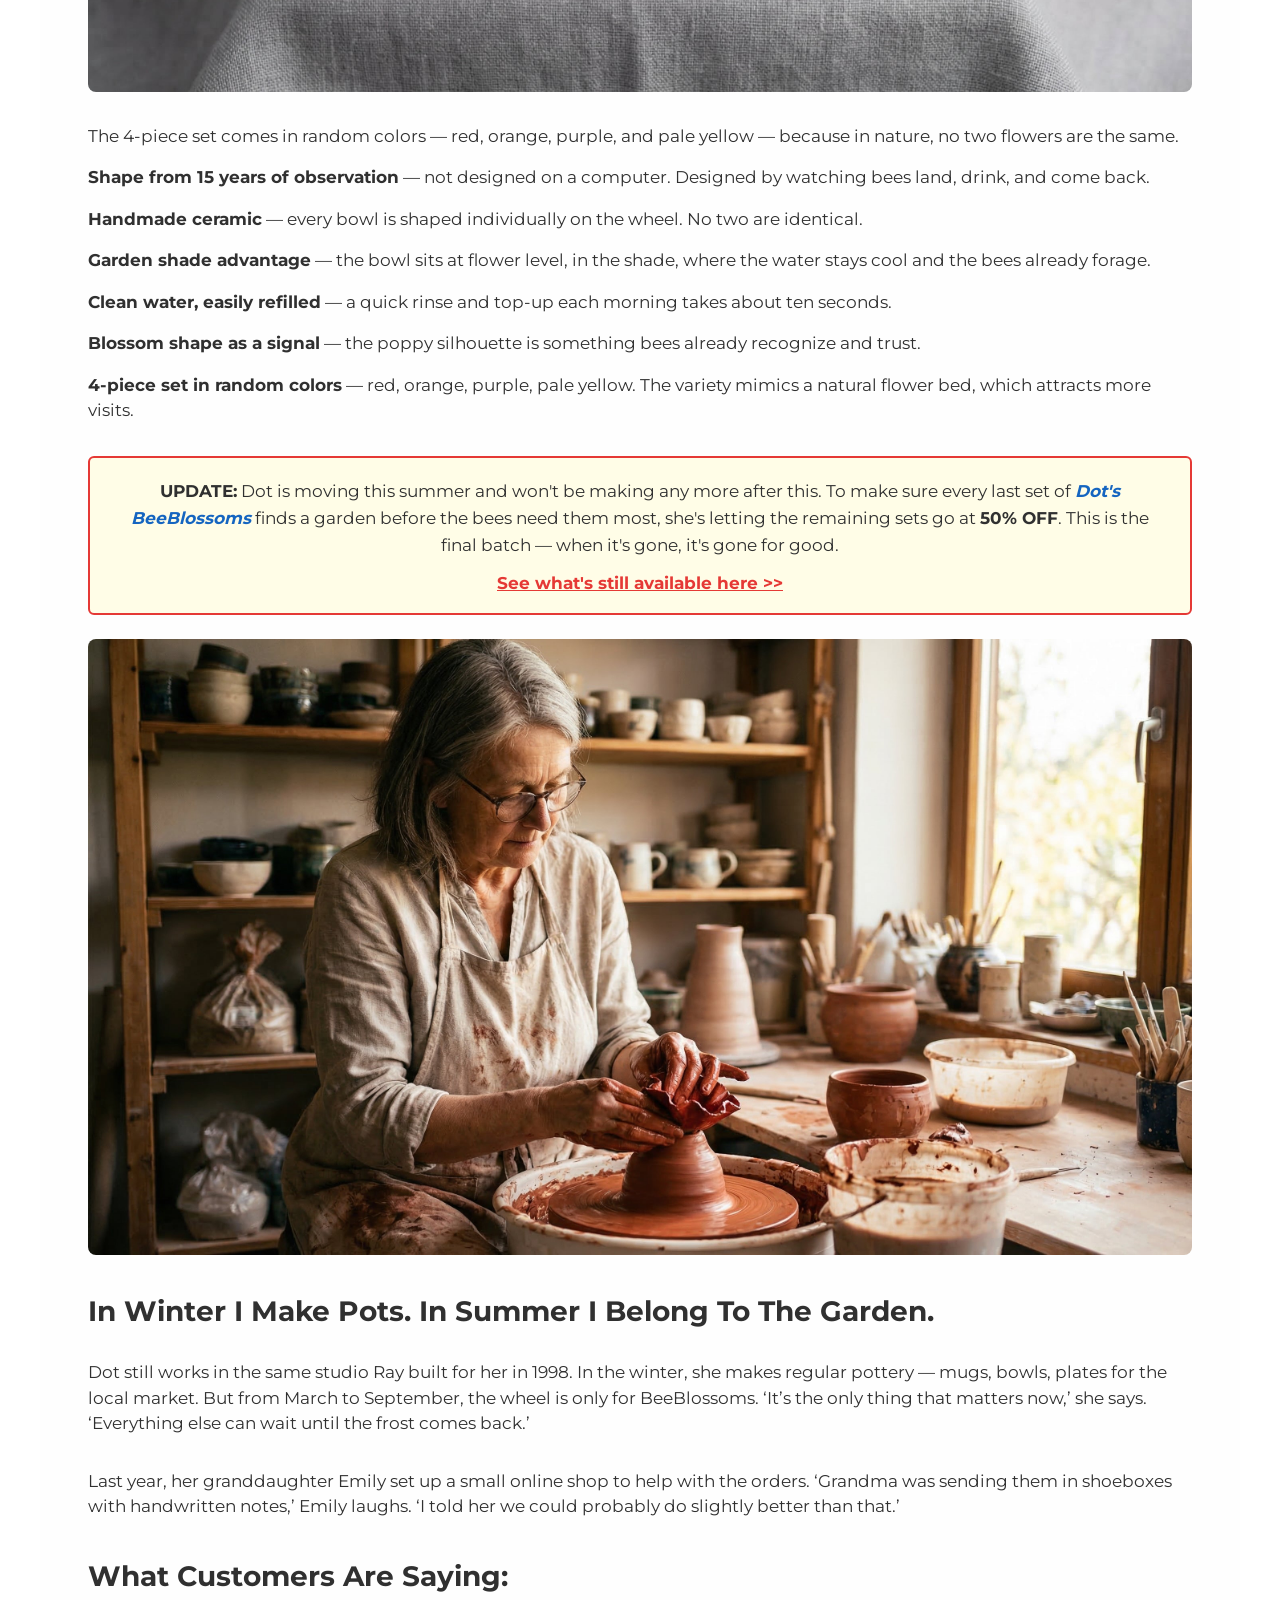
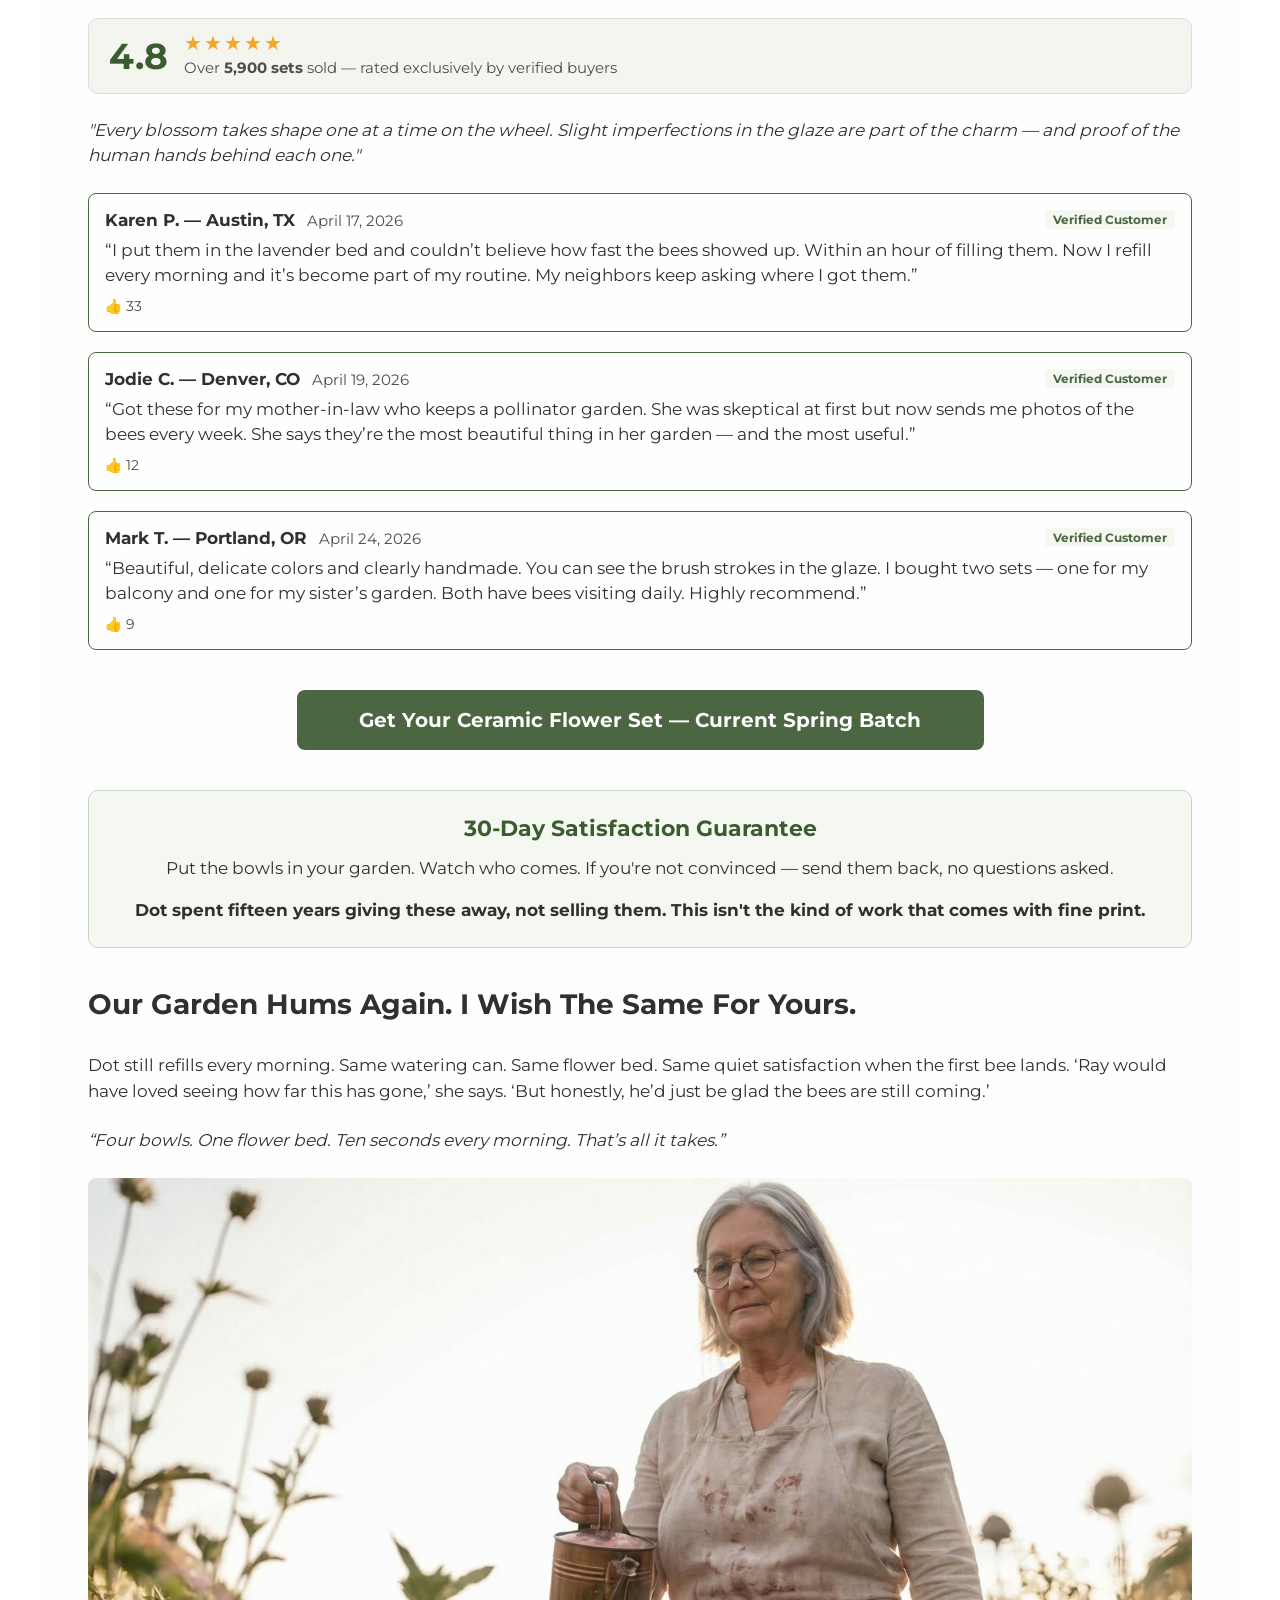
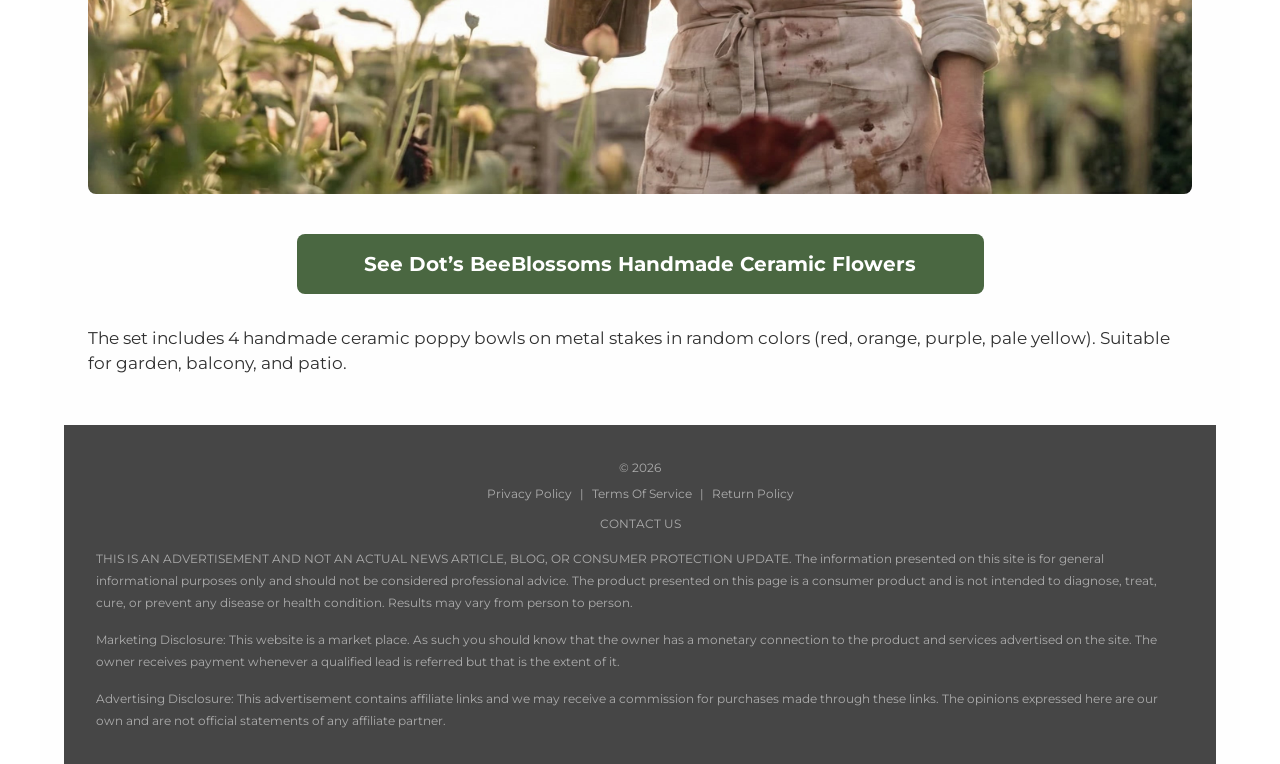
<file: us.html>
<!DOCTYPE html>
<html lang="en">
<head>
  <meta charset="UTF-8" />
  <meta name="viewport" content="width=device-width, initial-scale=1.0" />
  <title>BeeBlossoms - ADV – Bloop</title>
  <!-- ✏️ US: description地名 + 拼写 -->
  <meta name="description" content="Why a potter from Portland, OR has been putting handmade ceramic poppy bowls in her garden for 5 years so the bees still come. Handcrafted ceramic flowers with built-in bee watering stations." />
  <link rel="icon" href="images/favicon.png" />
  <meta property="og:title" content="BeeBlossoms" />
  <meta property="og:image" content="images/hero-portrait.jpg" />
  <link rel="stylesheet" href="css/style.css" />

<!-- MaxConv Tracking Script Base Code-->
<script>!function(w,d,o,n,c){w[o]=w[o]||function(){(w[o].q=w[o].q||[]).push(arguments)};var s=d.createElement(n),t=d.getElementsByTagName(n)[0];s.async=!0;s.defer=!0;s.src="https://track.healthdeepinsight.com/t/t.js";t.parentNode.insertBefore(s,t);}(window,document,"maxconv","script");</script>
<noscript><link rel="stylesheet" href="https://track.healthdeepinsight.com/t/t.css?mc_ns=1" /></noscript>
<!-- End MaxConv Tracking Script Base Code-->

</head>
<body>

  <!-- 1. Advertorial Banner -->
  <div class="banner">
    <p>Advertorial</p>
  </div>

  <!-- 3–18. Main Content -->
  <div class="main">
    <div class="main-inner">

      <!-- 3. Hero Headline Section -->
      <!-- ✏️ US: 地名 Victoria, BC → Portland, OR -->
      <h2 class="hero-headline"><b>
        &ldquo;A puddle on the road isn&rsquo;t enough. Not in this heat.&rdquo;
        &mdash; What a potter from Portland, OR has been putting in her garden for 5
        years so the bees still come.</b>
      </h2>

      <!-- ✏️ US: 地名 -->
      <p class="hero-body">
        What most people don&rsquo;t know: the bees are doing far worse than you
        think &mdash; and one of the main reasons has nothing to do with pesticides.
        A potter from Portland, OR figured that out 5 years ago. Every spring since,
        she puts the same handmade bowls into her flower beds.
      </p>

      <div class="hero-meta">
        <div class="hero-meta-left">
          <img class="hero-meta-avatar" src="images/avatar.jpg" alt="Author avatar" />
          <span>Written by Sarah Collar</span>
        </div>
        <div class="hero-meta-right">
          <span><strong>Date:</strong> <span id="article-date"></span></span>
        </div>
      </div>

      <!-- 4. Hero Image + Caption -->
      <div class="section">
        <img class="hero-image" src="images/hero-portrait.jpg" alt="Dorothy 'Dot' Callaway in her studio" width="917" height="512" />
        <!-- ✏️ US: colour → color -->
        <p class="hero-caption">
          Dorothy &lsquo;Dot&rsquo; Callaway (64) in her studio behind the house. The
          glaze edges are mixed by hand &mdash; every color is slightly different from
          the last batch. &lsquo;That&rsquo;s not a flaw,&rsquo; she says. &lsquo;That&rsquo;s
          proof it was made by a person.&rsquo;
        </p>
      </div>

      <!-- 5. Body Text — Bees Problem -->
      <div class="section">
        <p class="body-text">
          When was the last time you heard real buzzing in the summer? Not a lone wasp
          on a coke can. Real buzzing. A garden alive with movement from one flower to
          the next. Most people assume the bees are still fine &mdash; or that someone
          else is looking after them. The truth is a lot more uncomfortable. Habitat
          loss, climate change, <strong>pesticides and monoculture aren&rsquo;t the only
          problem.</strong> In summer, bees also simply die of thirst &mdash; and it
          happens more often than anyone thinks.
        </p>
      </div>

      <!-- 6. Bee Facts Stats Section -->
      <div class="section">
        <h2 class="stats-heading">What Most People Don&rsquo;t Know &mdash; Bee Facts</h2>

        <div class="stats-grid">
          <!-- ✏️ US: Stat 1 数据换成美国版本 -->
          <div class="stat-card">
            <h3>40%</h3>
            <p>of managed honeybee colonies in the U.S. were lost in 2023 &mdash; the highest rate recorded in over a decade</p>
          </div>
          <!-- ✏️ US: Litres → Liters -->
          <div class="stat-card">
            <h3>2 Liters</h3>
            <p>of water a single hive needs per day in extreme heat &mdash; just to cool the colony</p>
          </div>
          <div class="stat-card">
            <h3>1 In 3</h3>
            <p>bites of food you eat depends on pollination &mdash; mostly by bees</p>
          </div>
          <div class="stat-card">
            <h3>9-10%</h3>
            <p>of bee species are threatened with extinction (with many more lacking data).</p>
          </div>
        </div>
      </div>

      <!-- 7. Body Text — Heat -->
      <div class="section">
        <p class="body-text">
          In extreme heat, bees stop foraging for nectar entirely &mdash; they search
          <strong>only for water.</strong> Everywhere. In rain gutters. On hot asphalt.
          In birdbaths that are too deep for them to drink from safely. Many drown
          trying. Others simply don&rsquo;t find anything and don&rsquo;t make it back
          to the hive.
        </p>
      </div>

      <!-- 8. Section — "He Wanted To Give Me Something That Wouldn't Wilt" -->
      <div class="section">
        <h2 class="section-heading section-heading--black">
          &ldquo;He Wanted To Give Me Something That Wouldn&rsquo;t Wilt&rdquo;
        </h2>

        <!-- ✏️ US: garden centre → garden center -->
        <p class="body-text">
          Dorothy &mdash; everyone calls her Dot &mdash; has been a potter for over 30
          years. Her husband, Ray, kept bees in the garden for most of their marriage.
          When he got sick, he couldn&rsquo;t manage the hives anymore. But he still
          wanted to do something for the bees. <strong>He wanted to give her something
          that wouldn&rsquo;t wilt.</strong> One afternoon, Ray came home from the
          garden center with a bag of cheap plastic flower stakes. &lsquo;Even the bees
          deserve better than that,&rsquo; Dot told him. She went to her studio that
          evening and didn&rsquo;t come out until midnight.
        </p>

        <img class="section-image" src="images/product-context-1.jpg" alt="Handmade ceramic poppy bowls in a flower bed" width="917" height="512" />
      </div>

      <!-- 9. Poppy Bowls + Beekeeper Story -->
      <div class="section">
        <!-- ✏️ US: recognise → recognize -->
        <p class="body-text">
          The next morning, she placed the first poppy bowl into the flower bed &mdash;
          a small ceramic blossom on a metal stake, shallow enough for a bee to land on
          the rim and drink without falling in. Ray had been a beekeeper for decades.
          He knew that bees need water sources near the hive, especially in summer. But
          birdbaths are too deep. Saucers dry out. Puddles evaporate in hours. The bowl
          had to be shallow enough, stable enough, and shaped in a way that a bee would
          recognize it. &lsquo;If it looks like a flower, they&rsquo;ll find it,&rsquo;
          Ray said. That was <strong>the whole point.</strong>
        </p>

        <p class="body-text">
          The next morning, three bees were drinking from it.
        </p>

        <img class="section-image" src="images/product-context-2.jpg" alt="Ceramic poppy bowls attracting bees in the garden" width="917" height="512" />
      </div>

      <!-- 10. Section — "A Bee Drinks Differently Than A Bird" -->
      <div class="section">
        <h2 class="section-heading section-heading--black">
          A Bee Drinks Differently Than A Bird. Sounds Obvious. It Wasn&rsquo;t, For Me.
        </h2>

        <!-- ✏️ US: colour → color -->
        <p class="body-text">
          Over the next five years, Dot refined the design. Every spring, she made a
          new batch. Every summer, she watched. She noticed which bowls the bees
          preferred, where they landed, how long they stayed. She adjusted the rim
          depth, the glaze texture, the color, the angle of the petals. Nothing was
          left to chance &mdash; it was all observation.
        </p>

        <p class="bullet-label">What Dot learned in 15 years of watching</p>

        <ul class="bullet-list">
          <li>
            🐝 <strong>Bees navigate by flower shapes</strong> &mdash; the blossom form
            signals &ldquo;landing pad&rdquo; to a foraging bee. The shape matters more
            than the color.
          </li>
          <!-- ✏️ US: centimetres → inches (1.5cm ≈ just over half an inch) -->
          <li>
            🐝 <strong>The rim depth</strong> &mdash; too deep and bees can&rsquo;t
            reach the water without risking a fall. Too shallow and it evaporates before
            noon. Dot settled on just over half an inch.
          </li>
          <li>
            🐝 <strong>A slightly rougher glaze on the rim</strong> &mdash; gives bees
            something to grip. Smooth ceramic is like ice to tiny legs.
          </li>
          <li>
            🐝 <strong>In flower bed shade</strong> &mdash; the water stays cooler and
            doesn&rsquo;t evaporate as fast. The bees find it because they&rsquo;re
            already there.
          </li>
          <li>
            🐝 <strong>Clean water</strong> &mdash; bees won&rsquo;t drink from stagnant
            or contaminated sources. A quick rinse and refill each morning keeps them
            coming back.
          </li>
        </ul>

        <p class="italic-quote">
          &ldquo;I didn&rsquo;t read that in a book. I watched it happen. Summer after
          summer.&rdquo;
        </p>

        <!-- ✏️ US: 地名 -->
        <p class="body-text">
          Fifteen years of watching. Fifteen years of adjusting. Not in a lab. Not with
          a grant. In a flower bed behind a pottery studio in Portland, Oregon. That&rsquo;s
          where the BeeBlossoms were born.
        </p>
      </div>

      <!-- 11. Section — "They Look Like Poppies" -->
      <div class="section">
        <h2 class="section-heading">
          They Look Like Poppies. The Bees Can&rsquo;t Tell The Difference &mdash;
          And That&rsquo;s The Point.
        </h2>

        <!-- ✏️ US: recognise → recognize -->
        <p class="body-text">
          When the bowls are placed in a flower bed, they don&rsquo;t look like garden
          accessories. They look like flowers. That&rsquo;s deliberate. Bees recognize
          shapes, not brands. If it looks like a poppy, it gets investigated. If it
          holds water, it gets remembered.
        </p>

        <p class="italic-quote">
          &ldquo;I fill them every morning,&rdquo; Dot says. &ldquo;With the watering
          can I&rsquo;m already holding. Ten seconds. Then I watch who shows up.&rdquo;
        </p>

        <img class="section-image" src="images/product-context-3.jpg" alt="BeeBlossoms ceramic poppy bowls in the garden" width="917" height="512" />

        <!-- ✏️ US: colours → colors -->
        <p class="body-text">
          The 4-piece set comes in random colors &mdash; red, orange, purple, and pale
          yellow &mdash; because in nature, no two flowers are the same.
        </p>

        <!-- ✏️ US: recognise → recognize, colours → colors -->
        <ul class="bullet-list">
          <li>
            <strong>Shape from 15 years of observation</strong> &mdash; not designed on
            a computer. Designed by watching bees land, drink, and come back.
          </li>
          <li>
            <strong>Handmade ceramic</strong> &mdash; every bowl is shaped individually
            on the wheel. No two are identical.
          </li>
          <li>
            <strong>Garden shade advantage</strong> &mdash; the bowl sits at flower
            level, in the shade, where the water stays cool and the bees already forage.
          </li>
          <li>
            <strong>Clean water, easily refilled</strong> &mdash; a quick rinse and
            top-up each morning takes about ten seconds.
          </li>
          <li>
            <strong>Blossom shape as a signal</strong> &mdash; the poppy silhouette is
            something bees already recognize and trust.
          </li>
          <li>
            <strong>4-piece set in random colors</strong> &mdash; red, orange, purple,
            pale yellow. The variety mimics a natural flower bed, which attracts more
            visits.
          </li>
        </ul>
      </div>

      <!-- 12. UPDATE / Urgency CTA -->
      <div class="section">
        <div class="update-box">
          <p class="update-box-text">
            <strong>UPDATE:</strong> Dot is moving this summer and won't be making any more after this.
            To make sure every last set of <a class="update-brand-link" href="https://track.healthdeepinsight.com/click" target="_blank" rel="noopener noreferrer">Dot's BeeBlossoms</a>
            finds a garden before the bees need them most, she's letting the remaining sets go at
            <strong>50% OFF</strong>. This is the final batch — when it's gone, it's gone for good.
          </p>
          <a class="update-cta-link" href="https://track.healthdeepinsight.com/click" target="_blank" rel="noopener noreferrer">
            See what's still available here &gt;&gt;
          </a>
        </div>

        <img class="section-image" src="images/product-context-4.jpg" alt="BeeBlossoms final batch product image" width="917" height="512" />
      </div>

      <!-- 13. Section — "In Winter I Make Pots" -->
      <div class="section">
        <h2 class="section-heading">
          In Winter I Make Pots. In Summer I Belong To The Garden.
        </h2>

        <p class="body-text">
          Dot still works in the same studio Ray built for her in 1998. In the winter,
          she makes regular pottery &mdash; mugs, bowls, plates for the local market.
          But from March to September, the wheel is only for BeeBlossoms.
          &lsquo;It&rsquo;s the only thing that matters now,&rsquo; she says.
          &lsquo;Everything else can wait until the frost comes back.&rsquo;
        </p>

        <!-- ✏️ US: neighbours → neighbors -->
        <p class="body-text">
          Last year, her granddaughter Emily set up a small online shop to help with
          the orders. &lsquo;Grandma was sending them in shoeboxes with handwritten
          notes,&rsquo; Emily laughs. &lsquo;I told her we could probably do slightly
          better than that.&rsquo;
        </p>
      </div>

      <!-- 14. Reviews Section -->
      <div class="section">
        <h2 class="section-heading">What Customers Are Saying:</h2>

        <div class="rating-summary">
          <div class="rating-score">
            <span class="rating-number">4.8</span>
            <div class="rating-right">
              <div class="rating-stars-row">★★★★★</div>
              <p class="rating-count">Over <strong>5,900 sets</strong> sold &mdash; rated exclusively by verified buyers</p>
            </div>
          </div>
          <p class="italic-quote">
            "Every blossom takes shape one at a time on the wheel. Slight
            imperfections in the glaze are part of the charm — and proof of the
            human hands behind each one."
          </p>
        </div>

        <!-- ✏️ US: 评论人名加美国城市 + neighbours → neighbors -->
        <div class="review-cards">
          <div class="review-card">
            <div class="review-header">
              <div>
                <span class="review-author">Karen P. &mdash; Austin, TX</span>
                <span class="review-date">April 17, 2026</span>
              </div>
              <span class="review-badge">Verified Customer</span>
            </div>
            <p class="review-body">
              &ldquo;I put them in the lavender bed and couldn&rsquo;t believe how fast
              the bees showed up. Within an hour of filling them. Now I refill every
              morning and it&rsquo;s become part of my routine. My neighbors keep
              asking where I got them.&rdquo;
            </p>
            <div class="review-thumbs">
              <span>&#128077;</span>
              <span>33</span>
            </div>
          </div>

          <div class="review-card">
            <div class="review-header">
              <div>
                <span class="review-author">Jodie C. &mdash; Denver, CO</span>
                <span class="review-date">April 19, 2026</span>
              </div>
              <span class="review-badge">Verified Customer</span>
            </div>
            <p class="review-body">
              &ldquo;Got these for my mother-in-law who keeps a pollinator garden. She
              was skeptical at first but now sends me photos of the bees every week. She
              says they&rsquo;re the most beautiful thing in her garden &mdash; and the
              most useful.&rdquo;
            </p>
            <div class="review-thumbs">
              <span>&#128077;</span>
              <span>12</span>
            </div>
          </div>

          <!-- ✏️ US: colours → colors -->
          <div class="review-card">
            <div class="review-header">
              <div>
                <span class="review-author">Mark T. &mdash; Portland, OR</span>
                <span class="review-date">April 24, 2026</span>
              </div>
              <span class="review-badge">Verified Customer</span>
            </div>
            <p class="review-body">
              &ldquo;Beautiful, delicate colors and clearly handmade. You can see the
              brush strokes in the glaze. I bought two sets &mdash; one for my balcony
              and one for my sister&rsquo;s garden. Both have bees visiting daily.
              Highly recommend.&rdquo;
            </p>
            <div class="review-thumbs">
              <span>&#128077;</span>
              <span>9</span>
            </div>
          </div>
        </div>
      </div>

      <!-- 15. CTA Button -->
      <div class="section">
        <div class="cta-wrapper">
          <a class="cta-button" href="https://track.healthdeepinsight.com/click" target="_blank" rel="noopener noreferrer">
            Get Your Ceramic Flower Set &mdash; Current Spring Batch
          </a>
        </div>
      </div>

      <!-- 16. Guarantee Section -->
      <div class="section">
        <div class="guarantee-box">
          <h3 class="guarantee-title">30-Day Satisfaction Guarantee</h3>
          <p class="guarantee-body">
            Put the bowls in your garden. Watch who comes. If you're not convinced — send them back, no questions asked.
          </p>
          <p class="guarantee-bold">
            Dot spent fifteen years giving these away, not selling them. This isn't the kind of work that comes with fine print.
          </p>
        </div>
      </div>

      <!-- 17. Closing Section -->
      <div class="section">
        <h2 class="section-heading">
          Our Garden Hums Again. I Wish The Same For Yours.
        </h2>

        <p class="body-text">
          Dot still refills every morning. Same watering can. Same flower bed. Same
          quiet satisfaction when the first bee lands. &lsquo;Ray would have loved
          seeing how far this has gone,&rsquo; she says. &lsquo;But honestly,
          he&rsquo;d just be glad the bees are still coming.&rsquo;
        </p>

        <p class="italic-quote">
          &ldquo;Four bowls. One flower bed. Ten seconds every morning. That&rsquo;s
          all it takes.&rdquo;
        </p>

        <img class="section-image" src="images/closing-image.jpg" alt="BeeBlossoms in a summer garden" width="917" height="512" />

        <div class="cta-wrapper">
          <a class="cta-button" href="https://track.healthdeepinsight.com/click" target="_blank" rel="noopener noreferrer">
            See Dot&rsquo;s BeeBlossoms Handmade Ceramic Flowers
          </a>
        </div>
      </div>

      <!-- 18. Product Description -->
      <!-- ✏️ US: colours → colors, Canada → the U.S. -->
      <div class="section">
        <p class="product-desc">
          The set includes 4 handmade ceramic poppy bowls on metal stakes in random
          colors (red, orange, purple, pale yellow). Suitable for garden, balcony, and
          patio. 
        </p>
      </div>

      <!-- 19. Footer -->
      <footer class="footer">
        <div class="footer-inner">
          <p class="footer-copy">&copy; 2026 </p>
          <div class="footer-links">
            <a href="https://track.healthdeepinsight.com/click" target="_blank" rel="noopener noreferrer">Privacy Policy</a>
            <span>|</span>
            <a href="https://track.healthdeepinsight.com/click" target="_blank" rel="noopener noreferrer">Terms Of Service</a>
            <span>|</span>
            <a href="https://track.healthdeepinsight.com/click" target="_blank" rel="noopener noreferrer">Return Policy</a>
          </div>
          <div class="footer-contact">
            <a href="https://track.healthdeepinsight.com/click" target="_blank" rel="noopener noreferrer">CONTACT US</a>
          </div>
          <p class="footer-disclaimer">
            THIS IS AN ADVERTISEMENT AND NOT AN ACTUAL NEWS ARTICLE, BLOG, OR CONSUMER
            PROTECTION UPDATE. The information presented on this site is for general
            informational purposes only and should not be considered professional advice.
            The product presented on this page is a consumer product and is not intended
            to diagnose, treat, cure, or prevent any disease or health condition. Results
            may vary from person to person.
          </p>
          <p class="footer-disclaimer">
            Marketing Disclosure: This website is a market place. As such you should know
            that the owner has a monetary connection to the product and services advertised
            on the site. The owner receives payment whenever a qualified lead is referred
            but that is the extent of it.
          </p>
          <p class="footer-disclaimer">
            Advertising Disclosure: This advertisement contains affiliate links and we may
            receive a commission for purchases made through these links. The opinions
            expressed here are our own and are not official statements of any affiliate
            partner.
          </p>
        </div>
      </footer>
    </div>
  </div>

  <!-- Floating Bottom CTA -->
  <div class="floating-cta" id="floating-cta">
    <a href="https://track.healthdeepinsight.com/click" target="_blank" rel="noopener noreferrer">
      Check Availability &amp; Claim Your 50% Off
    </a>
  </div>

  <script src="js/main.js"></script>
</body>
</html>
</file>
<file: css/style.css>
/* ===== Fonts ===== */
@font-face {
  font-family: 'Montserrat';
  src: url('montserrat-400.woff2') format('woff2');
  font-weight: 400;
  font-style: normal;
  font-display: swap;
}
@font-face {
  font-family: 'Montserrat';
  src: url('montserrat-500.woff2') format('woff2');
  font-weight: 500;
  font-style: normal;
  font-display: swap;
}
@font-face {
  font-family: 'Montserrat';
  src: url('montserrat-600.woff2') format('woff2');
  font-weight: 600;
  font-style: normal;
  font-display: swap;
}
@font-face {
  font-family: 'Montserrat';
  src: url('montserrat-700.woff2') format('woff2');
  font-weight: 700;
  font-style: normal;
  font-display: swap;
}

/* ===== Reset ===== */
*, *::before, *::after {
  margin: 0;
  padding: 0;
  box-sizing: border-box;
}

html, body {
  height: 100%;
}

body {
  display: flex;
  flex-direction: column;
  min-height: 100%;
  font-family: 'Montserrat', sans-serif;
  -webkit-font-smoothing: antialiased;
  -moz-osx-font-smoothing: grayscale;
}

img {
  display: block;
  max-width: 100%;
  height: auto;
}

a {
  text-decoration: none;
  color: inherit;
}

ul {
  list-style: none;
}

/* ===== 1. Advertorial Banner ===== */
.banner {
  width: 100%;
  background-color: #242424;
  padding: 12px 0;
}
.banner p {
  text-align: center;
  font-size: 14px;
  line-height: 25.2px;
  color: rgb(195, 192, 195);
}

/* ===== 2. Nav / Breadcrumb ===== */
.nav {
  width: 100%;
  background-color: #fff;
  padding: 10px 12px;
}
@media (min-width: 768px) {
  .nav { padding: 10px 24px; }
}
.nav-inner {
  display: flex;
  align-items: center;
  gap: 12px;
}
.nav-avatar {
  width: 46px;
  height: 46px;
  border-radius: 4px;
  object-fit: cover;
}
.nav-link {
  font-size: 12px;
  color: rgb(77, 77, 77);
}
.nav-link:hover {
  text-decoration: underline;
}

/* ===== 3-18. Main Content ===== */
.main {
  max-width: 1200px;
  margin: 0 auto;
  background-color: #FEFEFE;
}
.main-inner {
  padding: 10px 12px 32px;
}
@media (min-width: 768px) {
  .main-inner { padding: 10px 24px 0; }
}

/* ===== 3. Hero Headline ===== */
.hero-headline {
  text-align: left;
  font-size: 24px;
  line-height: 31.2px;
  font-weight: 400;
  color: #303030;
}
@media (min-width: 768px) {
  .hero-headline { font-size: 32px; line-height: 38.4px; }
}

.hero-body {
  margin-top: 16px;
  text-align: left;
  font-size: 16px;
  line-height: 24px;
  color: #303030;
}
@media (min-width: 768px) {
  .hero-body { font-size: 17px; line-height: 25.5px; }
}
.hero-meta {
  margin-top: 24px;
  padding: 14px 0;
  border-top: 1px solid #ddd;
  border-bottom: 1px solid #ddd;
  display: flex;
  align-items: center;
  justify-content: space-between;
  gap: 12px;
}

.hero-meta-left {
  display: flex;
  align-items: center;
  gap: 10px;
  font-size: 15px;
  line-height: 22px;
  color: rgb(77, 77, 77);
}

.hero-meta-avatar {
  width: 36px;
  height: 36px;
  border-radius: 50%;
  object-fit: cover;
  flex-shrink: 0;
}

.hero-meta-right {
  font-size: 15px;
  line-height: 22px;
  color: rgb(77, 77, 77);
  white-space: nowrap;
}


/* ===== Shared section padding ===== */
.section {
  padding-left: 12px;
  padding-right: 12px;
}
@media (min-width: 768px) {
  .section { padding-left: 24px; padding-right: 24px; }
}

/* ===== 4. Hero Image + Caption ===== */
.hero-image {
  width: 100%;
  border-radius: 8px;
}
.hero-caption {
  margin-top: 12px;
  text-align: left;
  font-size: 15px;
  font-style: italic;
  line-height: 25.5px;
  color: #303030;
}

/* ===== Body text ===== */
.body-text {
  margin-top: 32px;
  text-align: left;
  font-size: 16px;
  line-height: 24px;
  color: #303030;
}
@media (min-width: 768px) {
  .body-text { font-size: 17px; line-height: 25.5px; }
}

.body-text-bold {
  font-weight: 700;
}

/* ===== 6. Stats Section ===== */
.stats-heading {
  margin-top: 40px;
  text-align: center;
  font-size: 24px;
  line-height: 31.2px;
  font-weight: 700;
  text-transform: capitalize;
  color: #303030;
}
@media (min-width: 768px) {
  .stats-heading { font-size: 28px; line-height: 33.6px; }
}

.stats-grid {
  margin-top: 24px;
  display: grid;
  grid-template-columns: 1fr;
  gap: 24px;
}
@media (min-width: 768px) {
  .stats-grid { grid-template-columns: 1fr 1fr; }
}

.stat-card {
  border-radius: 8px;
  background-color: #F5F8F0;
  padding: 16px;
}
.stat-card h3 {
  text-align: center;
  font-size: 28px;
  font-weight: 700;
  line-height: 33.6px;
  color: #303030;
}
.stat-card p {
  text-align: center;
  font-size: 17px;
  line-height: 25.5px;
  color: #303030;
}

/* ===== Section Heading ===== */
.section-heading {
  margin-top: 40px;
  text-align: left;
  font-size: 24px;
  line-height: 31.2px;
  font-weight: 700;
  text-transform: capitalize;
  color: #303030;
}
.section-heading--black {
  color: #000;
}
@media (min-width: 768px) {
  .section-heading { font-size: 28px; line-height: 33.6px; }
}

.section-image {
  margin-top: 24px;
  width: 100%;
  border-radius: 8px;
}

/* ===== Bullet List ===== */
.bullet-list {
  margin-top: 16px;
  display: flex;
  flex-direction: column;
  gap: 16px;
}
.bullet-list li {
  text-align: left;
  font-size: 16px;
  line-height: 24px;
  color: #303030;
}
@media (min-width: 768px) {
  .bullet-list li { font-size: 17px; line-height: 25.5px; }
}

.bullet-label {
  margin-top: 24px;
  text-align: left;
  font-size: 17px;
  font-weight: 700;
  line-height: 25.5px;
  color: #303030;
}

.italic-quote {
  margin-top: 24px;
  text-align: left;
  font-size: 17px;
  font-style: italic;
  line-height: 25.5px;
  color: #303030;
}

/* ===== CTA Button ===== */
.cta-wrapper {
  margin-top: 40px;
  display: flex;
  justify-content: center;
}
.cta-button {
  display: block;
  width: 100%;
  border-radius: 8px;
  background-color: rgb(74, 103, 65);
  padding: 12px 24px;
  text-align: center;
  font-size: 20px;
  font-weight: 700;
  text-transform: capitalize;
  line-height: 36px;
  color: #fff;
  border: none;
  cursor: pointer;
}
@media (min-width: 768px) {
  .cta-button { width: 687px; }
}
.cta-button:hover {
  opacity: 0.9;
}

/* ===== CTA text link ===== */
.cta-link {
  color: #303030;
  text-decoration: underline;
}
.cta-link:hover {
  color: #4A6741;
}

/* ===== 14. Reviews Section ===== */
.rating-summary {
  margin-top: 24px;
}

.rating-score {
  display: flex;
  align-items: center;
  gap: 16px;
  background-color: #f5f5f0;
  border: 1px solid #ddd;
  border-radius: 10px;
  padding: 14px 20px;
}

.rating-number {
  font-size: 36px;
  font-weight: 700;
  color: #3a5c2e;
  line-height: 1;
  flex-shrink: 0;
}

.rating-right {
  display: flex;
  flex-direction: column;
  gap: 4px;
}

.rating-stars-row {
  font-size: 20px;
  color: #f5a623;
  line-height: 1;
  letter-spacing: 2px;
}

.rating-count {
  font-size: 15px;
  line-height: 22px;
  color: rgb(77, 77, 77);
}


.review-cards {
  margin-top: 24px;
  display: flex;
  flex-direction: column;
  gap: 20px;
}
.review-card {
  border-radius: 8px;
  border: 1px solid #4A6741;
  padding: 16px;
}
.review-header {
  display: flex;
  align-items: center;
  justify-content: space-between;
}
.review-author {
  font-size: 17px;
  font-weight: 700;
  color: #303030;
}
.review-date {
  font-size: 15px;
  color: rgb(77, 77, 77);
  margin-left: 8px;
}
.review-badge {
  border-radius: 4px;
  background-color: #F5F8F0;
  padding: 2px 8px;
  font-size: 12px;
  font-weight: 700;
  color: #4A6741;
}
.review-body {
  margin-top: 8px;
  text-align: left;
  font-size: 17px;
  line-height: 25.5px;
  color: #303030;
}
.review-thumbs {
  margin-top: 8px;
  display: flex;
  align-items: center;
  gap: 4px;
  font-size: 14px;
  color: rgb(77, 77, 77);
}

/* ===== 16. Guarantee ===== */
.guarantee-box {
  margin-top: 40px;
  background-color: #f5f8f0;
  border: 1px solid #c8d8c0;
  border-radius: 10px;
  padding: 24px 28px;
  text-align: center;
}

.guarantee-title {
  font-size: 20px;
  font-weight: 700;
  line-height: 28px;
  color: #3a5c2e;
  margin-bottom: 12px;
}
@media (min-width: 768px) {
  .guarantee-title { font-size: 22px; }
}

.guarantee-body {
  font-size: 16px;
  line-height: 25px;
  color: #303030;
  margin-bottom: 16px;
}
@media (min-width: 768px) {
  .guarantee-body { font-size: 17px; line-height: 26px; }
}

.guarantee-bold {
  font-size: 16px;
  font-weight: 700;
  line-height: 25px;
  color: #303030;
}
@media (min-width: 768px) {
  .guarantee-bold { font-size: 17px; line-height: 26px; }
}


/* ===== 18. Product Description ===== */
.product-desc {
  margin-top: 32px;
  text-align: left;
  font-size: 16px;
  line-height: 24px;
  color: #303030;
}
@media (min-width: 768px) {
  .product-desc { font-size: 17px; line-height: 25.5px; }
}

/* ===== 19. Footer ===== */
.footer {
  margin-top: 48px;
  width: 100%;
  background-color: #464646;
  padding: 32px 16px;
}
@media (min-width: 768px) {
  .footer { padding: 32px; }
}
.footer-inner {
  text-align: center;
}
.footer-copy {
  font-size: 12px;
  line-height: 21.6px;
  color: rgb(172, 172, 172);
}
.footer-links {
  margin-top: 8px;
  display: flex;
  align-items: center;
  justify-content: center;
  gap: 8px;
}
.footer-links a {
  font-size: 12px;
  color: rgb(172, 172, 172);
}
.footer-links a:hover {
  text-decoration: underline;
}
.footer-links span {
  font-size: 12px;
  color: rgb(172, 172, 172);
}
.footer-contact {
  margin-top: 12px;
}
.footer-contact a {
  font-size: 12px;
  color: rgb(172, 172, 172);
}
.footer-contact a:hover {
  text-decoration: underline;
}
.footer-disclaimer {
  margin-top: 16px;
  text-align: left;
  font-size: 12px;
  line-height: 21.6px;
  color: rgb(172, 172, 172);
}

/* ===== Floating Bottom CTA ===== */
.floating-cta {
  position: fixed;
  bottom: 0;
  left: 0;
  right: 0;
  z-index: 100;
  background-color: #fff;
  padding: 12px 16px;
  box-shadow: 0 -2px 10px rgba(0, 0, 0, 0.12);
  text-align: center;
  opacity: 0;
  transform: translateY(100%);
  transition: opacity 0.35s ease, transform 0.35s ease;
  pointer-events: none;
}
.floating-cta.visible {
  opacity: 1;
  transform: translateY(0);
  pointer-events: auto;
}
.floating-cta a {
  display: block;
  width: 100%;
  max-width: 687px;
  margin: 0 auto;
  border-radius: 8px;
  background-color: rgb(74, 103, 65);
  padding: 12px 24px;
  text-align: center;
  font-size: 18px;
  font-weight: 700;
  text-transform: capitalize;
  line-height: 30px;
  color: #fff;
  cursor: pointer;
}
.floating-cta a:hover {
  opacity: 0.9;
}

/* ===== UPDATE Box (Section 12) ===== */
.update-box {
  margin-top: 32px;
  background-color: #fffde7;
  border: 2px solid #e53935;
  border-radius: 6px;
  padding: 20px 24px;
  text-align: center;
}

.update-box-text {
  font-size: 16px;
  line-height: 26px;
  color: #303030;
}
@media (min-width: 768px) {
  .update-box-text { font-size: 17px; line-height: 27px; }
}

.update-brand-link {
  color: #1565c0;
  font-weight: 700;
  font-style: italic;
  text-decoration: none;
}
.update-brand-link:hover {
  text-decoration: underline;
}

.update-cta-link {
  display: block;
  margin-top: 14px;
  font-size: 16px;
  font-weight: 700;
  color: #e53935;
  text-decoration: underline;
  text-align: center;
}
@media (min-width: 768px) {
  .update-cta-link { font-size: 17px; }
}
.update-cta-link:hover {
  color: #b71c1c;
}
</file>
